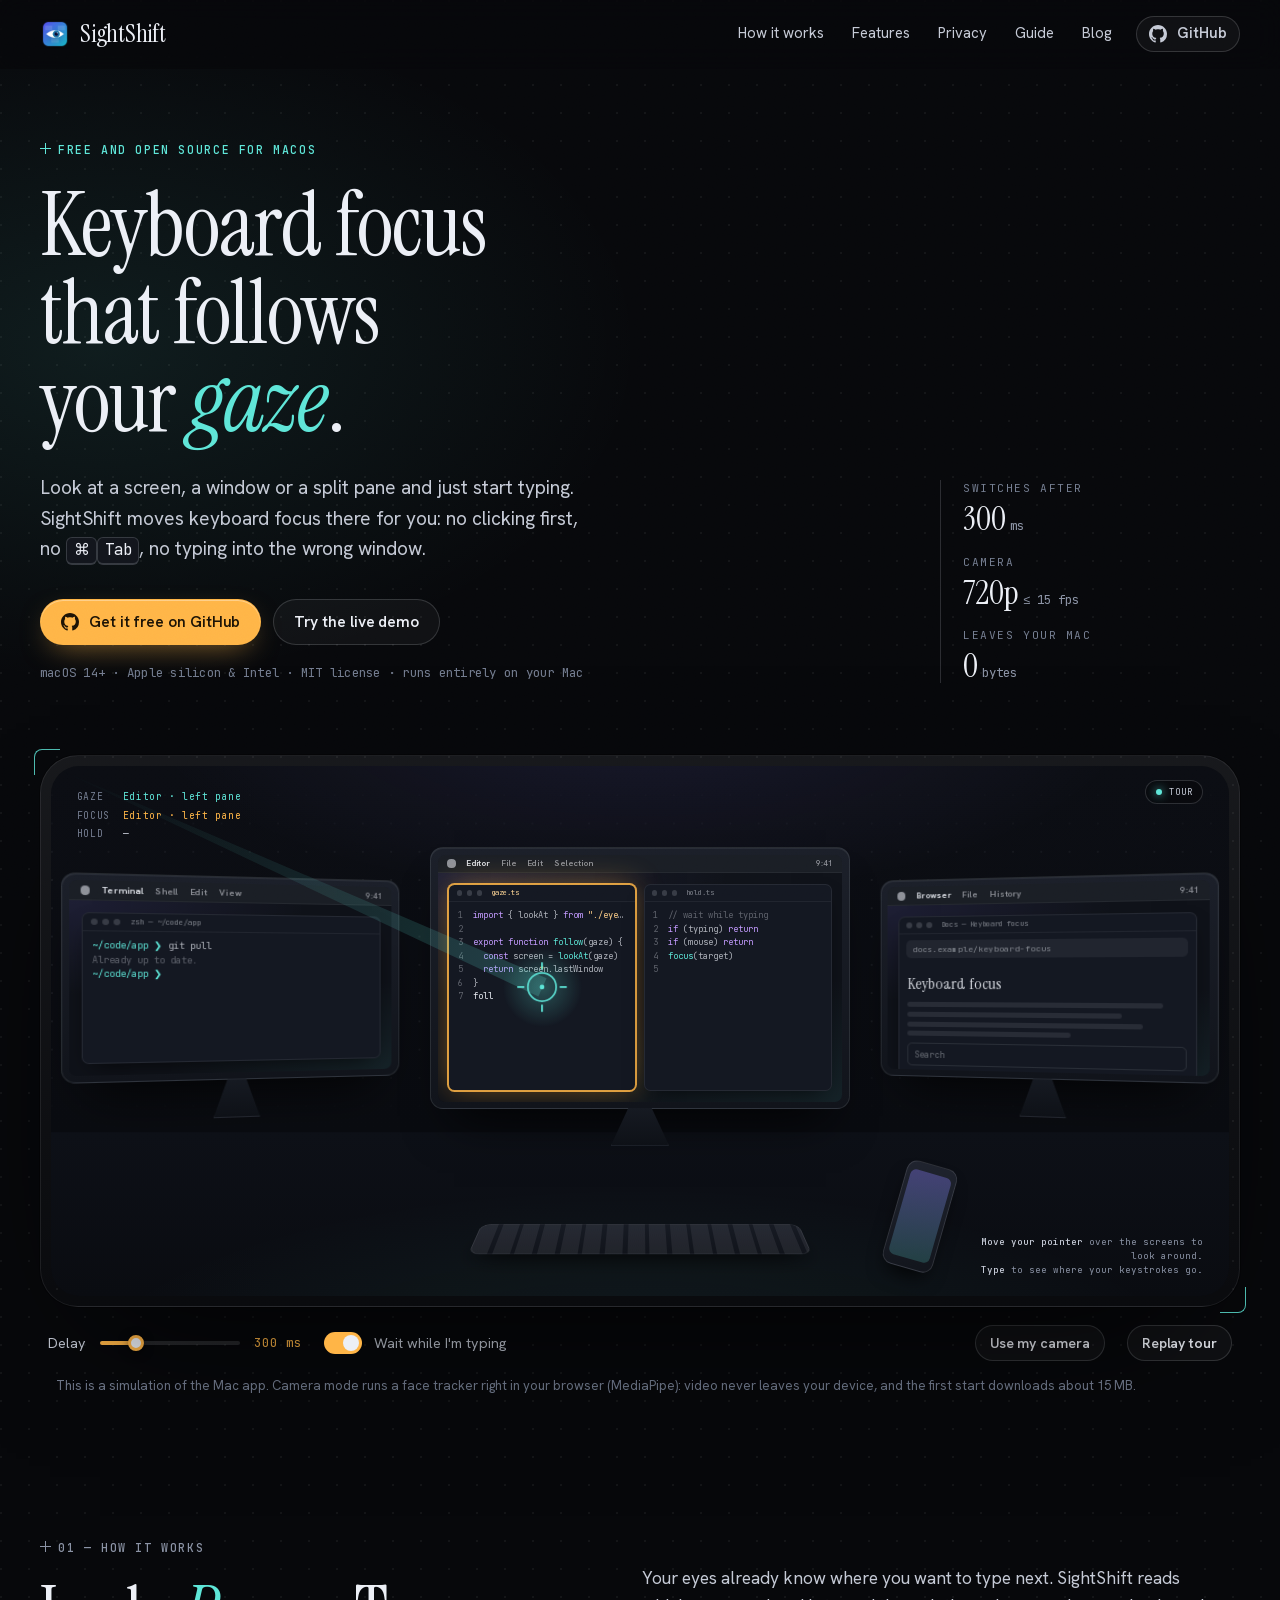
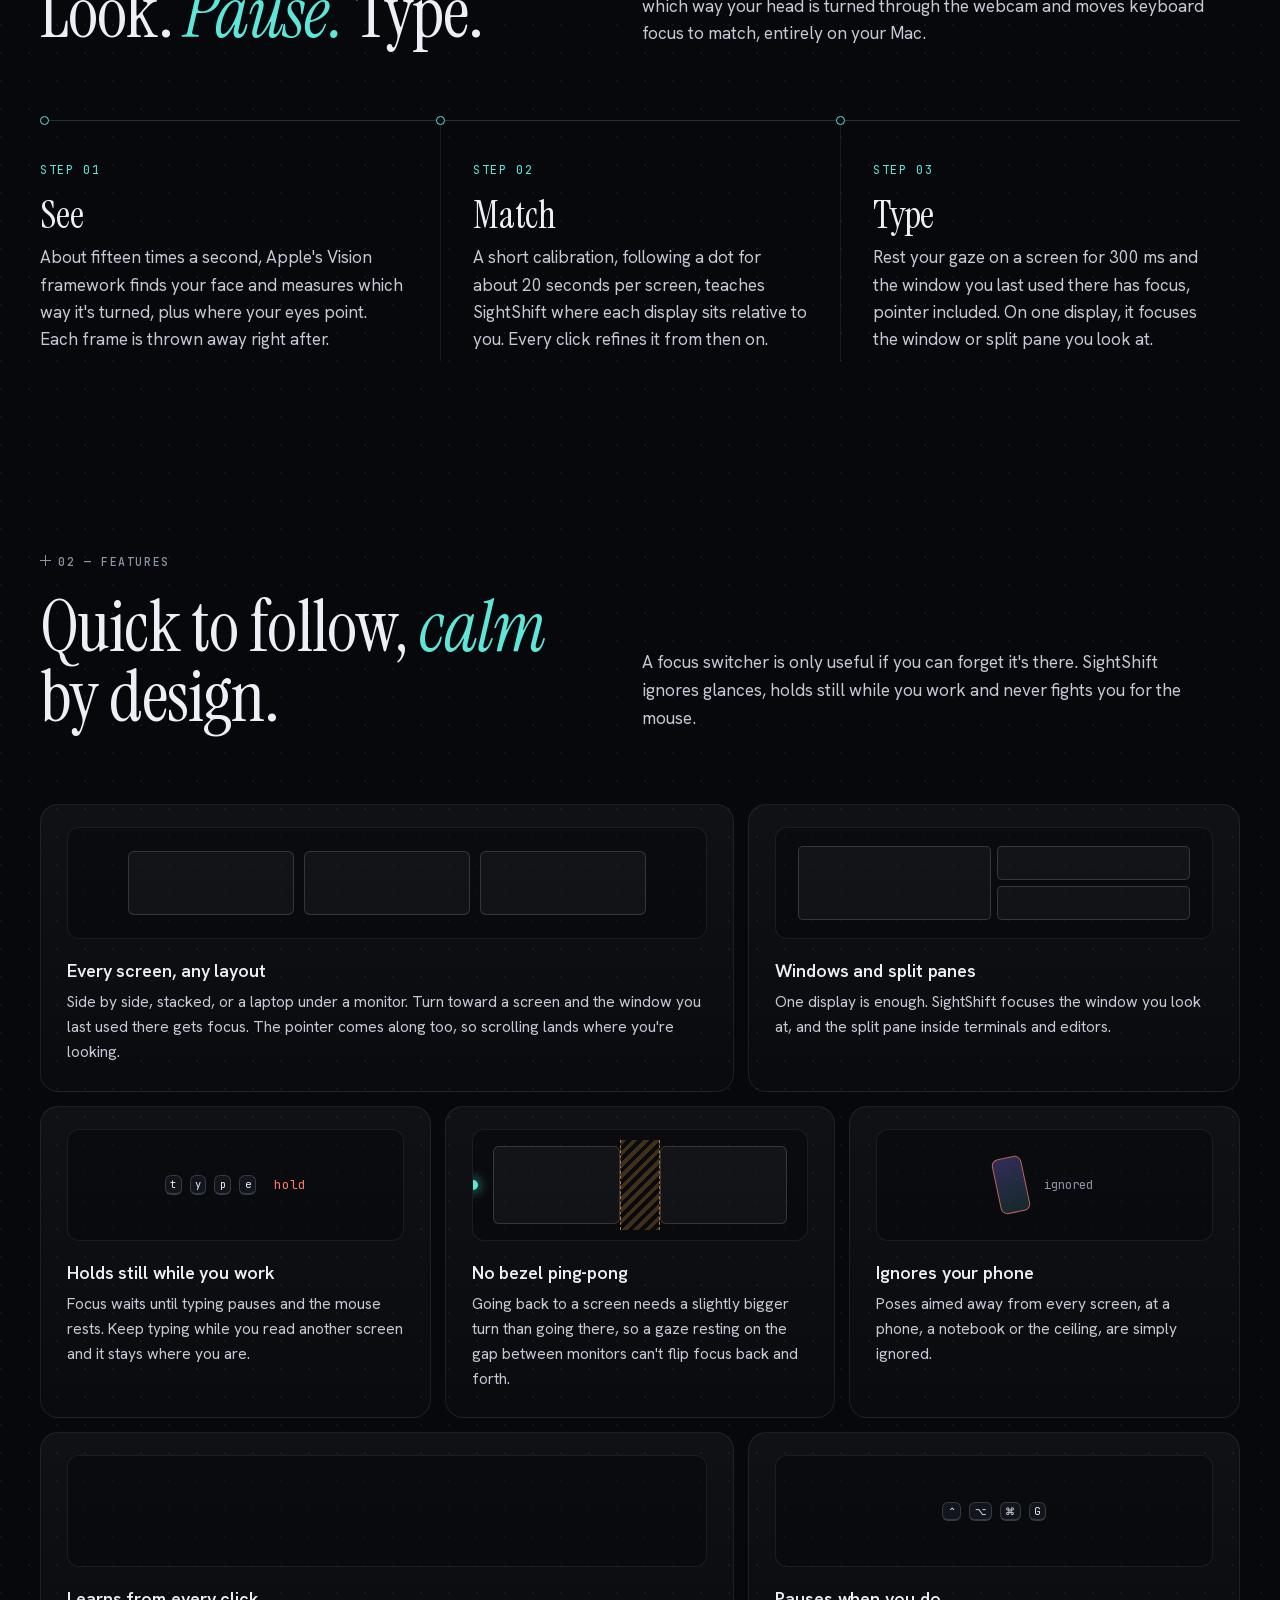
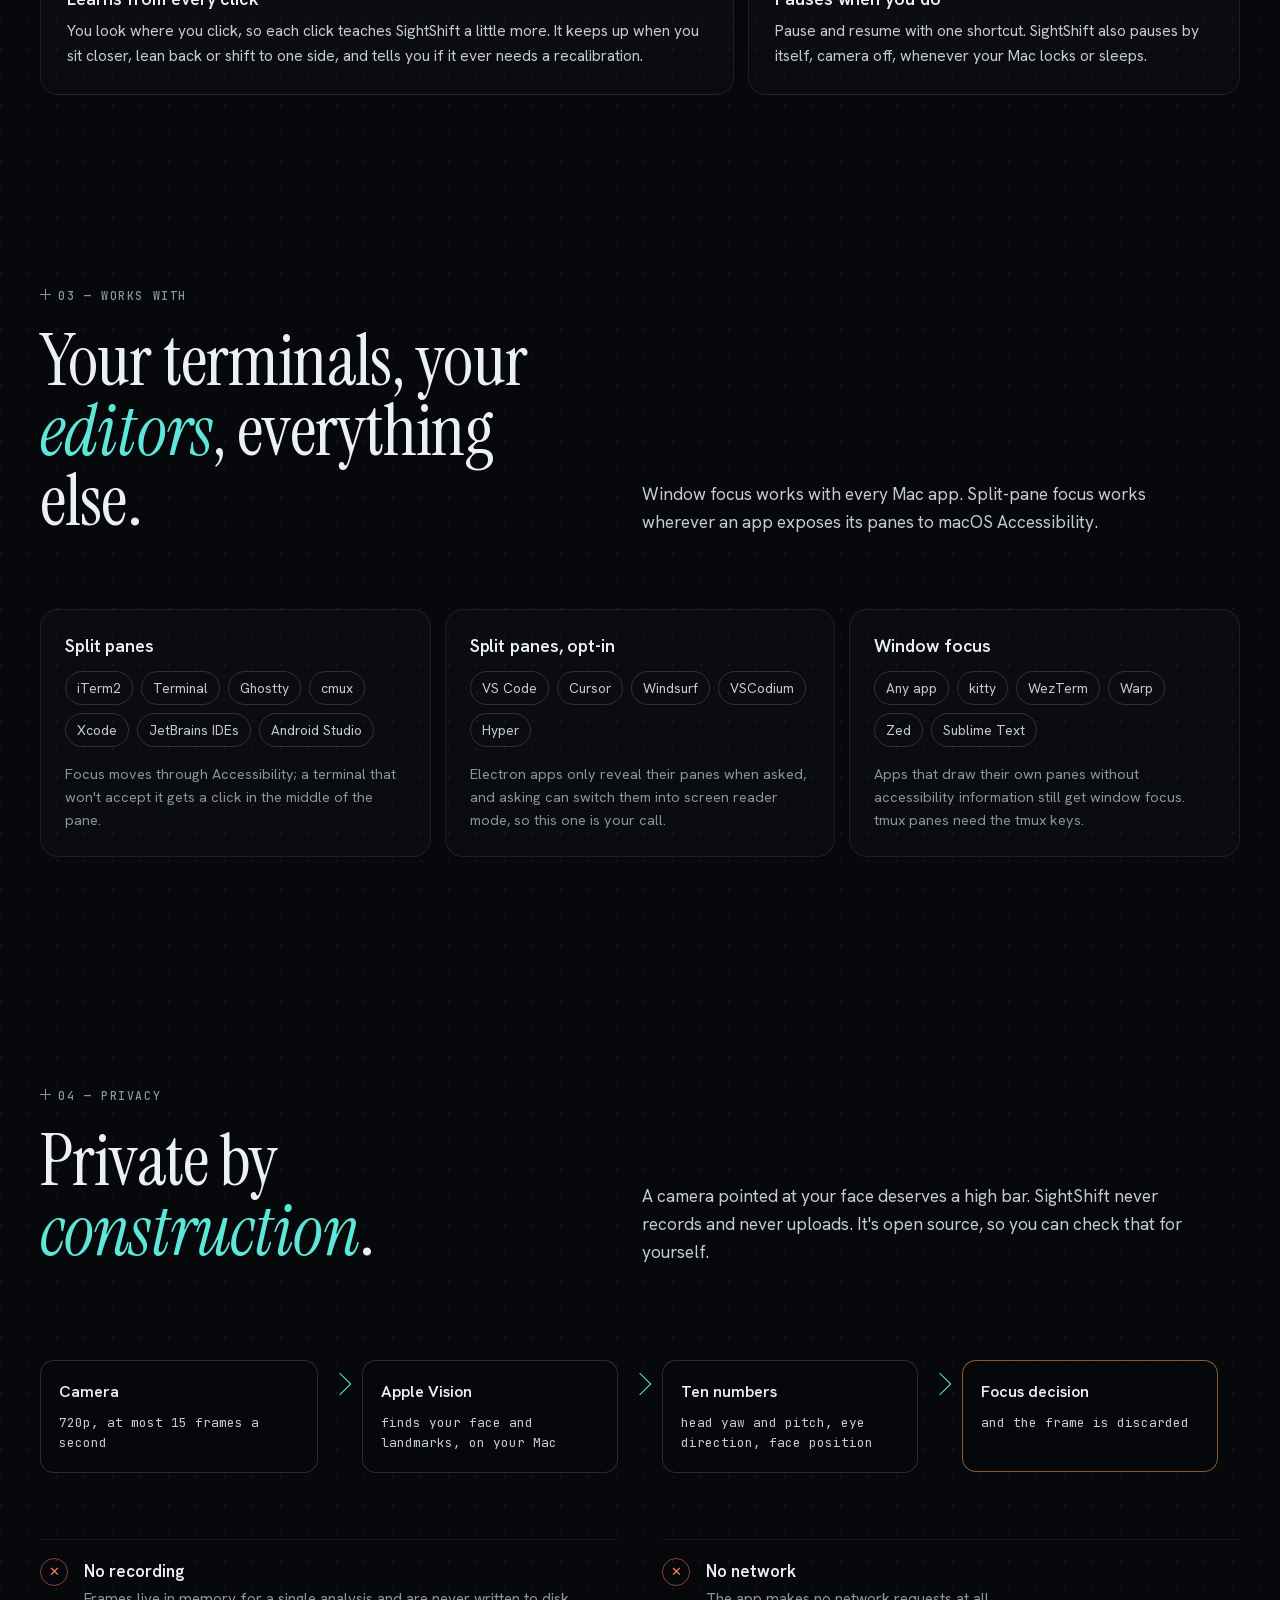
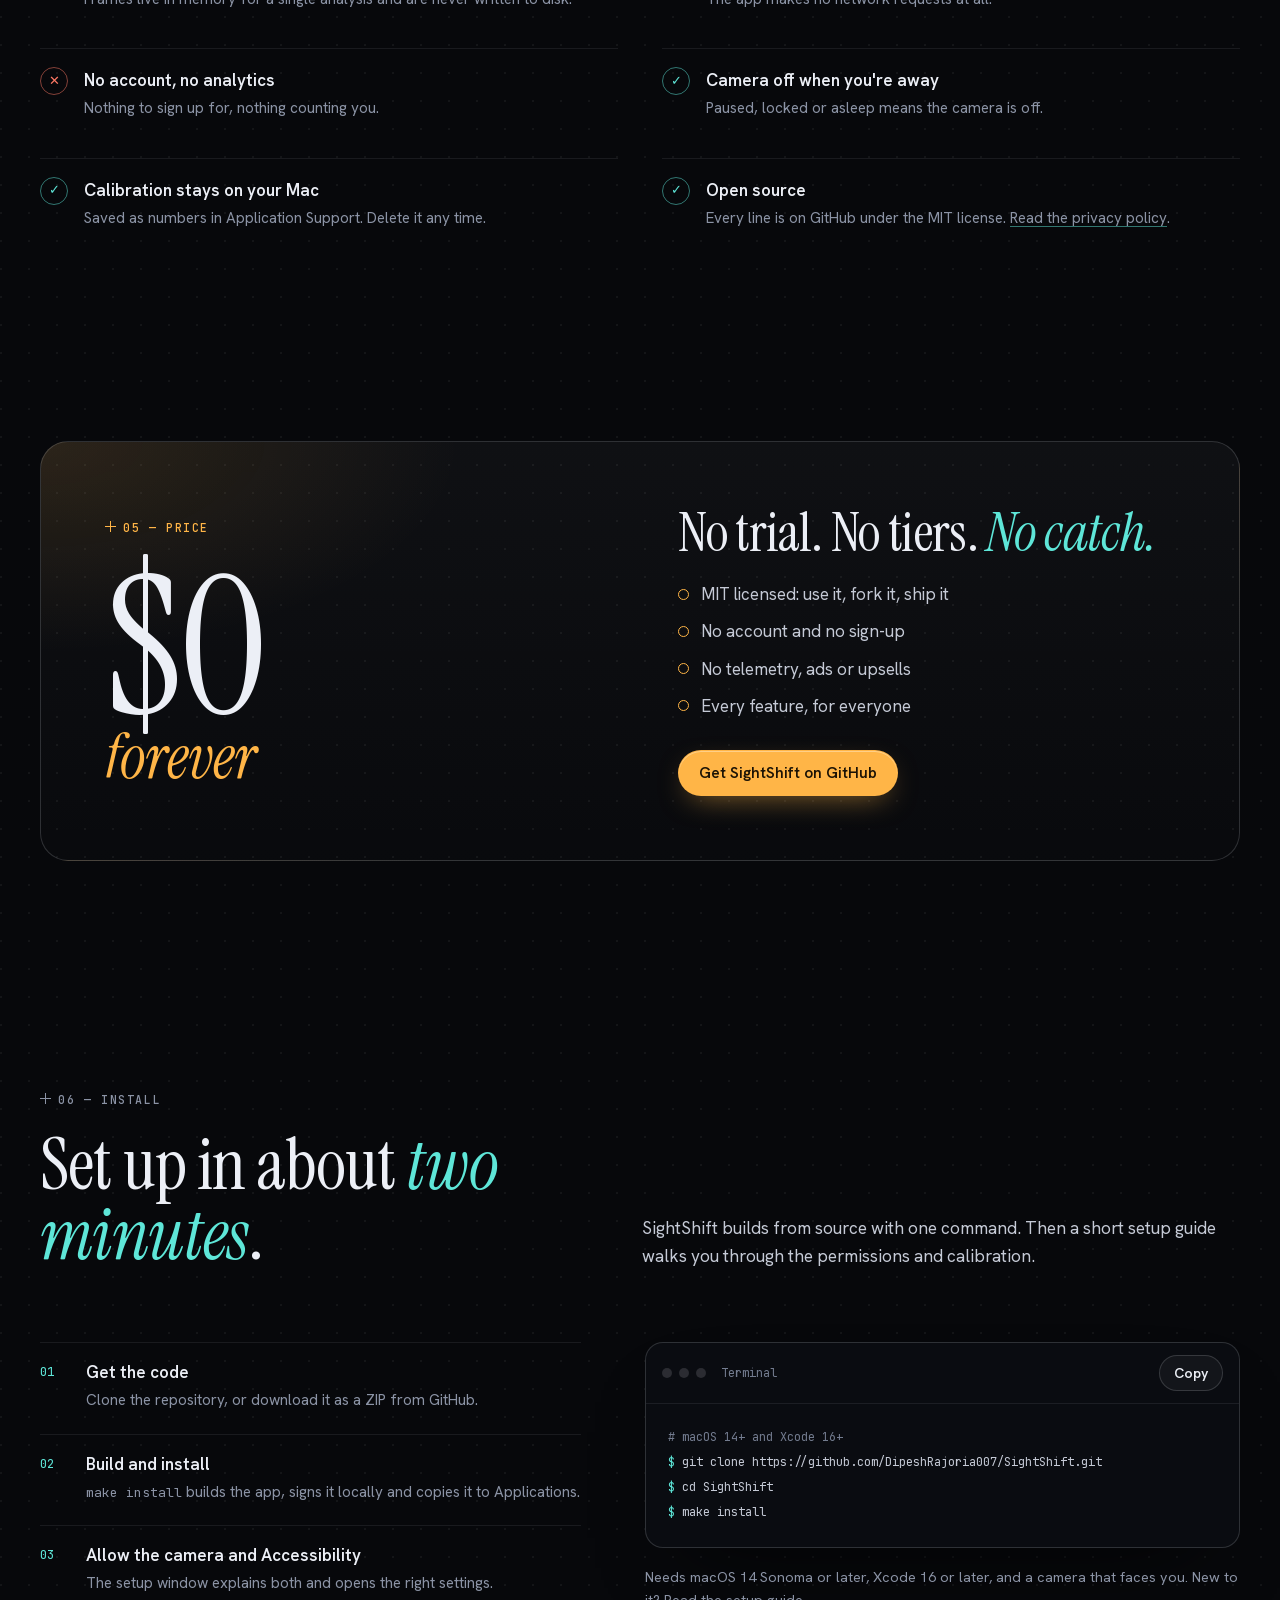
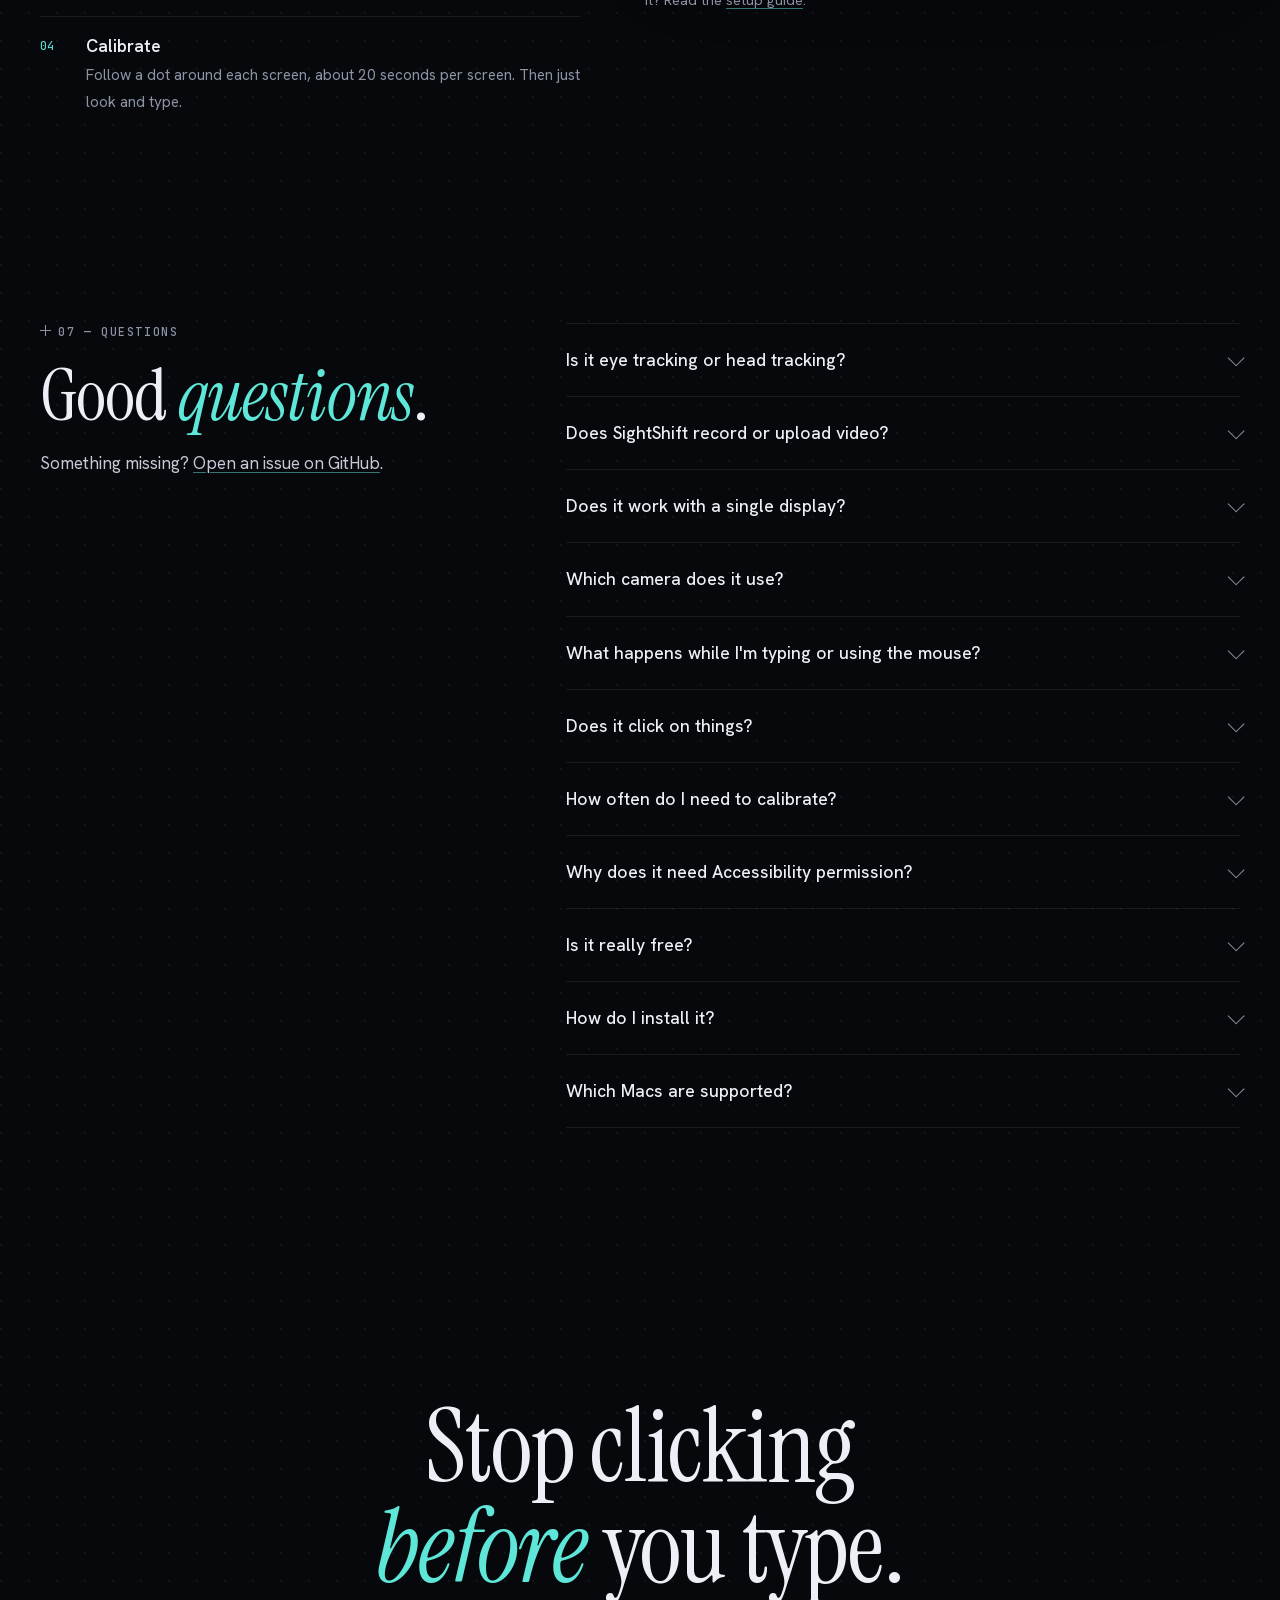
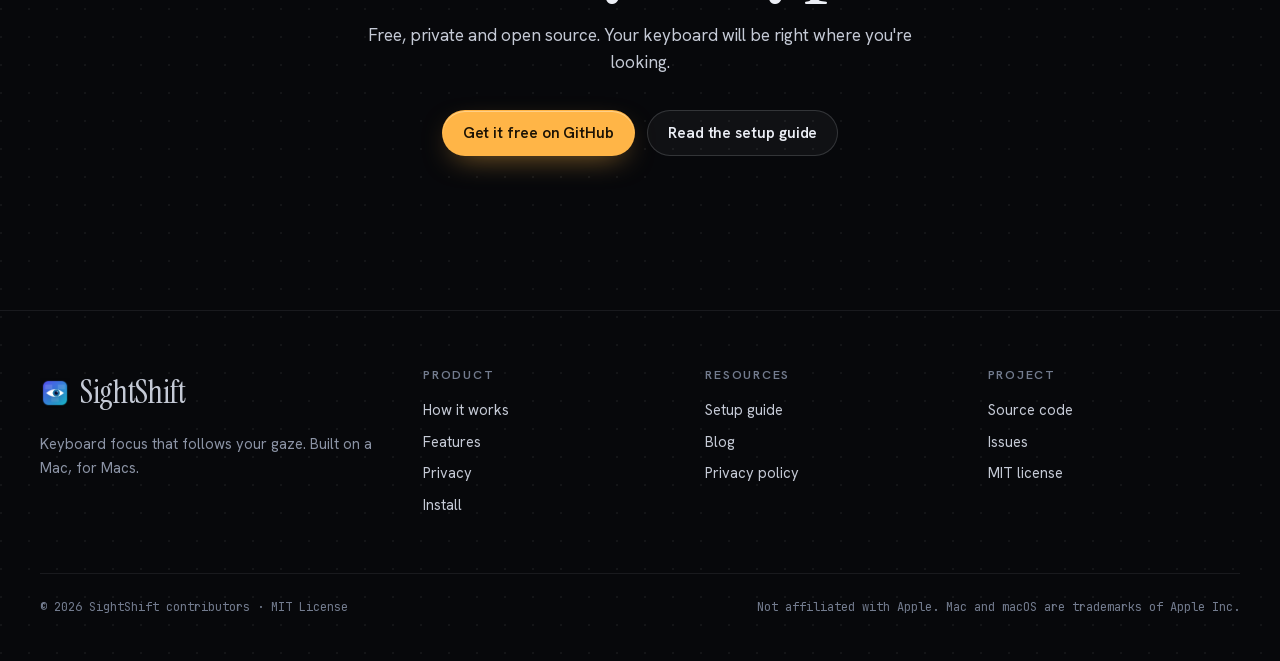
<file: website/index.html>
<!doctype html>
<html lang="en">
<head>
<meta charset="utf-8">
<meta name="viewport" content="width=device-width, initial-scale=1">
<title>SightShift: keyboard focus that follows your gaze on Mac</title>
<meta name="description" content="Free, open-source Mac app that moves keyboard focus to the screen, window or split pane you look at. On-device head tracking: no clicking, nothing uploaded.">
<link rel="canonical" href="https://dipeshrajoria007.github.io/SightShift/">
<meta name="theme-color" content="#07080b">
<meta name="color-scheme" content="dark">
<meta name="author" content="Dipesh Rajoria">
<meta property="og:type" content="website">
<meta property="og:site_name" content="SightShift">
<meta property="og:title" content="SightShift: keyboard focus that follows your gaze">
<meta property="og:description" content="Look at a screen, window or split pane and start typing. Free, open-source head tracking for multi-monitor Macs, entirely on-device.">
<meta property="og:url" content="https://dipeshrajoria007.github.io/SightShift/">
<meta property="og:image" content="https://dipeshrajoria007.github.io/SightShift/assets/img/og-image.png">
<meta property="og:image:width" content="1200">
<meta property="og:image:height" content="630">
<meta property="og:image:alt" content="SightShift: keyboard focus that follows your gaze. Three screens, with focus on the one being looked at.">
<meta name="twitter:card" content="summary_large_image">
<meta name="twitter:title" content="SightShift: keyboard focus that follows your gaze">
<meta name="twitter:description" content="Free, open-source Mac app: look at a screen, window or split pane and start typing.">
<meta name="twitter:image" content="https://dipeshrajoria007.github.io/SightShift/assets/img/og-image.png">
<link rel="icon" type="image/png" sizes="32x32" href="assets/img/favicon-32.png">
<link rel="icon" type="image/png" sizes="64x64" href="assets/img/favicon-64.png">
<link rel="apple-touch-icon" href="assets/img/apple-touch-icon.png">
<link rel="manifest" href="site.webmanifest">
<link rel="preload" href="assets/fonts/instrument-serif.woff2" as="font" type="font/woff2" crossorigin>
<link rel="preload" href="assets/fonts/hanken-grotesk.woff2" as="font" type="font/woff2" crossorigin>
<link rel="stylesheet" href="assets/css/site.css">
<script>document.documentElement.classList.add("js")</script>
<script type="application/ld+json">
{
  "@context": "https://schema.org",
  "@graph": [
    {
      "@type": "SoftwareApplication",
      "@id": "https://dipeshrajoria007.github.io/SightShift/#app",
      "name": "SightShift",
      "description": "A free, open-source macOS menu bar app that moves keyboard focus to the screen, window or split pane you're looking at, using on-device head tracking.",
      "applicationCategory": "UtilitiesApplication",
      "operatingSystem": "macOS 14 or later",
      "softwareVersion": "0.1.0",
      "url": "https://dipeshrajoria007.github.io/SightShift/",
      "image": "https://dipeshrajoria007.github.io/SightShift/assets/img/icon-512.png",
      "screenshot": "https://dipeshrajoria007.github.io/SightShift/assets/img/og-image.png",
      "license": "https://opensource.org/licenses/MIT",
      "isAccessibleForFree": true,
      "offers": { "@type": "Offer", "price": "0", "priceCurrency": "USD" },
      "featureList": [
        "Moves keyboard focus to the screen you face",
        "Focuses the window or split pane you look at",
        "Holds focus while you type or use the mouse",
        "Hysteresis so looking at a bezel doesn't flip focus",
        "Ignores poses aimed away from every screen",
        "Learns from your clicks",
        "Runs entirely on-device with Apple's Vision framework"
      ],
      "author": { "@type": "Person", "name": "Dipesh Rajoria", "url": "https://github.com/DipeshRajoria007" },
      "sameAs": ["https://github.com/DipeshRajoria007/SightShift"]
    },
    {
      "@type": "WebSite",
      "@id": "https://dipeshrajoria007.github.io/SightShift/#website",
      "url": "https://dipeshrajoria007.github.io/SightShift/",
      "name": "SightShift",
      "inLanguage": "en"
    },
    {
      "@type": "FAQPage",
      "mainEntity": [
        { "@type": "Question", "name": "Is SightShift eye tracking or head tracking?", "acceptedAnswer": { "@type": "Answer", "text": "Mostly head tracking. Switching screens relies on which way your head is turned, which an ordinary webcam measures reliably. Eye direction adds finer detail for picking a window or split pane on the same screen." } },
        { "@type": "Question", "name": "Does SightShift record or upload video?", "acceptedAnswer": { "@type": "Answer", "text": "No. Frames are analysed in memory by Apple's Vision framework and discarded. The app makes no network requests, has no account and collects no analytics." } },
        { "@type": "Question", "name": "Does it work with a single display?", "acceptedAnswer": { "@type": "Answer", "text": "Yes. Switching screens needs two or more displays, but with one display SightShift focuses the window or split pane you look at." } },
        { "@type": "Question", "name": "Which camera does SightShift use?", "acceptedAnswer": { "@type": "Answer", "text": "The built-in camera by default. You can pick any other camera in Settings; use one that faces you directly." } },
        { "@type": "Question", "name": "What happens while I'm typing or using the mouse?", "acceptedAnswer": { "@type": "Answer", "text": "Focus holds still. It moves only once typing has paused (2 seconds by default) and the pointer has rested for 1.5 seconds. If you keep typing straight through a turn, SightShift assumes you're reading the other screen and stays put." } },
        { "@type": "Question", "name": "Does SightShift click on things?", "acceptedAnswer": { "@type": "Answer", "text": "Focus changes go through macOS Accessibility, so normally nothing is clicked. A few terminals don't let other apps focus a split pane; for those, SightShift clicks the middle of the pane after checking that nothing covers it. You can turn that off, and editors are never clicked." } },
        { "@type": "Question", "name": "How often do I need to calibrate?", "acceptedAnswer": { "@type": "Answer", "text": "Once per screen, about 20 seconds each, and again only after moving a monitor, the camera or your chair a lot. Your clicks keep refining the model in between." } },
        { "@type": "Question", "name": "Why does SightShift need Accessibility permission?", "acceptedAnswer": { "@type": "Answer", "text": "To move keyboard focus between windows and panes, and to notice when you're typing or using the mouse so it can hold still." } },
        { "@type": "Question", "name": "Is SightShift really free?", "acceptedAnswer": { "@type": "Answer", "text": "Yes. SightShift is open source under the MIT license, with no paid tier, trial or account." } },
        { "@type": "Question", "name": "How do I install SightShift?", "acceptedAnswer": { "@type": "Answer", "text": "Build it from source with one command: clone the repository from GitHub and run make install. You need macOS 14 or later and Xcode 16 or later." } },
        { "@type": "Question", "name": "Which Macs are supported?", "acceptedAnswer": { "@type": "Answer", "text": "macOS 14 Sonoma or later, on Apple silicon and Intel Macs." } }
      ]
    }
  ]
}
</script>
</head>
<body>
<a class="skip-link" href="#main">Skip to content</a>

<header class="site-header" data-header>
  <div class="container">
    <a class="brand" href="./" aria-label="SightShift home"><img src="assets/img/icon-64.png" alt="" width="30" height="30">SightShift</a>
    <button class="nav-toggle" type="button" aria-expanded="false" aria-controls="site-nav" data-nav-toggle><span></span><span class="visually-hidden">Menu</span></button>
    <nav class="nav" id="site-nav" aria-label="Main">
      <a href="#how">How it works</a>
      <a href="#features">Features</a>
      <a href="#privacy">Privacy</a>
      <a href="guide/">Guide</a>
      <a href="blog/">Blog</a>
      <a class="btn btn--ghost btn--small" href="https://github.com/DipeshRajoria007/SightShift">
        <svg viewBox="0 0 16 16" aria-hidden="true"><path fill="currentColor" d="M8 0C3.58 0 0 3.58 0 8c0 3.54 2.29 6.53 5.47 7.59.4.07.55-.17.55-.38 0-.19-.01-.82-.01-1.49-2.01.37-2.53-.49-2.69-.94-.09-.23-.48-.94-.82-1.13-.28-.15-.68-.52-.01-.53.63-.01 1.08.58 1.23.82.72 1.21 1.87.87 2.33.66.07-.52.28-.87.51-1.07-1.78-.2-3.64-.89-3.64-3.95 0-.87.31-1.59.82-2.15-.08-.2-.36-1.02.08-2.12 0 0 .67-.21 2.2.82.64-.18 1.32-.27 2-.27.68 0 1.36.09 2 .27 1.53-1.04 2.2-.82 2.2-.82.44 1.1.16 1.92.08 2.12.51.56.82 1.27.82 2.15 0 3.07-1.87 3.75-3.65 3.95.29.25.54.73.54 1.48 0 1.07-.01 1.93-.01 2.2 0 .21.15.46.55.38A8.013 8.013 0 0016 8c0-4.42-3.58-8-8-8z"/></svg>
        GitHub
      </a>
    </nav>
  </div>
</header>

<main id="main">
  <section class="hero">
    <div class="container">
      <div class="hero__top">
        <div>
          <p class="label label--gaze"><span class="mark" aria-hidden="true"></span>Free and open source for macOS</p>
          <h1 style="margin-top:22px"><span class="hero__title-line">Keyboard focus</span> <span class="hero__title-line">that follows</span> <span class="hero__title-line">your <em>gaze</em>.</span></h1>
          <p class="hero__lede">Look at a screen, a window or a split pane and just start typing. SightShift moves keyboard focus there for you: no clicking first, no <span class="nowrap"><kbd>⌘</kbd><kbd>Tab</kbd></span>, no typing into the wrong window.</p>
          <div class="hero__actions">
            <a class="btn btn--primary" href="https://github.com/DipeshRajoria007/SightShift">
              <svg viewBox="0 0 16 16" aria-hidden="true"><path fill="currentColor" d="M8 0C3.58 0 0 3.58 0 8c0 3.54 2.29 6.53 5.47 7.59.4.07.55-.17.55-.38 0-.19-.01-.82-.01-1.49-2.01.37-2.53-.49-2.69-.94-.09-.23-.48-.94-.82-1.13-.28-.15-.68-.52-.01-.53.63-.01 1.08.58 1.23.82.72 1.21 1.87.87 2.33.66.07-.52.28-.87.51-1.07-1.78-.2-3.64-.89-3.64-3.95 0-.87.31-1.59.82-2.15-.08-.2-.36-1.02.08-2.12 0 0 .67-.21 2.2.82.64-.18 1.32-.27 2-.27.68 0 1.36.09 2 .27 1.53-1.04 2.2-.82 2.2-.82.44 1.1.16 1.92.08 2.12.51.56.82 1.27.82 2.15 0 3.07-1.87 3.75-3.65 3.95.29.25.54.73.54 1.48 0 1.07-.01 1.93-.01 2.2 0 .21.15.46.55.38A8.013 8.013 0 0016 8c0-4.42-3.58-8-8-8z"/></svg>
              Get it free on GitHub
            </a>
            <a class="btn btn--ghost" href="#demo">Try the live demo</a>
          </div>
          <p class="hero__meta">macOS 14+ · Apple silicon &amp; Intel · MIT license · runs entirely on your Mac</p>
        </div>
        <dl class="specs" aria-label="At a glance">
          <div class="spec"><dt>Switches after</dt><dd>300<small>ms</small></dd></div>
          <div class="spec"><dt>Camera</dt><dd>720p<small>≤ 15 fps</small></dd></div>
          <div class="spec"><dt>Leaves your Mac</dt><dd>0<small>bytes</small></dd></div>
        </dl>
      </div>

      <section class="demo" id="demo" aria-labelledby="demo-title">
        <h2 id="demo-title" class="visually-hidden">Interactive demo</h2>
        <div class="stage-frame">
          <div class="stage" data-demo tabindex="0" role="application" aria-roledescription="interactive demo" aria-label="SightShift demo: three screens on a desk. Move the pointer over a screen, or press the left and right arrow keys, to look at it. Type to send keystrokes to the focused window." aria-describedby="demo-help">
            <div class="stage__wall"></div>
            <div class="rig" aria-hidden="true">
              <div class="monitor monitor--left">
                <div class="screen">
                  <div class="menubar"><i class="apple"></i><b>Terminal</b><span>Shell</span><span>Edit</span><span>View</span><span class="clock">9:41</span></div>
                  <div class="desktop">
                    <div class="target" data-target="terminal" data-name="Terminal">
                      <div class="target__bar"><i></i><i></i><i></i><span>zsh — ~/code/app</span></div>
                      <div class="target__body" data-body>
                        <div class="ln"><span class="prompt">~/code/app ❯</span> git pull</div>
                        <div class="ln dim">Already up to date.</div>
                        <div class="ln"><span class="prompt">~/code/app ❯</span> <span class="typed" data-typed></span><span class="caret"></span></div>
                      </div>
                    </div>
                  </div>
                </div>
              </div>
              <div class="monitor monitor--center">
                <div class="screen">
                  <div class="menubar"><i class="apple"></i><b>Editor</b><span>File</span><span>Edit</span><span>Selection</span><span class="clock">9:41</span></div>
                  <div class="desktop">
                    <div class="target" data-target="editor-left" data-name="Editor · left pane">
                      <div class="target__bar"><i></i><i></i><i></i><span>gaze.ts</span></div>
                      <div class="target__body" data-body>
                        <div class="ln"><span class="dim">1 </span> <span class="kw">import</span> { lookAt } <span class="kw">from</span> <span class="str">"./eyes"</span></div>
                        <div class="ln"><span class="dim">2 </span></div>
                        <div class="ln"><span class="dim">3 </span> <span class="kw">export function</span> <span class="fn">follow</span>(gaze) {</div>
                        <div class="ln"><span class="dim">4 </span>   <span class="kw">const</span> screen = <span class="fn">lookAt</span>(gaze)</div>
                        <div class="ln"><span class="dim">5 </span>   <span class="kw">return</span> screen.lastWindow</div>
                        <div class="ln"><span class="dim">6 </span> }</div>
                        <div class="ln"><span class="dim">7 </span> <span class="typed" data-typed></span><span class="caret"></span></div>
                      </div>
                    </div>
                    <div class="target" data-target="editor-right" data-name="Editor · right pane">
                      <div class="target__bar"><i></i><i></i><i></i><span>hold.ts</span></div>
                      <div class="target__body" data-body>
                        <div class="ln"><span class="dim">1 </span> <span class="dim">// wait while typing</span></div>
                        <div class="ln"><span class="dim">2 </span> <span class="kw">if</span> (typing) <span class="kw">return</span></div>
                        <div class="ln"><span class="dim">3 </span> <span class="kw">if</span> (mouse) <span class="kw">return</span></div>
                        <div class="ln"><span class="dim">4 </span> <span class="fn">focus</span>(target)</div>
                        <div class="ln"><span class="dim">5 </span> <span class="typed" data-typed></span><span class="caret"></span></div>
                      </div>
                    </div>
                  </div>
                </div>
              </div>
              <div class="monitor monitor--right">
                <div class="screen">
                  <div class="menubar"><i class="apple"></i><b>Browser</b><span>File</span><span>History</span><span class="clock">9:41</span></div>
                  <div class="desktop">
                    <div class="target" data-target="docs" data-name="Docs">
                      <div class="target__bar"><i></i><i></i><i></i><span>Docs — Keyboard focus</span></div>
                      <div class="urlbar">docs.example/keyboard-focus</div>
                      <div class="target__body" data-body>
                        <div class="doc-title">Keyboard focus</div>
                        <span class="skeleton" style="width:92%"></span>
                        <span class="skeleton" style="width:78%"></span>
                        <span class="skeleton" style="width:85%"></span>
                        <span class="skeleton" style="width:60%"></span>
                        <div class="searchbox">Search <span class="typed" data-typed></span><span class="caret"></span></div>
                      </div>
                    </div>
                  </div>
                </div>
              </div>
            </div>
            <div class="desk" aria-hidden="true"><div class="keyboard" data-keyboard></div><div class="phone" data-away></div></div>
            <svg class="beam" data-beam aria-hidden="true">
              <defs>
                <linearGradient id="beam-gradient" gradientUnits="userSpaceOnUse" data-beam-gradient>
                  <stop offset="0" stop-color="#5ee6d8" stop-opacity="0"/>
                  <stop offset="1" stop-color="#5ee6d8" stop-opacity="0.2"/>
                </linearGradient>
                <radialGradient id="beam-glow">
                  <stop offset="0" stop-color="#5ee6d8" stop-opacity="0.28"/>
                  <stop offset="1" stop-color="#5ee6d8" stop-opacity="0"/>
                </radialGradient>
              </defs>
              <path data-beam-path fill="url(#beam-gradient)"/>
              <circle data-beam-glow r="60" fill="url(#beam-glow)"/>
            </svg>
            <div class="reticle" data-reticle aria-hidden="true">
              <svg viewBox="0 0 44 44">
                <circle class="ring" cx="22" cy="22" r="12"/>
                <circle class="dwell" cx="22" cy="22" r="16.5" pathLength="100" stroke-dasharray="0 100" data-dwell/>
                <line class="tick" x1="22" y1="1" x2="22" y2="7"/>
                <line class="tick" x1="22" y1="37" x2="22" y2="43"/>
                <line class="tick" x1="1" y1="22" x2="7" y2="22"/>
                <line class="tick" x1="37" y1="22" x2="43" y2="22"/>
                <circle class="dot" cx="22" cy="22" r="2"/>
              </svg>
            </div>
            <dl class="hud" aria-hidden="true">
              <dt>GAZE</dt><dd class="gaze" data-hud-gaze>—</dd>
              <dt>FOCUS</dt><dd class="focus" data-hud-focus>—</dd>
              <dt>HOLD</dt><dd data-hud-hold>—</dd>
            </dl>
            <div class="mode" data-mode aria-hidden="true">Tour</div>
            <ol class="log" data-log aria-live="off"></ol>
            <p class="hint" data-hint aria-hidden="true"><b>Move your pointer</b> over the screens to look around.<br><b>Type</b> to see where your keystrokes go.</p>
            <div class="cam" data-cam aria-hidden="true"><video data-video playsinline muted></video><span>On-device · not recorded</span></div>
            <div class="calib-dot" data-calib-dot aria-hidden="true"></div>
            <div class="prompt-card" data-prompt role="status"></div>
          </div>
        </div>
        <div class="controls">
          <label class="control">Delay
            <input type="range" min="100" max="1000" step="50" value="300" data-delay aria-label="Delay before focus moves, in milliseconds">
            <output data-delay-out>300 ms</output>
          </label>
          <label class="control"><span class="switch"><input type="checkbox" checked data-typing-guard><span></span></span>Wait while I'm typing</label>
          <span class="spacer"></span>
          <button class="btn btn--ghost btn--small" type="button" data-camera>Use my camera</button>
          <button class="btn btn--ghost btn--small" type="button" data-replay>Replay tour</button>
          <p class="camera-note" id="demo-help" data-camera-note>This is a simulation of the Mac app. Camera mode runs a face tracker right in your browser (MediaPipe): video never leaves your device, and the first start downloads about 15 MB.</p>
        </div>
      </section>
    </div>
  </section>

  <section class="section" id="how">
    <div class="container">
      <div class="section__head reveal">
        <div>
          <span class="label section__index"><span class="mark" aria-hidden="true"></span>01 — How it works</span>
          <h2>Look. <em>Pause.</em> Type.</h2>
        </div>
        <p>Your eyes already know where you want to type next. SightShift reads which way your head is turned through the webcam and moves keyboard focus to match, entirely on your Mac.</p>
      </div>
      <div class="steps reveal-stagger">
        <div class="step">
          <span class="step__num">STEP 01</span>
          <h3>See</h3>
          <p>About fifteen times a second, Apple's Vision framework finds your face and measures which way it's turned, plus where your eyes point. Each frame is thrown away right after.</p>
        </div>
        <div class="step">
          <span class="step__num">STEP 02</span>
          <h3>Match</h3>
          <p>A short calibration, following a dot for about 20 seconds per screen, teaches SightShift where each display sits relative to you. Every click refines it from then on.</p>
        </div>
        <div class="step">
          <span class="step__num">STEP 03</span>
          <h3>Type</h3>
          <p>Rest your gaze on a screen for 300 ms and the window you last used there has focus, pointer included. On one display, it focuses the window or split pane you look at.</p>
        </div>
      </div>
    </div>
  </section>

  <section class="section section--tight" id="features">
    <div class="container">
      <div class="section__head reveal">
        <div>
          <span class="label section__index"><span class="mark" aria-hidden="true"></span>02 — Features</span>
          <h2>Quick to follow, <em>calm</em> by design.</h2>
        </div>
        <p>A focus switcher is only useful if you can forget it's there. SightShift ignores glances, holds still while you work and never fights you for the mouse.</p>
      </div>
      <div class="bento reveal-stagger">
        <article class="card card--wide">
          <div class="viz" aria-hidden="true"><div class="viz-screens"><i></i><i></i><i></i></div></div>
          <h3>Every screen, any layout</h3>
          <p>Side by side, stacked, or a laptop under a monitor. Turn toward a screen and the window you last used there gets focus. The pointer comes along too, so scrolling lands where you're looking.</p>
        </article>
        <article class="card card--mid">
          <div class="viz" aria-hidden="true"><div class="viz-panes"><i></i><i></i><i></i></div></div>
          <h3>Windows and split panes</h3>
          <p>One display is enough. SightShift focuses the window you look at, and the split pane inside terminals and editors.</p>
        </article>
        <article class="card">
          <div class="viz" aria-hidden="true"><div class="viz-typing"><kbd>t</kbd><kbd>y</kbd><kbd>p</kbd><kbd>e</kbd><em>hold</em></div></div>
          <h3>Holds still while you work</h3>
          <p>Focus waits until typing pauses and the mouse rests. Keep typing while you read another screen and it stays where you are.</p>
        </article>
        <article class="card">
          <div class="viz" aria-hidden="true"><div class="viz-band"><b></b><s></s></div></div>
          <h3>No bezel ping-pong</h3>
          <p>Going back to a screen needs a slightly bigger turn than going there, so a gaze resting on the gap between monitors can't flip focus back and forth.</p>
        </article>
        <article class="card">
          <div class="viz" aria-hidden="true"><div class="viz-phone"><i></i>ignored</div></div>
          <h3>Ignores your phone</h3>
          <p>Poses aimed away from every screen, at a phone, a notebook or the ceiling, are simply ignored.</p>
        </article>
        <article class="card card--wide">
          <div class="viz" aria-hidden="true"><div class="viz-clicks"><i></i><i></i><i></i><i></i><i></i></div></div>
          <h3>Learns from every click</h3>
          <p>You look where you click, so each click teaches SightShift a little more. It keeps up when you sit closer, lean back or shift to one side, and tells you if it ever needs a recalibration.</p>
        </article>
        <article class="card card--mid">
          <div class="viz" aria-hidden="true"><div class="viz-typing"><kbd>⌃</kbd><kbd>⌥</kbd><kbd>⌘</kbd><kbd>G</kbd></div></div>
          <h3>Pauses when you do</h3>
          <p>Pause and resume with one shortcut. SightShift also pauses by itself, camera off, whenever your Mac locks or sleeps.</p>
        </article>
      </div>
    </div>
  </section>

  <section class="section section--tight" id="apps">
    <div class="container">
      <div class="section__head reveal">
        <div>
          <span class="label section__index"><span class="mark" aria-hidden="true"></span>03 — Works with</span>
          <h2>Your terminals, your <em>editors</em>, everything else.</h2>
        </div>
        <p>Window focus works with every Mac app. Split-pane focus works wherever an app exposes its panes to macOS Accessibility.</p>
      </div>
      <div class="apps reveal-stagger">
        <div class="apps__group">
          <h3>Split panes</h3>
          <ul class="chips"><li>iTerm2</li><li>Terminal</li><li>Ghostty</li><li>cmux</li><li>Xcode</li><li>JetBrains IDEs</li><li>Android Studio</li></ul>
          <p>Focus moves through Accessibility; a terminal that won't accept it gets a click in the middle of the pane.</p>
        </div>
        <div class="apps__group">
          <h3>Split panes, opt-in</h3>
          <ul class="chips"><li>VS Code</li><li>Cursor</li><li>Windsurf</li><li>VSCodium</li><li>Hyper</li></ul>
          <p>Electron apps only reveal their panes when asked, and asking can switch them into screen reader mode, so this one is your call.</p>
        </div>
        <div class="apps__group">
          <h3>Window focus</h3>
          <ul class="chips"><li>Any app</li><li>kitty</li><li>WezTerm</li><li>Warp</li><li>Zed</li><li>Sublime Text</li></ul>
          <p>Apps that draw their own panes without accessibility information still get window focus. tmux panes need the tmux keys.</p>
        </div>
      </div>
    </div>
  </section>

  <section class="section" id="privacy">
    <div class="container">
      <div class="section__head reveal">
        <div>
          <span class="label section__index"><span class="mark" aria-hidden="true"></span>04 — Privacy</span>
          <h2>Private by <em>construction</em>.</h2>
        </div>
        <p>A camera pointed at your face deserves a high bar. SightShift never records and never uploads. It's open source, so you can check that for yourself.</p>
      </div>
      <div class="pipeline reveal-stagger" aria-label="What happens to each camera frame">
        <div class="node"><div class="node__box"><b>Camera</b>720p, at most 15 frames a second</div></div>
        <div class="node"><div class="node__box"><b>Apple Vision</b>finds your face and landmarks, on your Mac</div></div>
        <div class="node"><div class="node__box"><b>Ten numbers</b>head yaw and pitch, eye direction, face position</div></div>
        <div class="node node--end"><div class="node__box"><b>Focus decision</b>and the frame is discarded</div></div>
      </div>
      <ul class="promises reveal-stagger">
        <li><div><strong>No recording</strong><span>Frames live in memory for a single analysis and are never written to disk.</span></div></li>
        <li><div><strong>No network</strong><span>The app makes no network requests at all.</span></div></li>
        <li><div><strong>No account, no analytics</strong><span>Nothing to sign up for, nothing counting you.</span></div></li>
        <li class="yes"><div><strong>Camera off when you're away</strong><span>Paused, locked or asleep means the camera is off.</span></div></li>
        <li class="yes"><div><strong>Calibration stays on your Mac</strong><span>Saved as numbers in Application Support. Delete it any time.</span></div></li>
        <li class="yes"><div><strong>Open source</strong><span>Every line is on GitHub under the MIT license. <a href="privacy/">Read the privacy policy</a>.</span></div></li>
      </ul>
    </div>
  </section>

  <section class="section section--tight" id="free">
    <div class="container">
      <div class="price reveal">
        <div>
          <span class="label label--focus"><span class="mark" aria-hidden="true"></span>05 — Price</span>
          <p class="price__amount">$0<em>forever</em></p>
        </div>
        <div>
          <h2 style="font-size:clamp(2.2rem,4.4vw,3.4rem)">No trial. No tiers. <em>No catch.</em></h2>
          <ul>
            <li>MIT licensed: use it, fork it, ship it</li>
            <li>No account and no sign-up</li>
            <li>No telemetry, ads or upsells</li>
            <li>Every feature, for everyone</li>
          </ul>
          <a class="btn btn--primary" href="https://github.com/DipeshRajoria007/SightShift">Get SightShift on GitHub</a>
        </div>
      </div>
    </div>
  </section>

  <section class="section" id="install">
    <div class="container">
      <div class="section__head reveal">
        <div>
          <span class="label section__index"><span class="mark" aria-hidden="true"></span>06 — Install</span>
          <h2>Set up in about <em>two minutes</em>.</h2>
        </div>
        <p>SightShift builds from source with one command. Then a short setup guide walks you through the permissions and calibration.</p>
      </div>
      <div class="install">
        <ol class="reveal-stagger">
          <li><div><strong>Get the code</strong><span>Clone the repository, or download it as a ZIP from GitHub.</span></div></li>
          <li><div><strong>Build and install</strong><span><code>make install</code> builds the app, signs it locally and copies it to Applications.</span></div></li>
          <li><div><strong>Allow the camera and Accessibility</strong><span>The setup window explains both and opens the right settings.</span></div></li>
          <li><div><strong>Calibrate</strong><span>Follow a dot around each screen, about 20 seconds per screen. Then just look and type.</span></div></li>
        </ol>
        <div class="reveal">
          <div class="terminal">
            <div class="terminal__bar"><i></i><i></i><i></i><span>Terminal</span><button class="btn btn--ghost btn--small" type="button" data-copy="git clone https://github.com/DipeshRajoria007/SightShift.git&#10;cd SightShift&#10;make install">Copy</button></div>
<pre><code><span class="comment"># macOS 14+ and Xcode 16+</span>
<span class="prompt">$ </span>git clone https://github.com/DipeshRajoria007/SightShift.git
<span class="prompt">$ </span>cd SightShift
<span class="prompt">$ </span>make install</code></pre>
          </div>
          <p class="requirements">Needs macOS 14 Sonoma or later, Xcode 16 or later, and a camera that faces you. New to it? Read the <a href="guide/">setup guide</a>.</p>
        </div>
      </div>
    </div>
  </section>

  <section class="section section--tight" id="faq">
    <div class="container faq">
      <div class="faq__head reveal">
        <span class="label section__index"><span class="mark" aria-hidden="true"></span>07 — Questions</span>
        <h2>Good <em>questions</em>.</h2>
        <p>Something missing? <a href="https://github.com/DipeshRajoria007/SightShift/issues">Open an issue on GitHub</a>.</p>
      </div>
      <div class="reveal">
        <details>
          <summary>Is it eye tracking or head tracking?</summary>
          <div class="answer"><p>Mostly head tracking. Switching screens relies on which way your head is turned, which an ordinary webcam measures reliably. Eye direction adds finer detail for picking a window or split pane on the same screen.</p></div>
        </details>
        <details>
          <summary>Does SightShift record or upload video?</summary>
          <div class="answer"><p>No. Frames are analysed in memory by Apple's Vision framework and discarded. The app makes no network requests, has no account and collects no analytics.</p></div>
        </details>
        <details>
          <summary>Does it work with a single display?</summary>
          <div class="answer"><p>Yes. Switching screens needs two or more displays, but with one display SightShift focuses the window or split pane you look at.</p></div>
        </details>
        <details>
          <summary>Which camera does it use?</summary>
          <div class="answer"><p>The built-in camera by default. You can pick any other camera in Settings; use one that faces you directly.</p></div>
        </details>
        <details>
          <summary>What happens while I'm typing or using the mouse?</summary>
          <div class="answer"><p>Focus holds still. It moves only once typing has paused (2 seconds by default) and the pointer has rested for 1.5 seconds. If you keep typing straight through a turn, SightShift assumes you're reading the other screen and stays put.</p></div>
        </details>
        <details>
          <summary>Does it click on things?</summary>
          <div class="answer"><p>Focus changes go through macOS Accessibility, so normally nothing is clicked. A few terminals don't let other apps focus a split pane; for those, SightShift clicks the middle of the pane after checking that nothing covers it. You can turn that off, and editors are never clicked.</p></div>
        </details>
        <details>
          <summary>How often do I need to calibrate?</summary>
          <div class="answer"><p>Once per screen, about 20 seconds each, and again only after moving a monitor, the camera or your chair a lot. Your clicks keep refining the model in between.</p></div>
        </details>
        <details>
          <summary>Why does it need Accessibility permission?</summary>
          <div class="answer"><p>To move keyboard focus between windows and panes, and to notice when you're typing or using the mouse so it can hold still.</p></div>
        </details>
        <details>
          <summary>Is it really free?</summary>
          <div class="answer"><p>Yes. SightShift is open source under the MIT license, with no paid tier, trial or account.</p></div>
        </details>
        <details>
          <summary>How do I install it?</summary>
          <div class="answer"><p>Build it from source with one command: clone the repository from GitHub and run <code>make install</code>. You need macOS 14 or later and Xcode 16 or later. The <a href="guide/">setup guide</a> covers the rest.</p></div>
        </details>
        <details>
          <summary>Which Macs are supported?</summary>
          <div class="answer"><p>macOS 14 Sonoma or later, on Apple silicon and Intel Macs.</p></div>
        </details>
      </div>
    </div>
  </section>

  <section class="cta">
    <div class="container reveal">
      <h2>Stop clicking <em>before</em> you type.</h2>
      <p>Free, private and open source. Your keyboard will be right where you're looking.</p>
      <div class="hero__actions">
        <a class="btn btn--primary" href="https://github.com/DipeshRajoria007/SightShift">Get it free on GitHub</a>
        <a class="btn btn--ghost" href="guide/">Read the setup guide</a>
      </div>
    </div>
  </section>
</main>

<footer class="site-footer">
  <div class="container">
    <div class="footer-brand">
      <a class="brand" href="./"><img src="assets/img/icon-64.png" alt="" width="30" height="30">SightShift</a>
      <p>Keyboard focus that follows your gaze. Built on a Mac, for Macs.</p>
    </div>
    <div>
      <h2>Product</h2>
      <ul>
        <li><a href="#how">How it works</a></li>
        <li><a href="#features">Features</a></li>
        <li><a href="#privacy">Privacy</a></li>
        <li><a href="#install">Install</a></li>
      </ul>
    </div>
    <div>
      <h2>Resources</h2>
      <ul>
        <li><a href="guide/">Setup guide</a></li>
        <li><a href="blog/">Blog</a></li>
        <li><a href="privacy/">Privacy policy</a></li>
      </ul>
    </div>
    <div>
      <h2>Project</h2>
      <ul>
        <li><a href="https://github.com/DipeshRajoria007/SightShift">Source code</a></li>
        <li><a href="https://github.com/DipeshRajoria007/SightShift/issues">Issues</a></li>
        <li><a href="https://github.com/DipeshRajoria007/SightShift/blob/main/LICENSE">MIT license</a></li>
      </ul>
    </div>
    <div class="footer-legal">
      <span>© 2026 SightShift contributors · MIT License</span>
      <span>Not affiliated with Apple. Mac and macOS are trademarks of Apple Inc.</span>
    </div>
  </div>
</footer>

<script src="assets/js/site.js" defer></script>
<script type="module" src="assets/js/demo.js"></script>
</body>
</html>
</file>
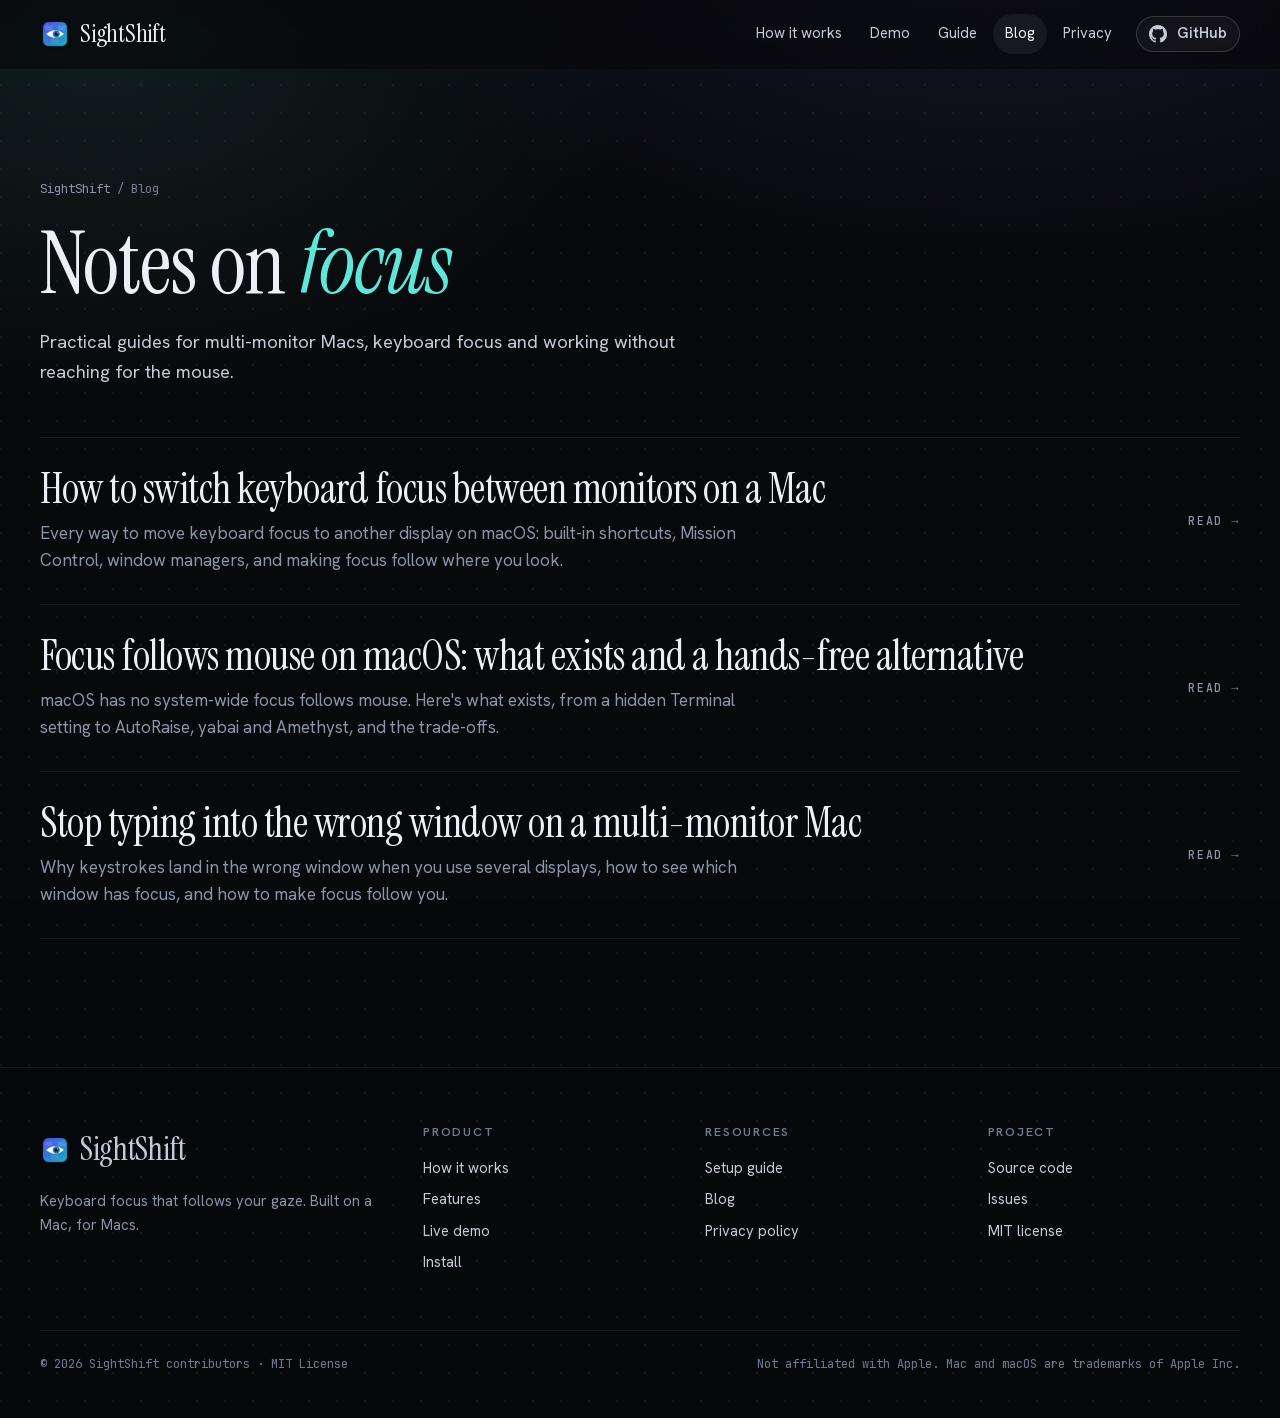
<file: website/blog/index.html>
<!doctype html>
<html lang="en">
<head>
<meta charset="utf-8">
<meta name="viewport" content="width=device-width, initial-scale=1">
<title>Blog: guides for focused multi-monitor work on Mac | SightShift</title>
<meta name="description" content="Practical guides for multi-monitor Mac setups: switching focus between displays, focus follows mouse options, and avoiding typing into the wrong window.">
<link rel="canonical" href="https://dipeshrajoria007.github.io/SightShift/blog/">
<meta name="theme-color" content="#07080b">
<meta name="color-scheme" content="dark">
<meta property="og:type" content="website">
<meta property="og:site_name" content="SightShift">
<meta property="og:title" content="Blog: guides for focused multi-monitor work on Mac | SightShift">
<meta property="og:description" content="Practical guides for multi-monitor Mac setups: switching focus between displays, focus follows mouse options, and avoiding typing into the wrong window.">
<meta property="og:url" content="https://dipeshrajoria007.github.io/SightShift/blog/">
<meta property="og:image" content="https://dipeshrajoria007.github.io/SightShift/assets/img/og-image.png">
<meta property="og:image:width" content="1200">
<meta property="og:image:height" content="630">
<meta name="twitter:card" content="summary_large_image">
<meta name="twitter:title" content="Blog: guides for focused multi-monitor work on Mac | SightShift">
<meta name="twitter:description" content="Practical guides for multi-monitor Mac setups: switching focus between displays, focus follows mouse options, and avoiding typing into the wrong window.">
<meta name="twitter:image" content="https://dipeshrajoria007.github.io/SightShift/assets/img/og-image.png">
<link rel="icon" type="image/png" sizes="32x32" href="../assets/img/favicon-32.png">
<link rel="icon" type="image/png" sizes="64x64" href="../assets/img/favicon-64.png">
<link rel="apple-touch-icon" href="../assets/img/apple-touch-icon.png">
<link rel="manifest" href="../site.webmanifest">
<link rel="preload" href="../assets/fonts/instrument-serif.woff2" as="font" type="font/woff2" crossorigin>
<link rel="preload" href="../assets/fonts/hanken-grotesk.woff2" as="font" type="font/woff2" crossorigin>
<link rel="stylesheet" href="../assets/css/site.css">
<script>document.documentElement.classList.add("js")</script>
<script type="application/ld+json">
{
  "@context": "https://schema.org",
  "@graph": [
    {
      "@type": "Blog",
      "name": "SightShift blog",
      "url": "https://dipeshrajoria007.github.io/SightShift/blog/",
      "blogPost": [
        {
          "@type": "BlogPosting",
          "headline": "How to switch keyboard focus between monitors on a Mac",
          "url": "https://dipeshrajoria007.github.io/SightShift/blog/switch-focus-between-monitors-mac/"
        },
        {
          "@type": "BlogPosting",
          "headline": "Focus follows mouse on macOS: what exists and a hands-free alternative",
          "url": "https://dipeshrajoria007.github.io/SightShift/blog/focus-follows-mouse-mac/"
        },
        {
          "@type": "BlogPosting",
          "headline": "Stop typing into the wrong window on a multi-monitor Mac",
          "url": "https://dipeshrajoria007.github.io/SightShift/blog/stop-typing-into-the-wrong-window/"
        }
      ]
    },
    {
      "@type": "BreadcrumbList",
      "itemListElement": [
        {
          "@type": "ListItem",
          "position": 1,
          "name": "SightShift",
          "item": "https://dipeshrajoria007.github.io/SightShift/"
        },
        {
          "@type": "ListItem",
          "position": 2,
          "name": "Blog",
          "item": "https://dipeshrajoria007.github.io/SightShift/blog/"
        }
      ]
    }
  ]
}
</script>
</head>
<body>
<a class="skip-link" href="#main">Skip to content</a>

<header class="site-header" data-header>
  <div class="container">
    <a class="brand" href="../" aria-label="SightShift home"><img src="../assets/img/icon-64.png" alt="" width="30" height="30">SightShift</a>
    <button class="nav-toggle" type="button" aria-expanded="false" aria-controls="site-nav" data-nav-toggle><span></span><span class="visually-hidden">Menu</span></button>
    <nav class="nav" id="site-nav" aria-label="Main">
      <a href="../#how">How it works</a>
      <a href="../#demo">Demo</a>
      <a href="../guide/">Guide</a>
      <a href="../blog/" aria-current="page">Blog</a>
      <a href="../privacy/">Privacy</a>
      <a class="btn btn--ghost btn--small" href="https://github.com/DipeshRajoria007/SightShift">
        <svg viewBox="0 0 16 16" aria-hidden="true"><path fill="currentColor" d="M8 0C3.58 0 0 3.58 0 8c0 3.54 2.29 6.53 5.47 7.59.4.07.55-.17.55-.38 0-.19-.01-.82-.01-1.49-2.01.37-2.53-.49-2.69-.94-.09-.23-.48-.94-.82-1.13-.28-.15-.68-.52-.01-.53.63-.01 1.08.58 1.23.82.72 1.21 1.87.87 2.33.66.07-.52.28-.87.51-1.07-1.78-.2-3.64-.89-3.64-3.95 0-.87.31-1.59.82-2.15-.08-.2-.36-1.02.08-2.12 0 0 .67-.21 2.2.82.64-.18 1.32-.27 2-.27.68 0 1.36.09 2 .27 1.53-1.04 2.2-.82 2.2-.82.44 1.1.16 1.92.08 2.12.51.56.82 1.27.82 2.15 0 3.07-1.87 3.75-3.65 3.95.29.25.54.73.54 1.48 0 1.07-.01 1.93-.01 2.2 0 .21.15.46.55.38A8.013 8.013 0 0016 8c0-4.42-3.58-8-8-8z"/></svg>
        GitHub
      </a>
    </nav>
  </div>
</header>

<main id="main">

<section>
  <div class="container page-hero">
    <nav class="breadcrumbs" aria-label="Breadcrumb"><a href="../">SightShift</a> / Blog</nav>
    <h1>Notes on <em>focus</em></h1>
    <p>Practical guides for multi-monitor Macs, keyboard focus and working without reaching for the mouse.</p>
  </div>
  <div class="container">
    <ul class="post-list">
      <li><a href="switch-focus-between-monitors-mac/"><h2>How to switch keyboard focus between monitors on a Mac</h2><p>Every way to move keyboard focus to another display on macOS: built-in shortcuts, Mission Control, window managers, and making focus follow where you look.</p><span class="label">Read →</span></a></li>
      <li><a href="focus-follows-mouse-mac/"><h2>Focus follows mouse on macOS: what exists and a hands-free alternative</h2><p>macOS has no system-wide focus follows mouse. Here&#x27;s what exists, from a hidden Terminal setting to AutoRaise, yabai and Amethyst, and the trade-offs.</p><span class="label">Read →</span></a></li>
      <li><a href="stop-typing-into-the-wrong-window/"><h2>Stop typing into the wrong window on a multi-monitor Mac</h2><p>Why keystrokes land in the wrong window when you use several displays, how to see which window has focus, and how to make focus follow you.</p><span class="label">Read →</span></a></li>
    </ul>
  </div>
</section>

</main>

<footer class="site-footer">
  <div class="container">
    <div class="footer-brand">
      <a class="brand" href="../"><img src="../assets/img/icon-64.png" alt="" width="30" height="30">SightShift</a>
      <p>Keyboard focus that follows your gaze. Built on a Mac, for Macs.</p>
    </div>
    <div>
      <h2>Product</h2>
      <ul>
        <li><a href="../#how">How it works</a></li>
        <li><a href="../#features">Features</a></li>
        <li><a href="../#demo">Live demo</a></li>
        <li><a href="../#install">Install</a></li>
      </ul>
    </div>
    <div>
      <h2>Resources</h2>
      <ul>
        <li><a href="../guide/">Setup guide</a></li>
        <li><a href="../blog/">Blog</a></li>
        <li><a href="../privacy/">Privacy policy</a></li>
      </ul>
    </div>
    <div>
      <h2>Project</h2>
      <ul>
        <li><a href="https://github.com/DipeshRajoria007/SightShift">Source code</a></li>
        <li><a href="https://github.com/DipeshRajoria007/SightShift/issues">Issues</a></li>
        <li><a href="https://github.com/DipeshRajoria007/SightShift/blob/main/LICENSE">MIT license</a></li>
      </ul>
    </div>
    <div class="footer-legal">
      <span>© 2026 SightShift contributors · MIT License</span>
      <span>Not affiliated with Apple. Mac and macOS are trademarks of Apple Inc.</span>
    </div>
  </div>
</footer>

<script src="../assets/js/site.js" defer></script>
</body>
</html>
</file>
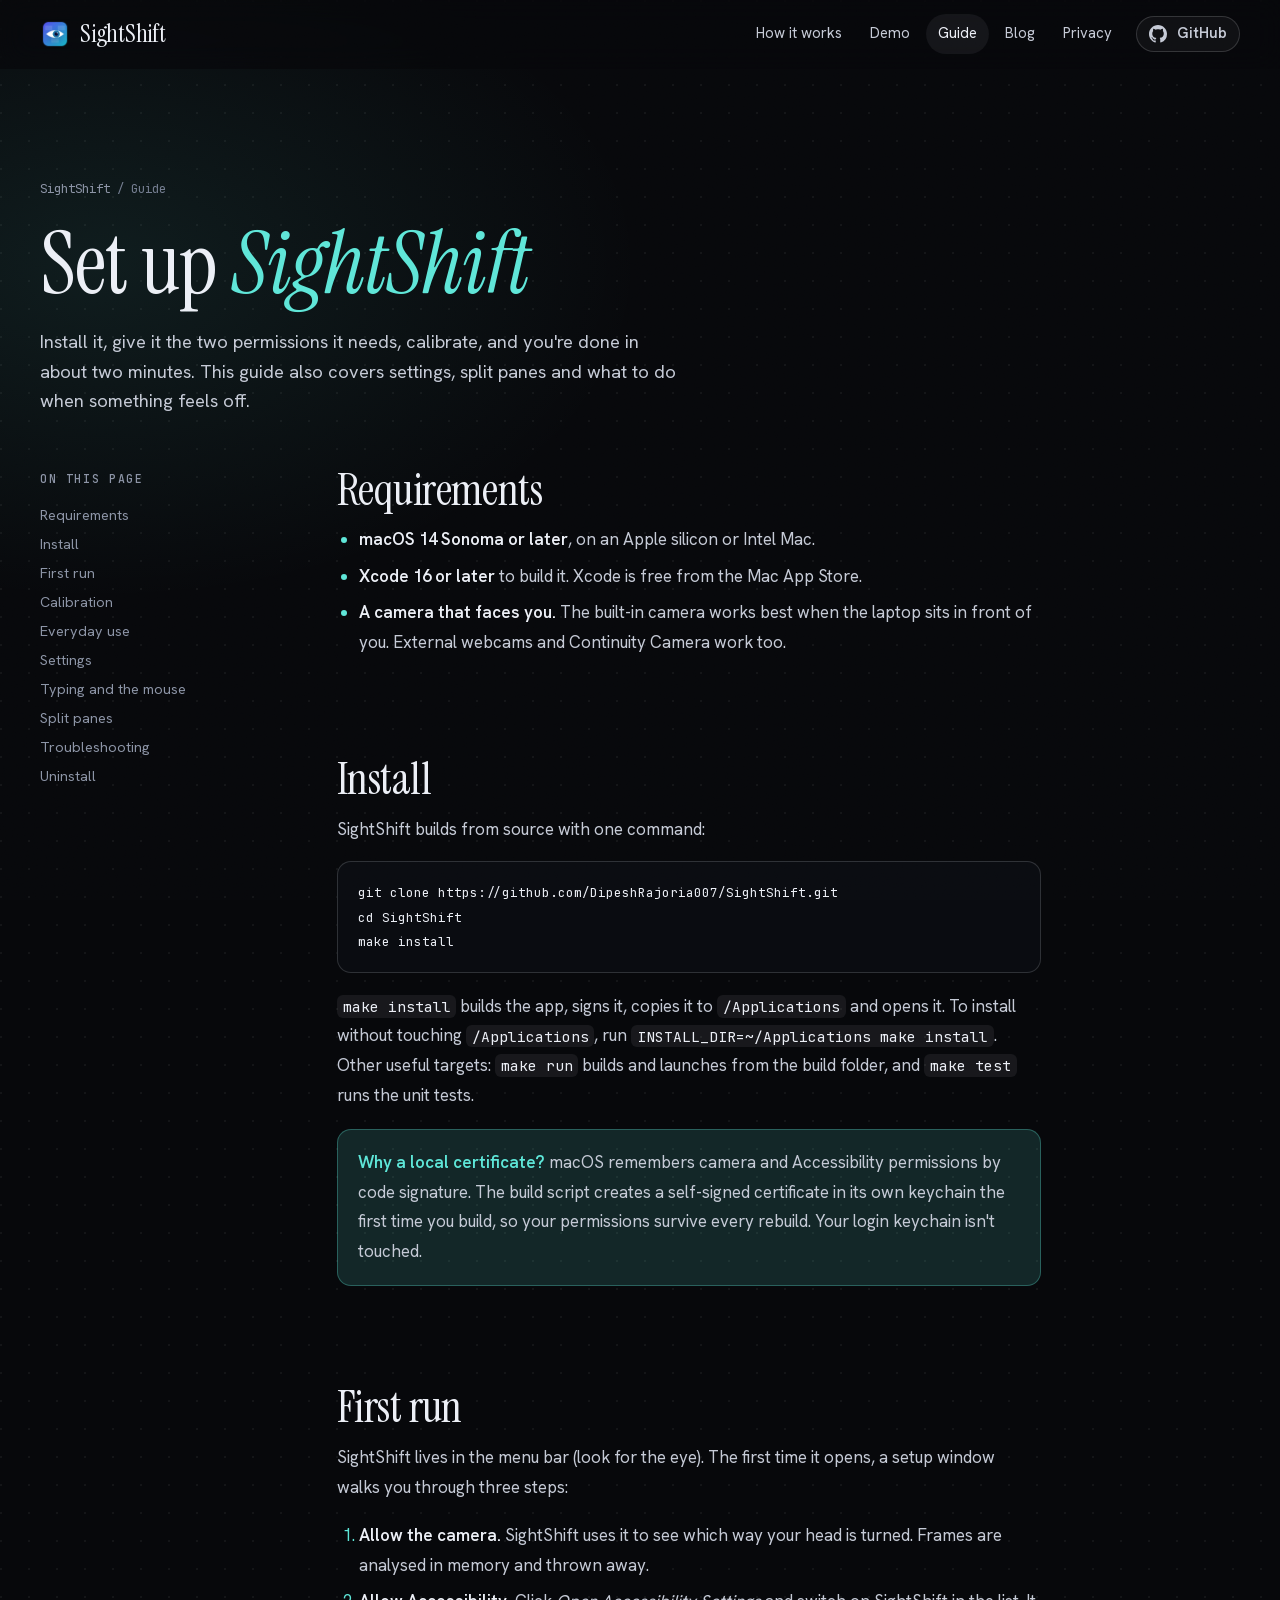
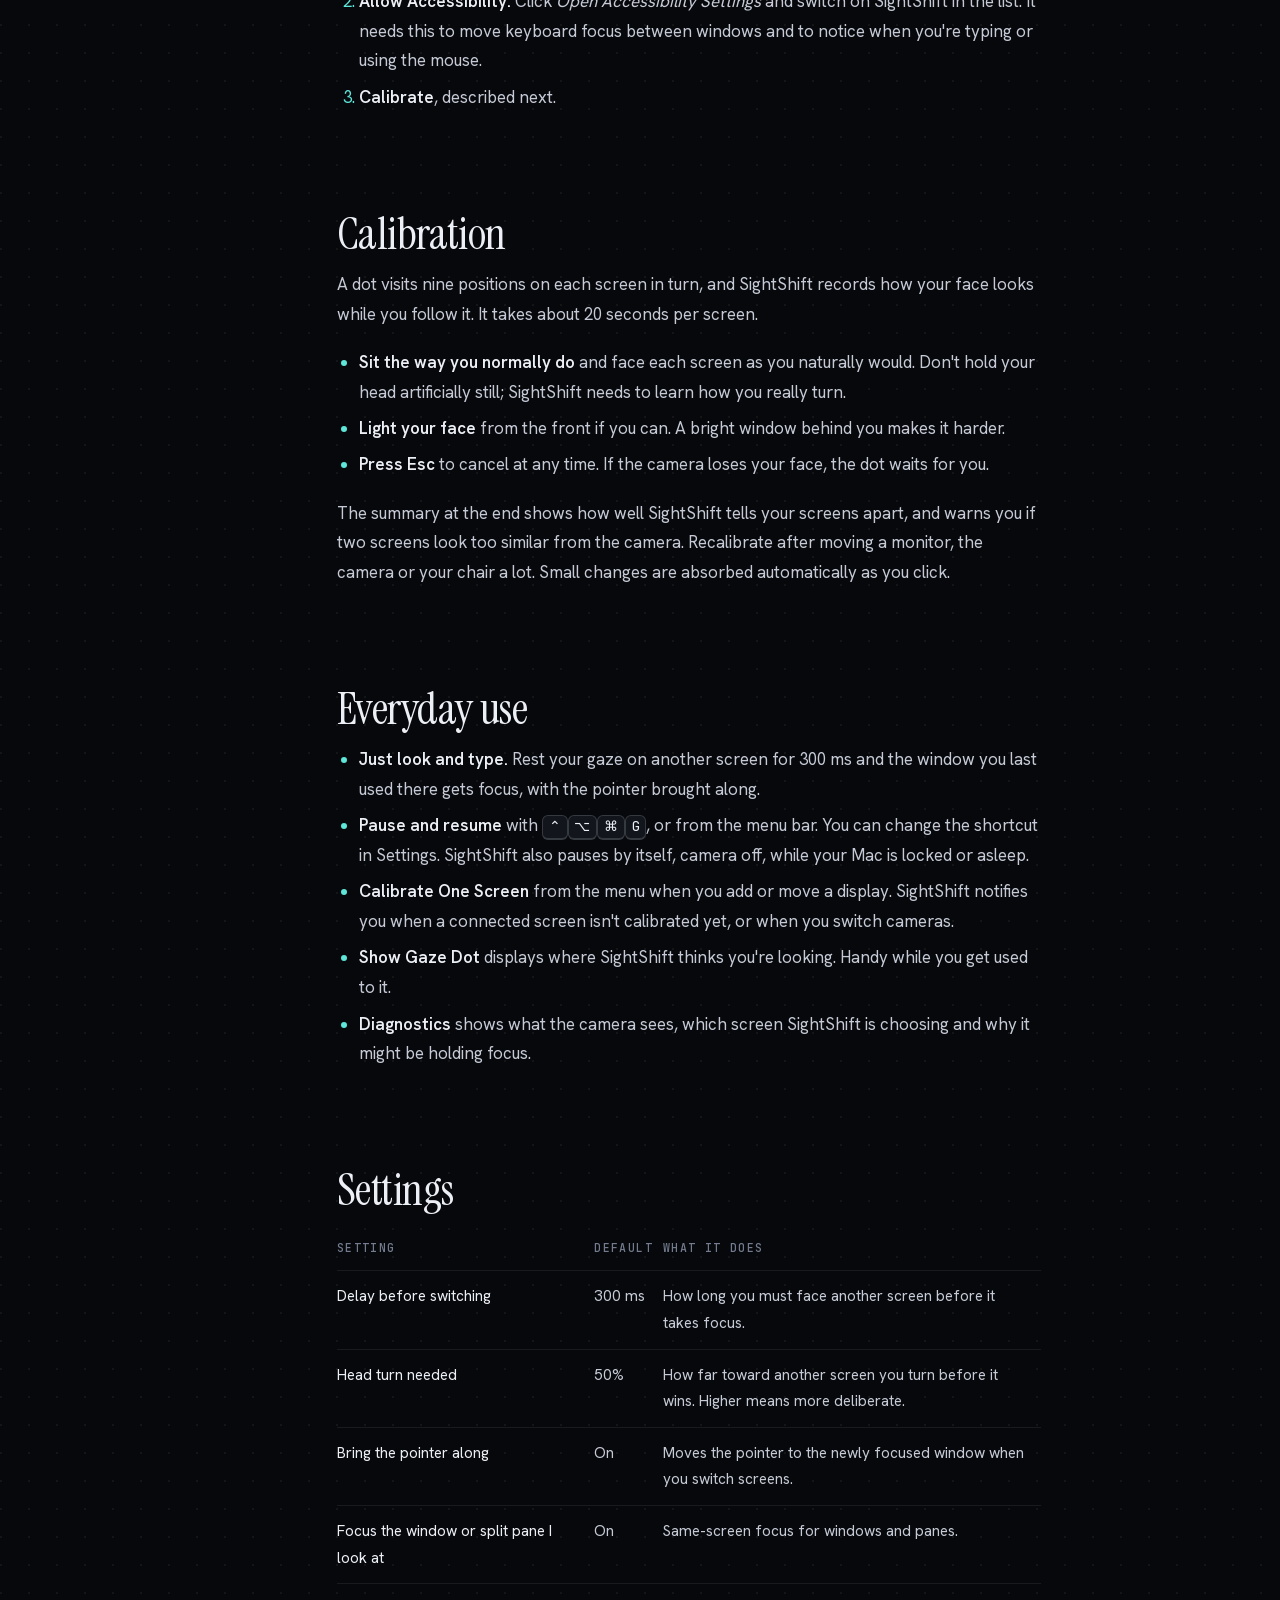
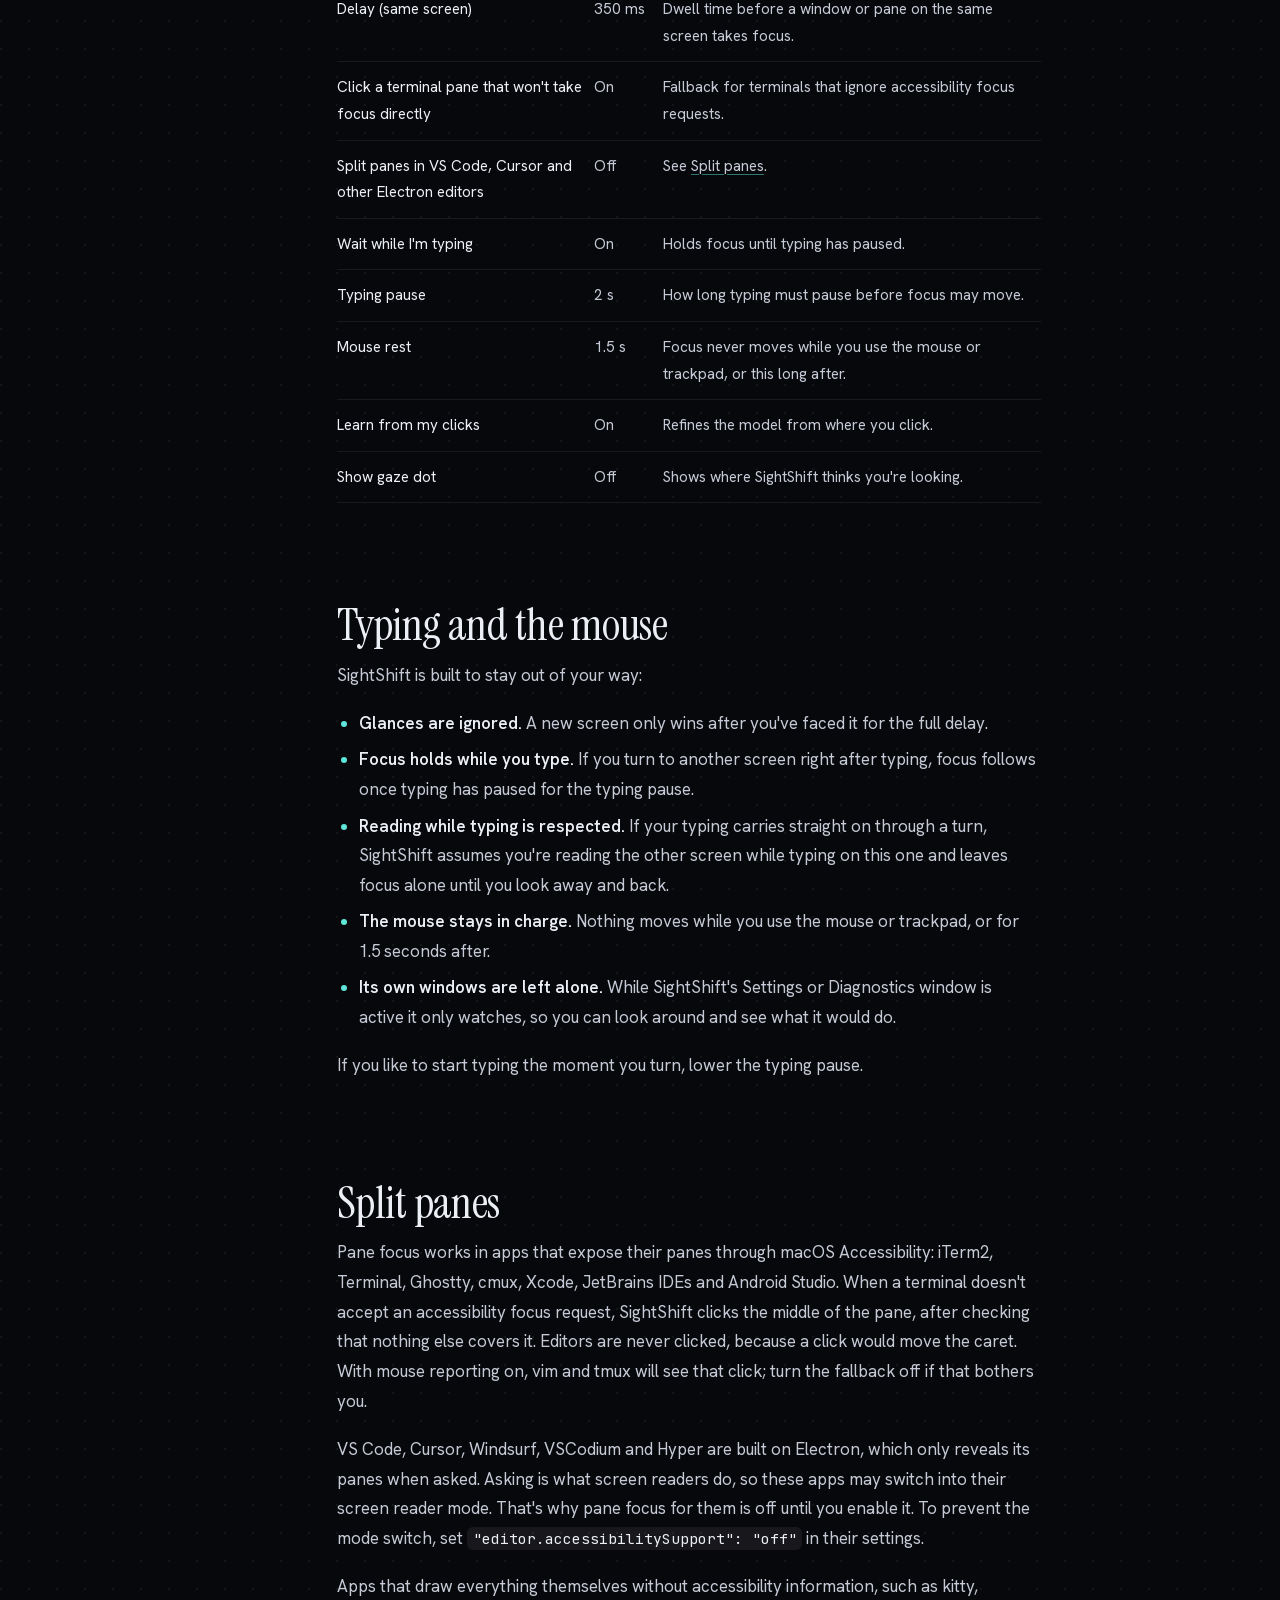
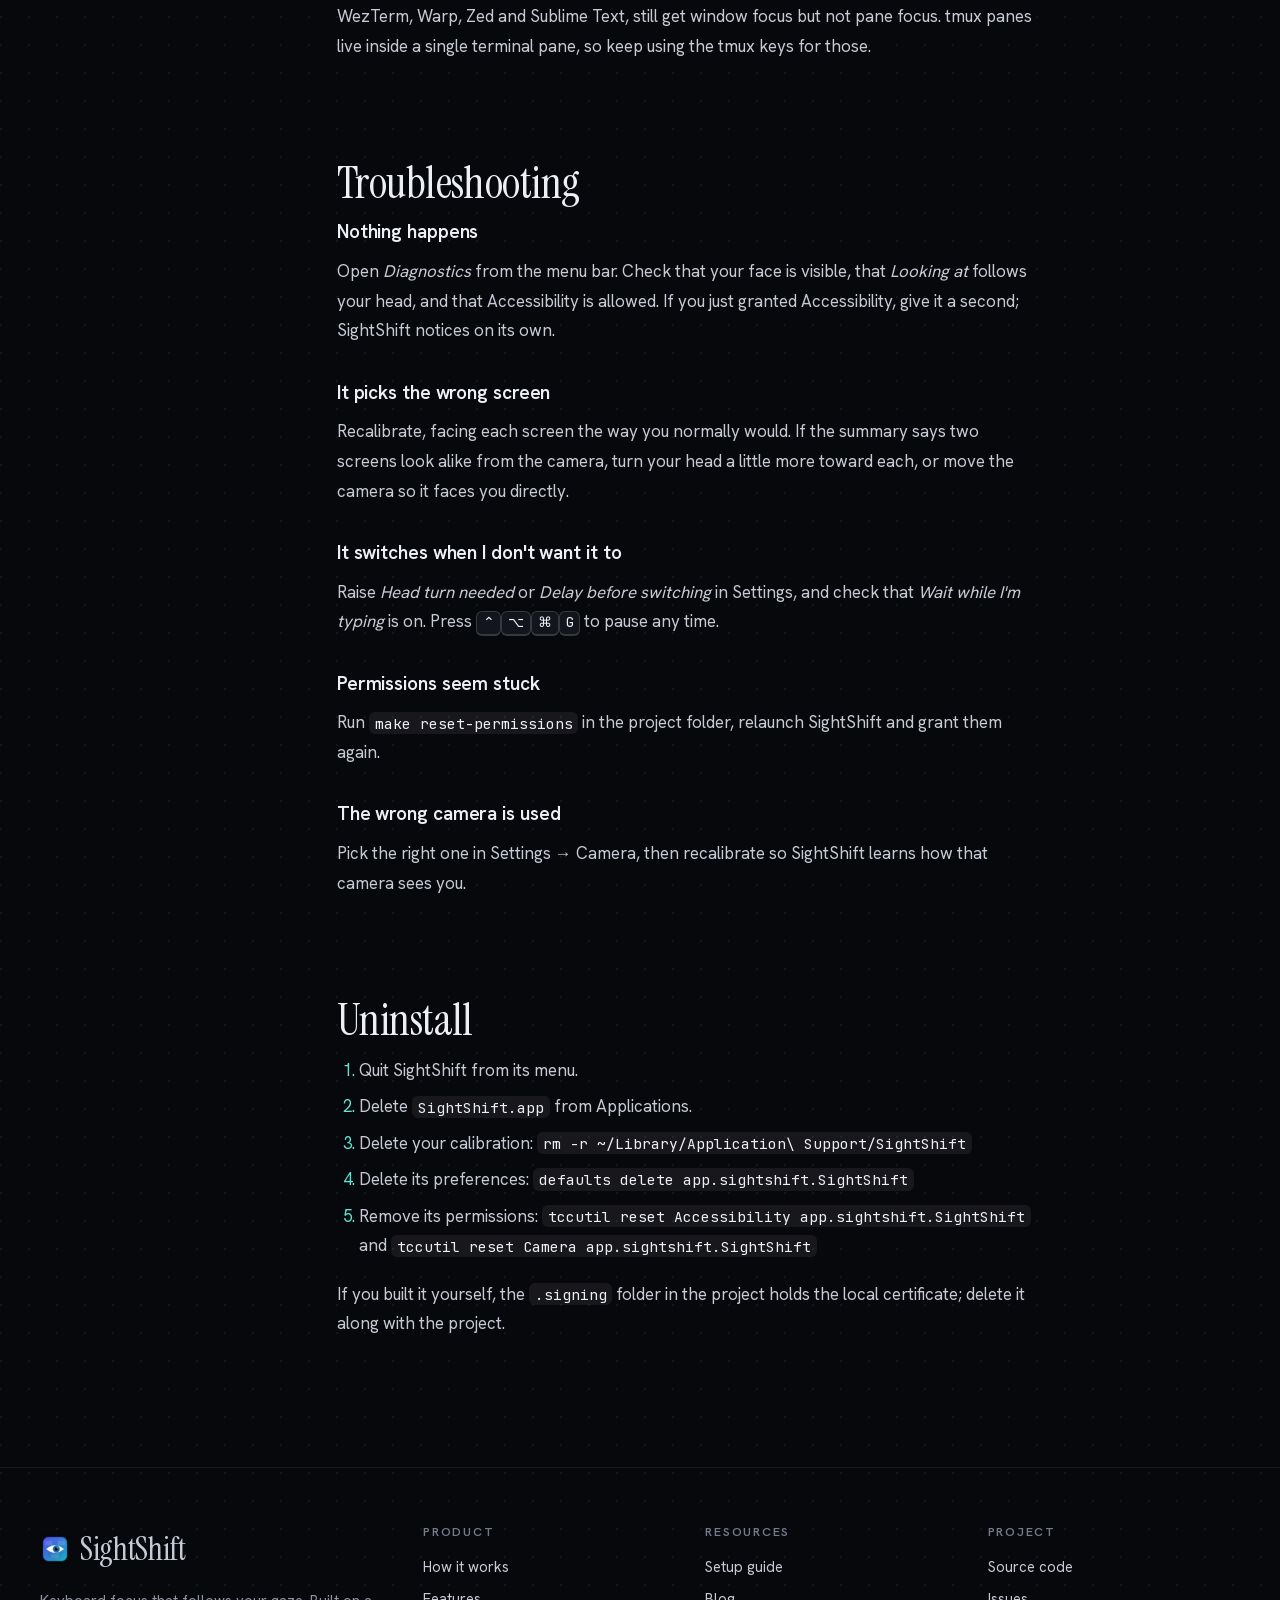
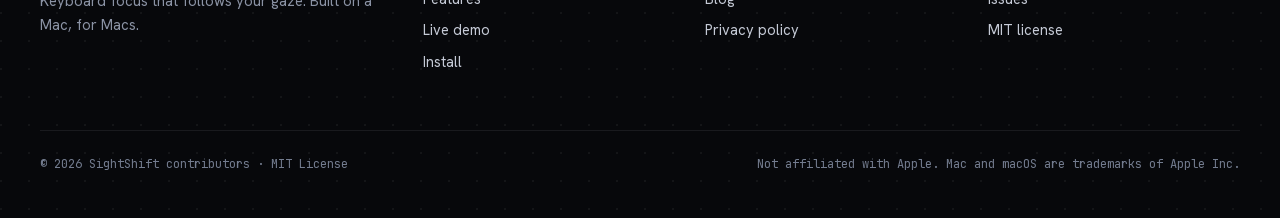
<file: website/guide/index.html>
<!doctype html>
<html lang="en">
<head>
<meta charset="utf-8">
<meta name="viewport" content="width=device-width, initial-scale=1">
<title>Set up SightShift: install, calibrate and use it on your Mac</title>
<meta name="description" content="How to install SightShift, grant camera and Accessibility access, calibrate your screens, tune the settings and fix common problems.">
<link rel="canonical" href="https://dipeshrajoria007.github.io/SightShift/guide/">
<meta name="theme-color" content="#07080b">
<meta name="color-scheme" content="dark">
<meta property="og:type" content="website">
<meta property="og:site_name" content="SightShift">
<meta property="og:title" content="Set up SightShift: install, calibrate and use it on your Mac">
<meta property="og:description" content="How to install SightShift, grant camera and Accessibility access, calibrate your screens, tune the settings and fix common problems.">
<meta property="og:url" content="https://dipeshrajoria007.github.io/SightShift/guide/">
<meta property="og:image" content="https://dipeshrajoria007.github.io/SightShift/assets/img/og-image.png">
<meta property="og:image:width" content="1200">
<meta property="og:image:height" content="630">
<meta name="twitter:card" content="summary_large_image">
<meta name="twitter:title" content="Set up SightShift: install, calibrate and use it on your Mac">
<meta name="twitter:description" content="How to install SightShift, grant camera and Accessibility access, calibrate your screens, tune the settings and fix common problems.">
<meta name="twitter:image" content="https://dipeshrajoria007.github.io/SightShift/assets/img/og-image.png">
<link rel="icon" type="image/png" sizes="32x32" href="../assets/img/favicon-32.png">
<link rel="icon" type="image/png" sizes="64x64" href="../assets/img/favicon-64.png">
<link rel="apple-touch-icon" href="../assets/img/apple-touch-icon.png">
<link rel="manifest" href="../site.webmanifest">
<link rel="preload" href="../assets/fonts/instrument-serif.woff2" as="font" type="font/woff2" crossorigin>
<link rel="preload" href="../assets/fonts/hanken-grotesk.woff2" as="font" type="font/woff2" crossorigin>
<link rel="stylesheet" href="../assets/css/site.css">
<script>document.documentElement.classList.add("js")</script>
<script type="application/ld+json">
{
  "@context": "https://schema.org",
  "@graph": [
    {
      "@type": "TechArticle",
      "headline": "Set up SightShift",
      "description": "Install SightShift, grant its permissions, calibrate and tune it.",
      "datePublished": "2026-09-30",
      "dateModified": "2026-09-30",
      "mainEntityOfPage": "https://dipeshrajoria007.github.io/SightShift/guide/",
      "author": {
        "@type": "Organization",
        "name": "SightShift",
        "url": "https://dipeshrajoria007.github.io/SightShift/"
      },
      "proficiencyLevel": "Beginner"
    },
    {
      "@type": "BreadcrumbList",
      "itemListElement": [
        {
          "@type": "ListItem",
          "position": 1,
          "name": "SightShift",
          "item": "https://dipeshrajoria007.github.io/SightShift/"
        },
        {
          "@type": "ListItem",
          "position": 2,
          "name": "Guide",
          "item": "https://dipeshrajoria007.github.io/SightShift/guide/"
        }
      ]
    }
  ]
}
</script>
</head>
<body>
<a class="skip-link" href="#main">Skip to content</a>

<header class="site-header" data-header>
  <div class="container">
    <a class="brand" href="../" aria-label="SightShift home"><img src="../assets/img/icon-64.png" alt="" width="30" height="30">SightShift</a>
    <button class="nav-toggle" type="button" aria-expanded="false" aria-controls="site-nav" data-nav-toggle><span></span><span class="visually-hidden">Menu</span></button>
    <nav class="nav" id="site-nav" aria-label="Main">
      <a href="../#how">How it works</a>
      <a href="../#demo">Demo</a>
      <a href="../guide/" aria-current="page">Guide</a>
      <a href="../blog/">Blog</a>
      <a href="../privacy/">Privacy</a>
      <a class="btn btn--ghost btn--small" href="https://github.com/DipeshRajoria007/SightShift">
        <svg viewBox="0 0 16 16" aria-hidden="true"><path fill="currentColor" d="M8 0C3.58 0 0 3.58 0 8c0 3.54 2.29 6.53 5.47 7.59.4.07.55-.17.55-.38 0-.19-.01-.82-.01-1.49-2.01.37-2.53-.49-2.69-.94-.09-.23-.48-.94-.82-1.13-.28-.15-.68-.52-.01-.53.63-.01 1.08.58 1.23.82.72 1.21 1.87.87 2.33.66.07-.52.28-.87.51-1.07-1.78-.2-3.64-.89-3.64-3.95 0-.87.31-1.59.82-2.15-.08-.2-.36-1.02.08-2.12 0 0 .67-.21 2.2.82.64-.18 1.32-.27 2-.27.68 0 1.36.09 2 .27 1.53-1.04 2.2-.82 2.2-.82.44 1.1.16 1.92.08 2.12.51.56.82 1.27.82 2.15 0 3.07-1.87 3.75-3.65 3.95.29.25.54.73.54 1.48 0 1.07-.01 1.93-.01 2.2 0 .21.15.46.55.38A8.013 8.013 0 0016 8c0-4.42-3.58-8-8-8z"/></svg>
        GitHub
      </a>
    </nav>
  </div>
</header>

<main id="main">

<section>
  <div class="container page-hero">
    <nav class="breadcrumbs" aria-label="Breadcrumb"><a href="../">SightShift</a> / Guide</nav>
    <h1>Set up <em>SightShift</em></h1>
    <p>Install it, give it the two permissions it needs, calibrate, and you're done in about two minutes. This guide also covers settings, split panes and what to do when something feels off.</p>
  </div>
  <div class="container doc">
    <aside class="toc" aria-label="On this page">
      <span class="label">On this page</span>
      <ol>
        <li><a href="#requirements">Requirements</a></li>
        <li><a href="#install">Install</a></li>
        <li><a href="#first-run">First run</a></li>
        <li><a href="#calibration">Calibration</a></li>
        <li><a href="#everyday">Everyday use</a></li>
        <li><a href="#settings">Settings</a></li>
        <li><a href="#typing">Typing and the mouse</a></li>
        <li><a href="#panes">Split panes</a></li>
        <li><a href="#troubleshooting">Troubleshooting</a></li>
        <li><a href="#uninstall">Uninstall</a></li>
      </ol>
    </aside>
    <div class="prose">
      <h2 id="requirements">Requirements</h2>
      <ul>
        <li><strong>macOS 14 Sonoma or later</strong>, on an Apple silicon or Intel Mac.</li>
        <li><strong>Xcode 16 or later</strong> to build it. Xcode is free from the Mac App Store.</li>
        <li><strong>A camera that faces you.</strong> The built-in camera works best when the laptop sits in front of you. External webcams and Continuity Camera work too.</li>
      </ul>

      <h2 id="install">Install</h2>
      <p>SightShift builds from source with one command:</p>
<pre><code>git clone https://github.com/DipeshRajoria007/SightShift.git
cd SightShift
make install</code></pre>
      <p><code>make install</code> builds the app, signs it, copies it to <code>/Applications</code> and opens it. To install without touching <code>/Applications</code>, run <code>INSTALL_DIR=~/Applications make install</code>. Other useful targets: <code>make run</code> builds and launches from the build folder, and <code>make test</code> runs the unit tests.</p>
      <p class="callout"><strong>Why a local certificate?</strong> macOS remembers camera and Accessibility permissions by code signature. The build script creates a self-signed certificate in its own keychain the first time you build, so your permissions survive every rebuild. Your login keychain isn't touched.</p>

      <h2 id="first-run">First run</h2>
      <p>SightShift lives in the menu bar (look for the eye). The first time it opens, a setup window walks you through three steps:</p>
      <ol>
        <li><strong>Allow the camera.</strong> SightShift uses it to see which way your head is turned. Frames are analysed in memory and thrown away.</li>
        <li><strong>Allow Accessibility.</strong> Click <em>Open Accessibility Settings</em> and switch on SightShift in the list. It needs this to move keyboard focus between windows and to notice when you're typing or using the mouse.</li>
        <li><strong>Calibrate</strong>, described next.</li>
      </ol>

      <h2 id="calibration">Calibration</h2>
      <p>A dot visits nine positions on each screen in turn, and SightShift records how your face looks while you follow it. It takes about 20 seconds per screen.</p>
      <ul>
        <li><strong>Sit the way you normally do</strong> and face each screen as you naturally would. Don't hold your head artificially still; SightShift needs to learn how you really turn.</li>
        <li><strong>Light your face</strong> from the front if you can. A bright window behind you makes it harder.</li>
        <li><strong>Press Esc</strong> to cancel at any time. If the camera loses your face, the dot waits for you.</li>
      </ul>
      <p>The summary at the end shows how well SightShift tells your screens apart, and warns you if two screens look too similar from the camera. Recalibrate after moving a monitor, the camera or your chair a lot. Small changes are absorbed automatically as you click.</p>

      <h2 id="everyday">Everyday use</h2>
      <ul>
        <li><strong>Just look and type.</strong> Rest your gaze on another screen for 300 ms and the window you last used there gets focus, with the pointer brought along.</li>
        <li><strong>Pause and resume</strong> with <kbd>⌃</kbd><kbd>⌥</kbd><kbd>⌘</kbd><kbd>G</kbd>, or from the menu bar. You can change the shortcut in Settings. SightShift also pauses by itself, camera off, while your Mac is locked or asleep.</li>
        <li><strong>Calibrate One Screen</strong> from the menu when you add or move a display. SightShift notifies you when a connected screen isn't calibrated yet, or when you switch cameras.</li>
        <li><strong>Show Gaze Dot</strong> displays where SightShift thinks you're looking. Handy while you get used to it.</li>
        <li><strong>Diagnostics</strong> shows what the camera sees, which screen SightShift is choosing and why it might be holding focus.</li>
      </ul>

      <h2 id="settings">Settings</h2>
      <div class="table-scroll">
      <table>
        <thead><tr><th>Setting</th><th>Default</th><th>What it does</th></tr></thead>
        <tbody>
          <tr><td>Delay before switching</td><td>300 ms</td><td>How long you must face another screen before it takes focus.</td></tr>
          <tr><td>Head turn needed</td><td>50%</td><td>How far toward another screen you turn before it wins. Higher means more deliberate.</td></tr>
          <tr><td>Bring the pointer along</td><td>On</td><td>Moves the pointer to the newly focused window when you switch screens.</td></tr>
          <tr><td>Focus the window or split pane I look at</td><td>On</td><td>Same-screen focus for windows and panes.</td></tr>
          <tr><td>Delay (same screen)</td><td>350 ms</td><td>Dwell time before a window or pane on the same screen takes focus.</td></tr>
          <tr><td>Click a terminal pane that won't take focus directly</td><td>On</td><td>Fallback for terminals that ignore accessibility focus requests.</td></tr>
          <tr><td>Split panes in VS Code, Cursor and other Electron editors</td><td>Off</td><td>See <a href="#panes">Split panes</a>.</td></tr>
          <tr><td>Wait while I'm typing</td><td>On</td><td>Holds focus until typing has paused.</td></tr>
          <tr><td>Typing pause</td><td>2 s</td><td>How long typing must pause before focus may move.</td></tr>
          <tr><td>Mouse rest</td><td>1.5 s</td><td>Focus never moves while you use the mouse or trackpad, or this long after.</td></tr>
          <tr><td>Learn from my clicks</td><td>On</td><td>Refines the model from where you click.</td></tr>
          <tr><td>Show gaze dot</td><td>Off</td><td>Shows where SightShift thinks you're looking.</td></tr>
        </tbody>
      </table>
      </div>

      <h2 id="typing">Typing and the mouse</h2>
      <p>SightShift is built to stay out of your way:</p>
      <ul>
        <li><strong>Glances are ignored.</strong> A new screen only wins after you've faced it for the full delay.</li>
        <li><strong>Focus holds while you type.</strong> If you turn to another screen right after typing, focus follows once typing has paused for the typing pause.</li>
        <li><strong>Reading while typing is respected.</strong> If your typing carries straight on through a turn, SightShift assumes you're reading the other screen while typing on this one and leaves focus alone until you look away and back.</li>
        <li><strong>The mouse stays in charge.</strong> Nothing moves while you use the mouse or trackpad, or for 1.5 seconds after.</li>
        <li><strong>Its own windows are left alone.</strong> While SightShift's Settings or Diagnostics window is active it only watches, so you can look around and see what it would do.</li>
      </ul>
      <p>If you like to start typing the moment you turn, lower the typing pause.</p>

      <h2 id="panes">Split panes</h2>
      <p>Pane focus works in apps that expose their panes through macOS Accessibility: iTerm2, Terminal, Ghostty, cmux, Xcode, JetBrains IDEs and Android Studio. When a terminal doesn't accept an accessibility focus request, SightShift clicks the middle of the pane, after checking that nothing else covers it. Editors are never clicked, because a click would move the caret. With mouse reporting on, vim and tmux will see that click; turn the fallback off if that bothers you.</p>
      <p>VS Code, Cursor, Windsurf, VSCodium and Hyper are built on Electron, which only reveals its panes when asked. Asking is what screen readers do, so these apps may switch into their screen reader mode. That's why pane focus for them is off until you enable it. To prevent the mode switch, set <code>"editor.accessibilitySupport": "off"</code> in their settings.</p>
      <p>Apps that draw everything themselves without accessibility information, such as kitty, WezTerm, Warp, Zed and Sublime Text, still get window focus but not pane focus. tmux panes live inside a single terminal pane, so keep using the tmux keys for those.</p>

      <h2 id="troubleshooting">Troubleshooting</h2>
      <h3>Nothing happens</h3>
      <p>Open <em>Diagnostics</em> from the menu bar. Check that your face is visible, that <em>Looking at</em> follows your head, and that Accessibility is allowed. If you just granted Accessibility, give it a second; SightShift notices on its own.</p>
      <h3>It picks the wrong screen</h3>
      <p>Recalibrate, facing each screen the way you normally would. If the summary says two screens look alike from the camera, turn your head a little more toward each, or move the camera so it faces you directly.</p>
      <h3>It switches when I don't want it to</h3>
      <p>Raise <em>Head turn needed</em> or <em>Delay before switching</em> in Settings, and check that <em>Wait while I'm typing</em> is on. Press <kbd>⌃</kbd><kbd>⌥</kbd><kbd>⌘</kbd><kbd>G</kbd> to pause any time.</p>
      <h3>Permissions seem stuck</h3>
      <p>Run <code>make reset-permissions</code> in the project folder, relaunch SightShift and grant them again.</p>
      <h3>The wrong camera is used</h3>
      <p>Pick the right one in Settings → Camera, then recalibrate so SightShift learns how that camera sees you.</p>

      <h2 id="uninstall">Uninstall</h2>
      <ol>
        <li>Quit SightShift from its menu.</li>
        <li>Delete <code>SightShift.app</code> from Applications.</li>
        <li>Delete your calibration: <code>rm -r ~/Library/Application\ Support/SightShift</code></li>
        <li>Delete its preferences: <code>defaults delete app.sightshift.SightShift</code></li>
        <li>Remove its permissions: <code>tccutil reset Accessibility app.sightshift.SightShift</code> and <code>tccutil reset Camera app.sightshift.SightShift</code></li>
      </ol>
      <p>If you built it yourself, the <code>.signing</code> folder in the project holds the local certificate; delete it along with the project.</p>
    </div>
  </div>
</section>

</main>

<footer class="site-footer">
  <div class="container">
    <div class="footer-brand">
      <a class="brand" href="../"><img src="../assets/img/icon-64.png" alt="" width="30" height="30">SightShift</a>
      <p>Keyboard focus that follows your gaze. Built on a Mac, for Macs.</p>
    </div>
    <div>
      <h2>Product</h2>
      <ul>
        <li><a href="../#how">How it works</a></li>
        <li><a href="../#features">Features</a></li>
        <li><a href="../#demo">Live demo</a></li>
        <li><a href="../#install">Install</a></li>
      </ul>
    </div>
    <div>
      <h2>Resources</h2>
      <ul>
        <li><a href="../guide/">Setup guide</a></li>
        <li><a href="../blog/">Blog</a></li>
        <li><a href="../privacy/">Privacy policy</a></li>
      </ul>
    </div>
    <div>
      <h2>Project</h2>
      <ul>
        <li><a href="https://github.com/DipeshRajoria007/SightShift">Source code</a></li>
        <li><a href="https://github.com/DipeshRajoria007/SightShift/issues">Issues</a></li>
        <li><a href="https://github.com/DipeshRajoria007/SightShift/blob/main/LICENSE">MIT license</a></li>
      </ul>
    </div>
    <div class="footer-legal">
      <span>© 2026 SightShift contributors · MIT License</span>
      <span>Not affiliated with Apple. Mac and macOS are trademarks of Apple Inc.</span>
    </div>
  </div>
</footer>

<script src="../assets/js/site.js" defer></script>
</body>
</html>
</file>
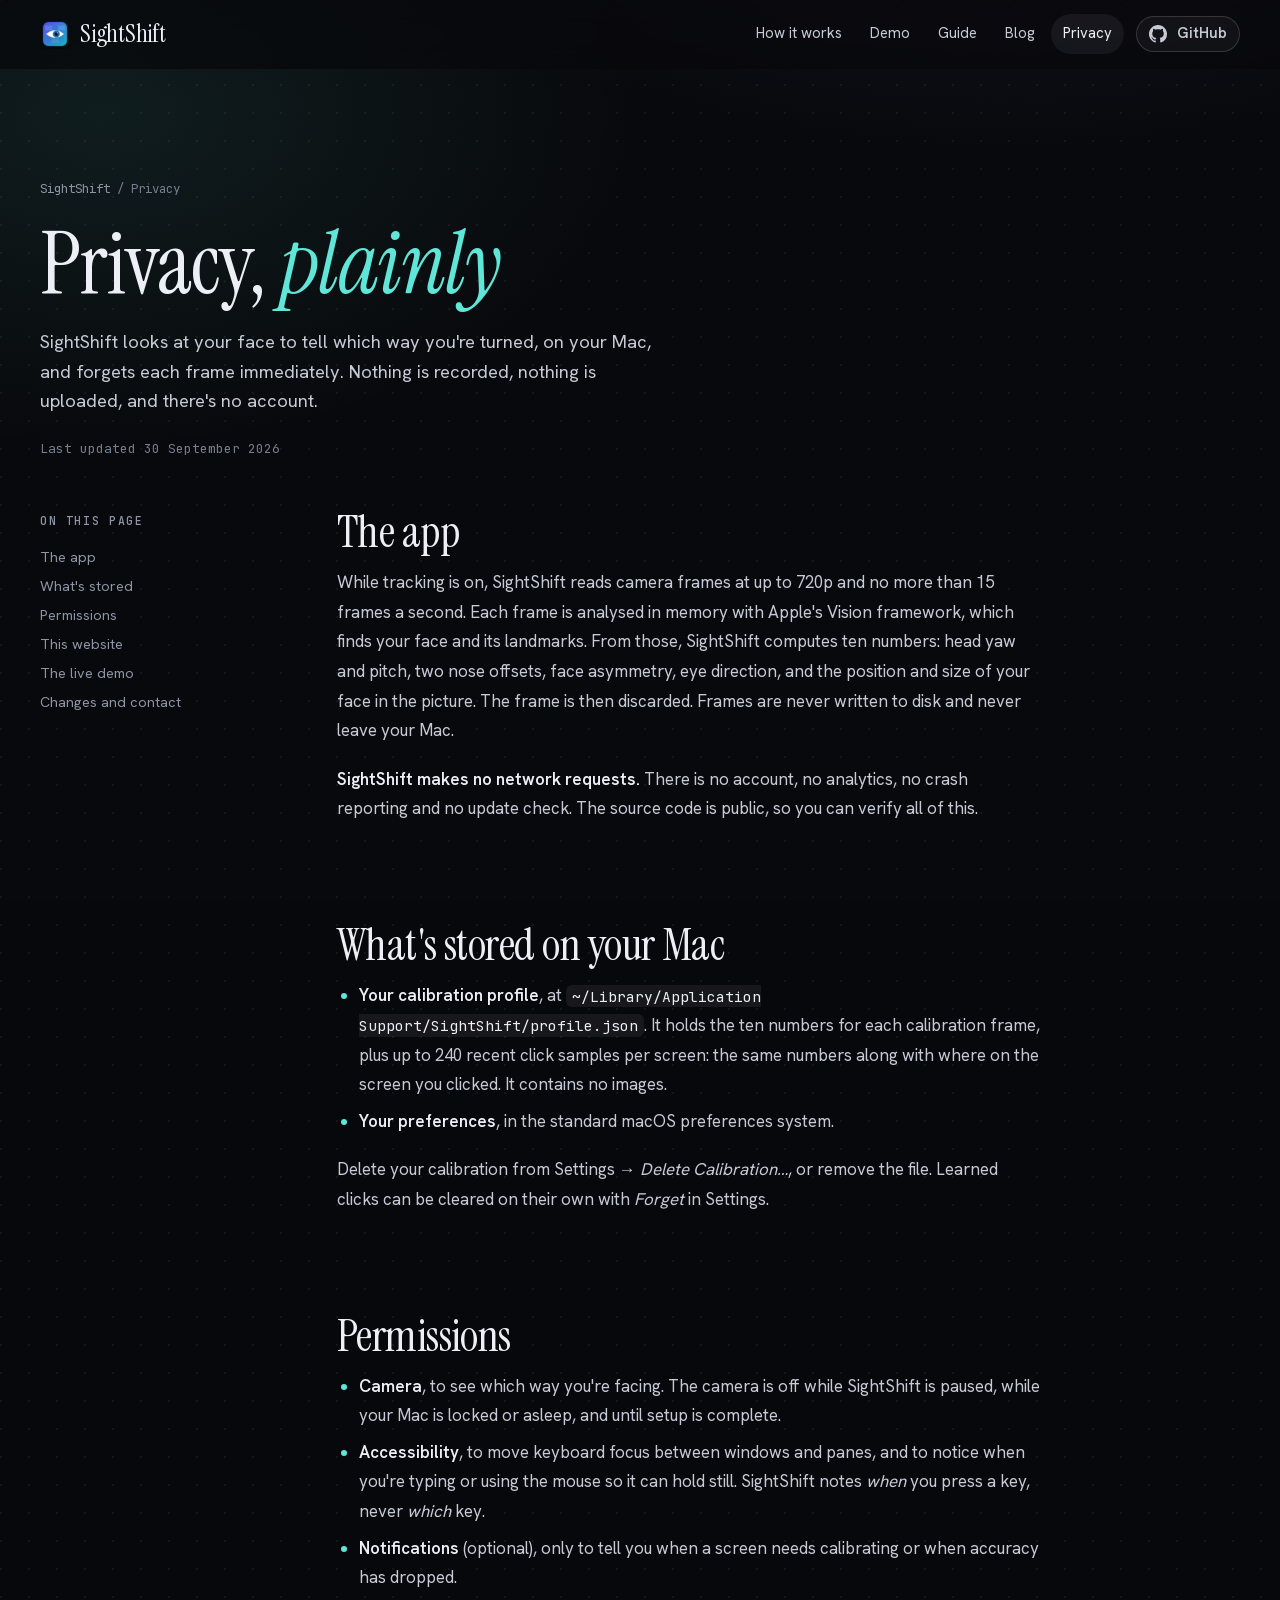
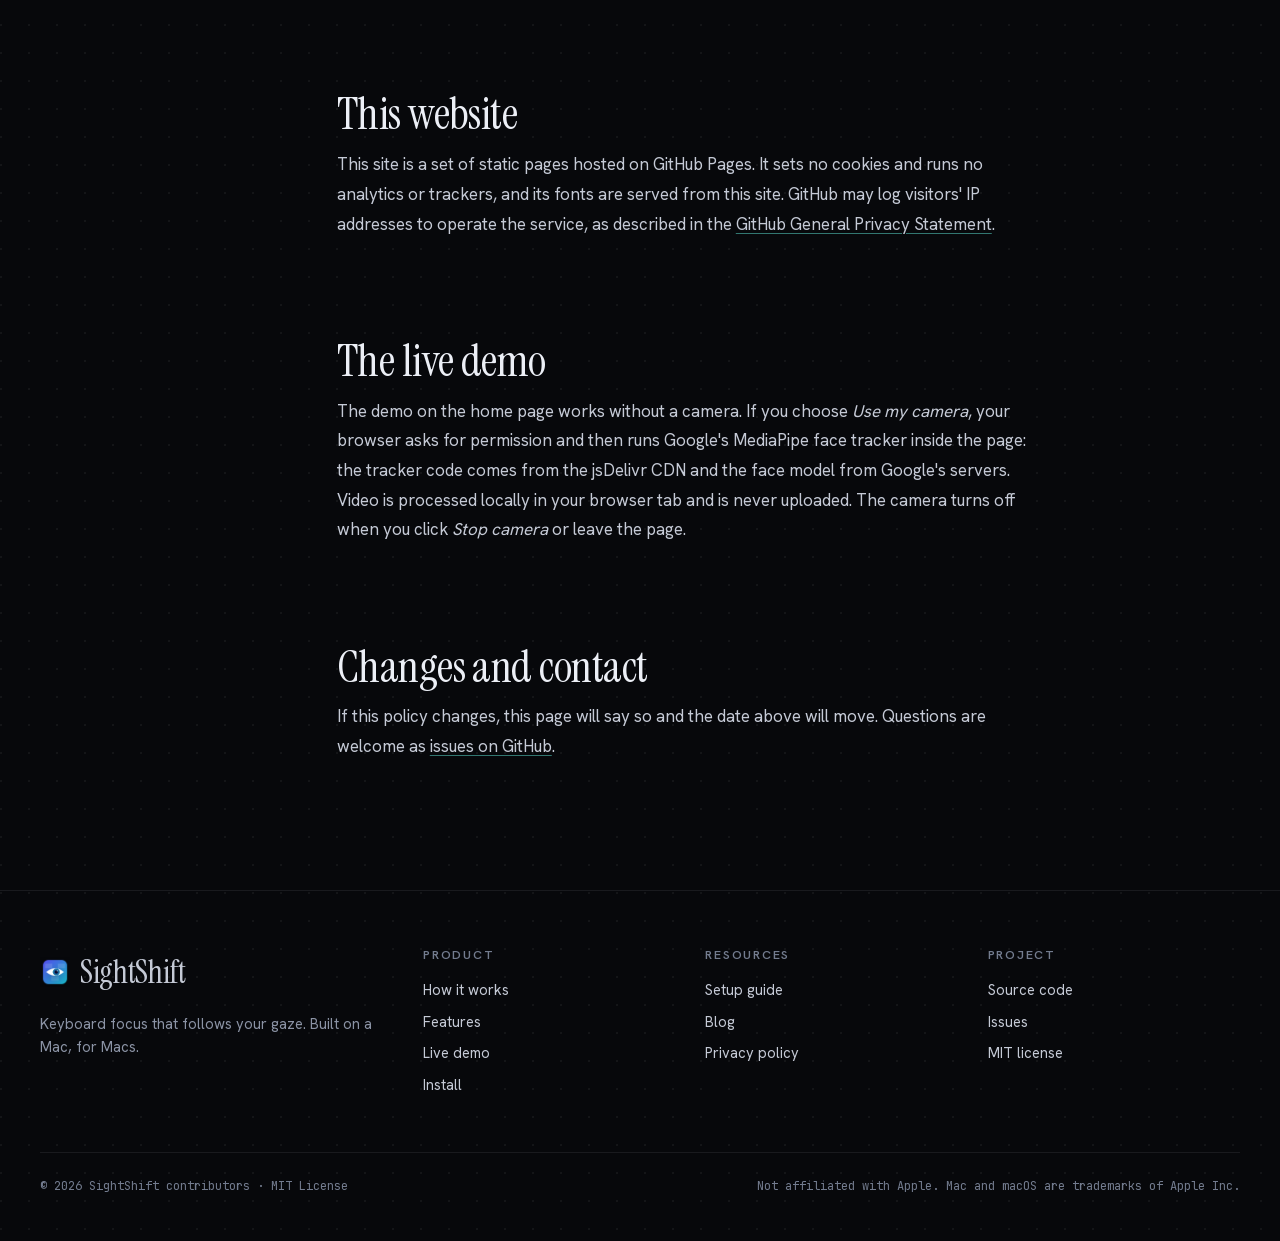
<file: website/privacy/index.html>
<!doctype html>
<html lang="en">
<head>
<meta charset="utf-8">
<meta name="viewport" content="width=device-width, initial-scale=1">
<title>Privacy: SightShift never records or uploads anything</title>
<meta name="description" content="SightShift analyses camera frames on your Mac and discards them immediately. No recording, no network requests, no account, no analytics.">
<link rel="canonical" href="https://dipeshrajoria007.github.io/SightShift/privacy/">
<meta name="theme-color" content="#07080b">
<meta name="color-scheme" content="dark">
<meta property="og:type" content="website">
<meta property="og:site_name" content="SightShift">
<meta property="og:title" content="Privacy: SightShift never records or uploads anything">
<meta property="og:description" content="SightShift analyses camera frames on your Mac and discards them immediately. No recording, no network requests, no account, no analytics.">
<meta property="og:url" content="https://dipeshrajoria007.github.io/SightShift/privacy/">
<meta property="og:image" content="https://dipeshrajoria007.github.io/SightShift/assets/img/og-image.png">
<meta property="og:image:width" content="1200">
<meta property="og:image:height" content="630">
<meta name="twitter:card" content="summary_large_image">
<meta name="twitter:title" content="Privacy: SightShift never records or uploads anything">
<meta name="twitter:description" content="SightShift analyses camera frames on your Mac and discards them immediately. No recording, no network requests, no account, no analytics.">
<meta name="twitter:image" content="https://dipeshrajoria007.github.io/SightShift/assets/img/og-image.png">
<link rel="icon" type="image/png" sizes="32x32" href="../assets/img/favicon-32.png">
<link rel="icon" type="image/png" sizes="64x64" href="../assets/img/favicon-64.png">
<link rel="apple-touch-icon" href="../assets/img/apple-touch-icon.png">
<link rel="manifest" href="../site.webmanifest">
<link rel="preload" href="../assets/fonts/instrument-serif.woff2" as="font" type="font/woff2" crossorigin>
<link rel="preload" href="../assets/fonts/hanken-grotesk.woff2" as="font" type="font/woff2" crossorigin>
<link rel="stylesheet" href="../assets/css/site.css">
<script>document.documentElement.classList.add("js")</script>
<script type="application/ld+json">
{
  "@context": "https://schema.org",
  "@graph": [
    {
      "@type": "WebPage",
      "name": "Privacy",
      "url": "https://dipeshrajoria007.github.io/SightShift/privacy/",
      "dateModified": "2026-09-30"
    },
    {
      "@type": "BreadcrumbList",
      "itemListElement": [
        {
          "@type": "ListItem",
          "position": 1,
          "name": "SightShift",
          "item": "https://dipeshrajoria007.github.io/SightShift/"
        },
        {
          "@type": "ListItem",
          "position": 2,
          "name": "Privacy",
          "item": "https://dipeshrajoria007.github.io/SightShift/privacy/"
        }
      ]
    }
  ]
}
</script>
</head>
<body>
<a class="skip-link" href="#main">Skip to content</a>

<header class="site-header" data-header>
  <div class="container">
    <a class="brand" href="../" aria-label="SightShift home"><img src="../assets/img/icon-64.png" alt="" width="30" height="30">SightShift</a>
    <button class="nav-toggle" type="button" aria-expanded="false" aria-controls="site-nav" data-nav-toggle><span></span><span class="visually-hidden">Menu</span></button>
    <nav class="nav" id="site-nav" aria-label="Main">
      <a href="../#how">How it works</a>
      <a href="../#demo">Demo</a>
      <a href="../guide/">Guide</a>
      <a href="../blog/">Blog</a>
      <a href="../privacy/" aria-current="page">Privacy</a>
      <a class="btn btn--ghost btn--small" href="https://github.com/DipeshRajoria007/SightShift">
        <svg viewBox="0 0 16 16" aria-hidden="true"><path fill="currentColor" d="M8 0C3.58 0 0 3.58 0 8c0 3.54 2.29 6.53 5.47 7.59.4.07.55-.17.55-.38 0-.19-.01-.82-.01-1.49-2.01.37-2.53-.49-2.69-.94-.09-.23-.48-.94-.82-1.13-.28-.15-.68-.52-.01-.53.63-.01 1.08.58 1.23.82.72 1.21 1.87.87 2.33.66.07-.52.28-.87.51-1.07-1.78-.2-3.64-.89-3.64-3.95 0-.87.31-1.59.82-2.15-.08-.2-.36-1.02.08-2.12 0 0 .67-.21 2.2.82.64-.18 1.32-.27 2-.27.68 0 1.36.09 2 .27 1.53-1.04 2.2-.82 2.2-.82.44 1.1.16 1.92.08 2.12.51.56.82 1.27.82 2.15 0 3.07-1.87 3.75-3.65 3.95.29.25.54.73.54 1.48 0 1.07-.01 1.93-.01 2.2 0 .21.15.46.55.38A8.013 8.013 0 0016 8c0-4.42-3.58-8-8-8z"/></svg>
        GitHub
      </a>
    </nav>
  </div>
</header>

<main id="main">

<section>
  <div class="container page-hero">
    <nav class="breadcrumbs" aria-label="Breadcrumb"><a href="../">SightShift</a> / Privacy</nav>
    <h1>Privacy, <em>plainly</em></h1>
    <p>SightShift looks at your face to tell which way you're turned, on your Mac, and forgets each frame immediately. Nothing is recorded, nothing is uploaded, and there's no account.</p>
    <p class="article-meta">Last updated 30 September 2026</p>
  </div>
  <div class="container doc">
    <aside class="toc" aria-label="On this page">
      <span class="label">On this page</span>
      <ol>
        <li><a href="#app">The app</a></li>
        <li><a href="#stored">What's stored</a></li>
        <li><a href="#permissions">Permissions</a></li>
        <li><a href="#website">This website</a></li>
        <li><a href="#demo">The live demo</a></li>
        <li><a href="#contact">Changes and contact</a></li>
      </ol>
    </aside>
    <div class="prose">
      <h2 id="app">The app</h2>
      <p>While tracking is on, SightShift reads camera frames at up to 720p and no more than 15 frames a second. Each frame is analysed in memory with Apple's Vision framework, which finds your face and its landmarks. From those, SightShift computes ten numbers: head yaw and pitch, two nose offsets, face asymmetry, eye direction, and the position and size of your face in the picture. The frame is then discarded. Frames are never written to disk and never leave your Mac.</p>
      <p><strong>SightShift makes no network requests.</strong> There is no account, no analytics, no crash reporting and no update check. The source code is public, so you can verify all of this.</p>

      <h2 id="stored">What's stored on your Mac</h2>
      <ul>
        <li><strong>Your calibration profile</strong>, at <code>~/Library/Application Support/SightShift/profile.json</code>. It holds the ten numbers for each calibration frame, plus up to 240 recent click samples per screen: the same numbers along with where on the screen you clicked. It contains no images.</li>
        <li><strong>Your preferences</strong>, in the standard macOS preferences system.</li>
      </ul>
      <p>Delete your calibration from Settings → <em>Delete Calibration…</em>, or remove the file. Learned clicks can be cleared on their own with <em>Forget</em> in Settings.</p>

      <h2 id="permissions">Permissions</h2>
      <ul>
        <li><strong>Camera</strong>, to see which way you're facing. The camera is off while SightShift is paused, while your Mac is locked or asleep, and until setup is complete.</li>
        <li><strong>Accessibility</strong>, to move keyboard focus between windows and panes, and to notice when you're typing or using the mouse so it can hold still. SightShift notes <em>when</em> you press a key, never <em>which</em> key.</li>
        <li><strong>Notifications</strong> (optional), only to tell you when a screen needs calibrating or when accuracy has dropped.</li>
      </ul>

      <h2 id="website">This website</h2>
      <p>This site is a set of static pages hosted on GitHub Pages. It sets no cookies and runs no analytics or trackers, and its fonts are served from this site. GitHub may log visitors' IP addresses to operate the service, as described in the <a href="https://docs.github.com/site-policy/privacy-policies/github-general-privacy-statement">GitHub General Privacy Statement</a>.</p>

      <h2 id="demo">The live demo</h2>
      <p>The demo on the home page works without a camera. If you choose <em>Use my camera</em>, your browser asks for permission and then runs Google's MediaPipe face tracker inside the page: the tracker code comes from the jsDelivr CDN and the face model from Google's servers. Video is processed locally in your browser tab and is never uploaded. The camera turns off when you click <em>Stop camera</em> or leave the page.</p>

      <h2 id="contact">Changes and contact</h2>
      <p>If this policy changes, this page will say so and the date above will move. Questions are welcome as <a href="https://github.com/DipeshRajoria007/SightShift/issues">issues on GitHub</a>.</p>
    </div>
  </div>
</section>

</main>

<footer class="site-footer">
  <div class="container">
    <div class="footer-brand">
      <a class="brand" href="../"><img src="../assets/img/icon-64.png" alt="" width="30" height="30">SightShift</a>
      <p>Keyboard focus that follows your gaze. Built on a Mac, for Macs.</p>
    </div>
    <div>
      <h2>Product</h2>
      <ul>
        <li><a href="../#how">How it works</a></li>
        <li><a href="../#features">Features</a></li>
        <li><a href="../#demo">Live demo</a></li>
        <li><a href="../#install">Install</a></li>
      </ul>
    </div>
    <div>
      <h2>Resources</h2>
      <ul>
        <li><a href="../guide/">Setup guide</a></li>
        <li><a href="../blog/">Blog</a></li>
        <li><a href="../privacy/">Privacy policy</a></li>
      </ul>
    </div>
    <div>
      <h2>Project</h2>
      <ul>
        <li><a href="https://github.com/DipeshRajoria007/SightShift">Source code</a></li>
        <li><a href="https://github.com/DipeshRajoria007/SightShift/issues">Issues</a></li>
        <li><a href="https://github.com/DipeshRajoria007/SightShift/blob/main/LICENSE">MIT license</a></li>
      </ul>
    </div>
    <div class="footer-legal">
      <span>© 2026 SightShift contributors · MIT License</span>
      <span>Not affiliated with Apple. Mac and macOS are trademarks of Apple Inc.</span>
    </div>
  </div>
</footer>

<script src="../assets/js/site.js" defer></script>
</body>
</html>
</file>
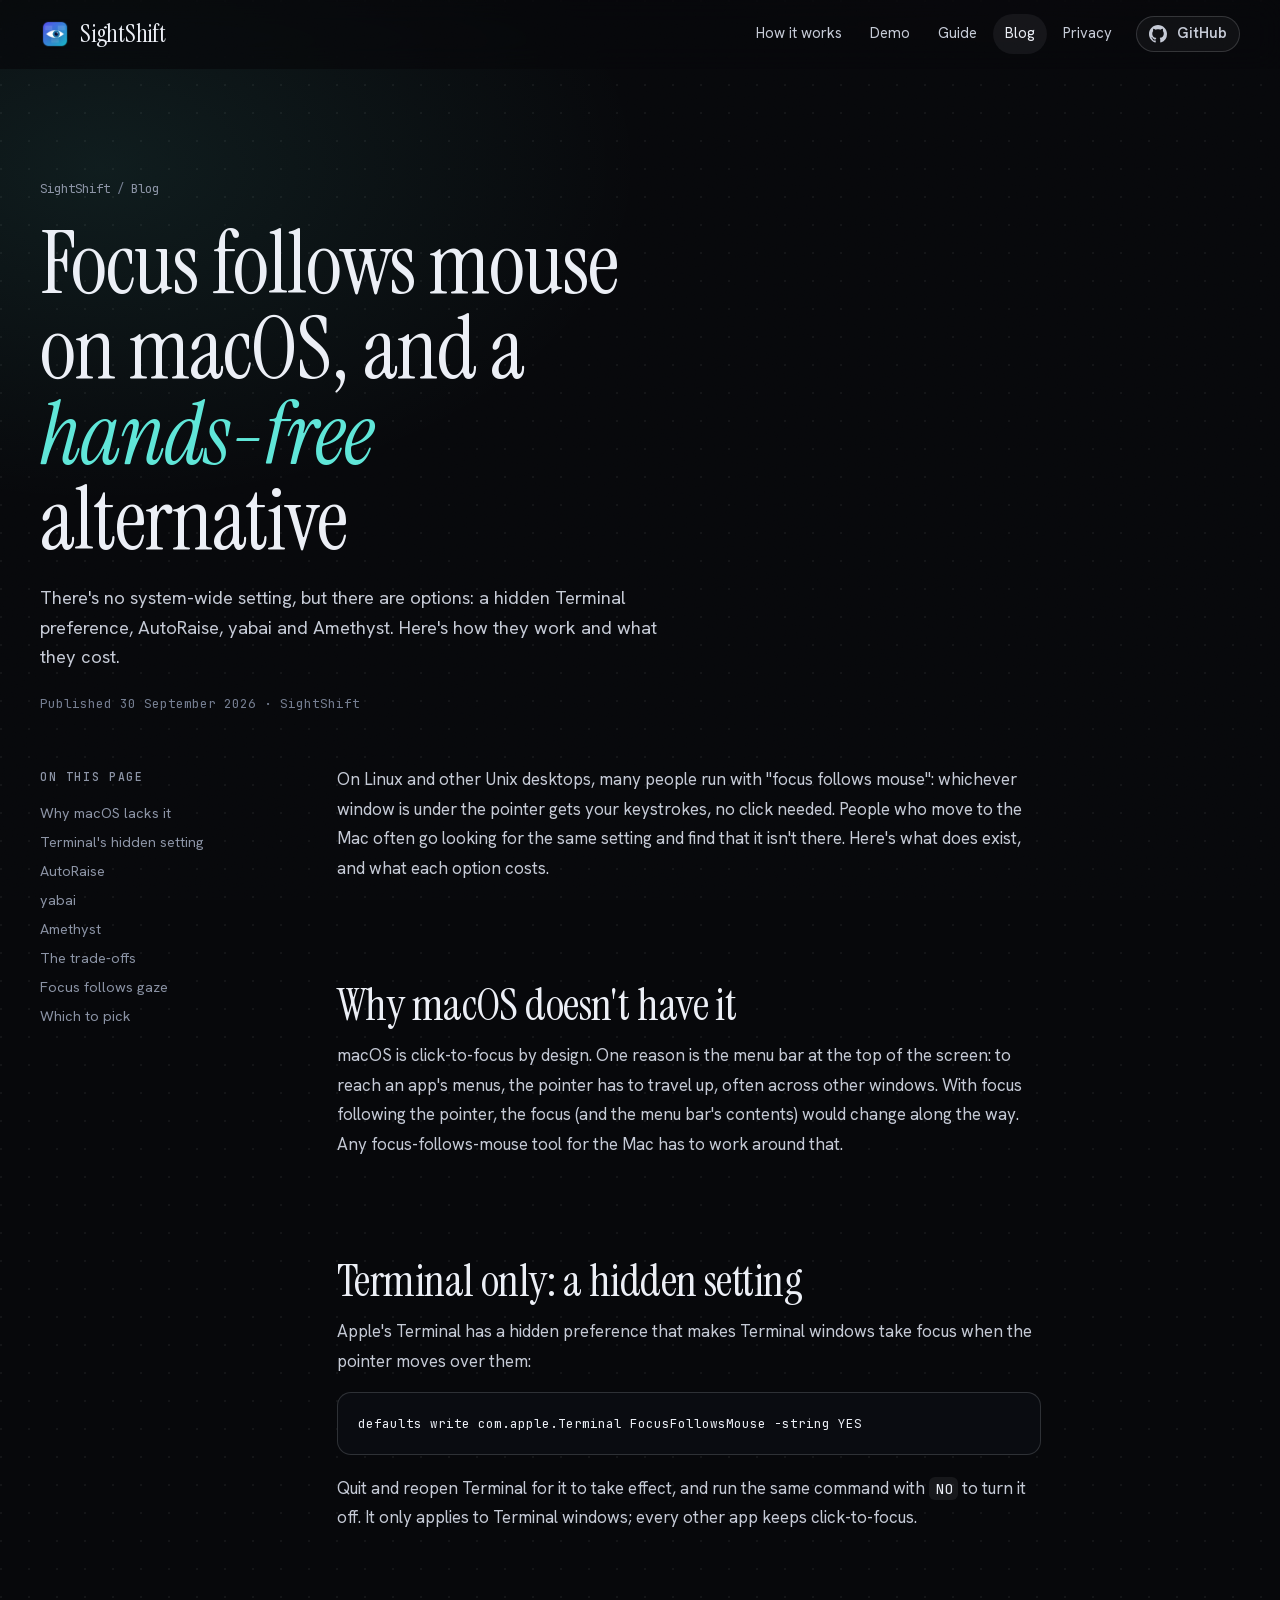
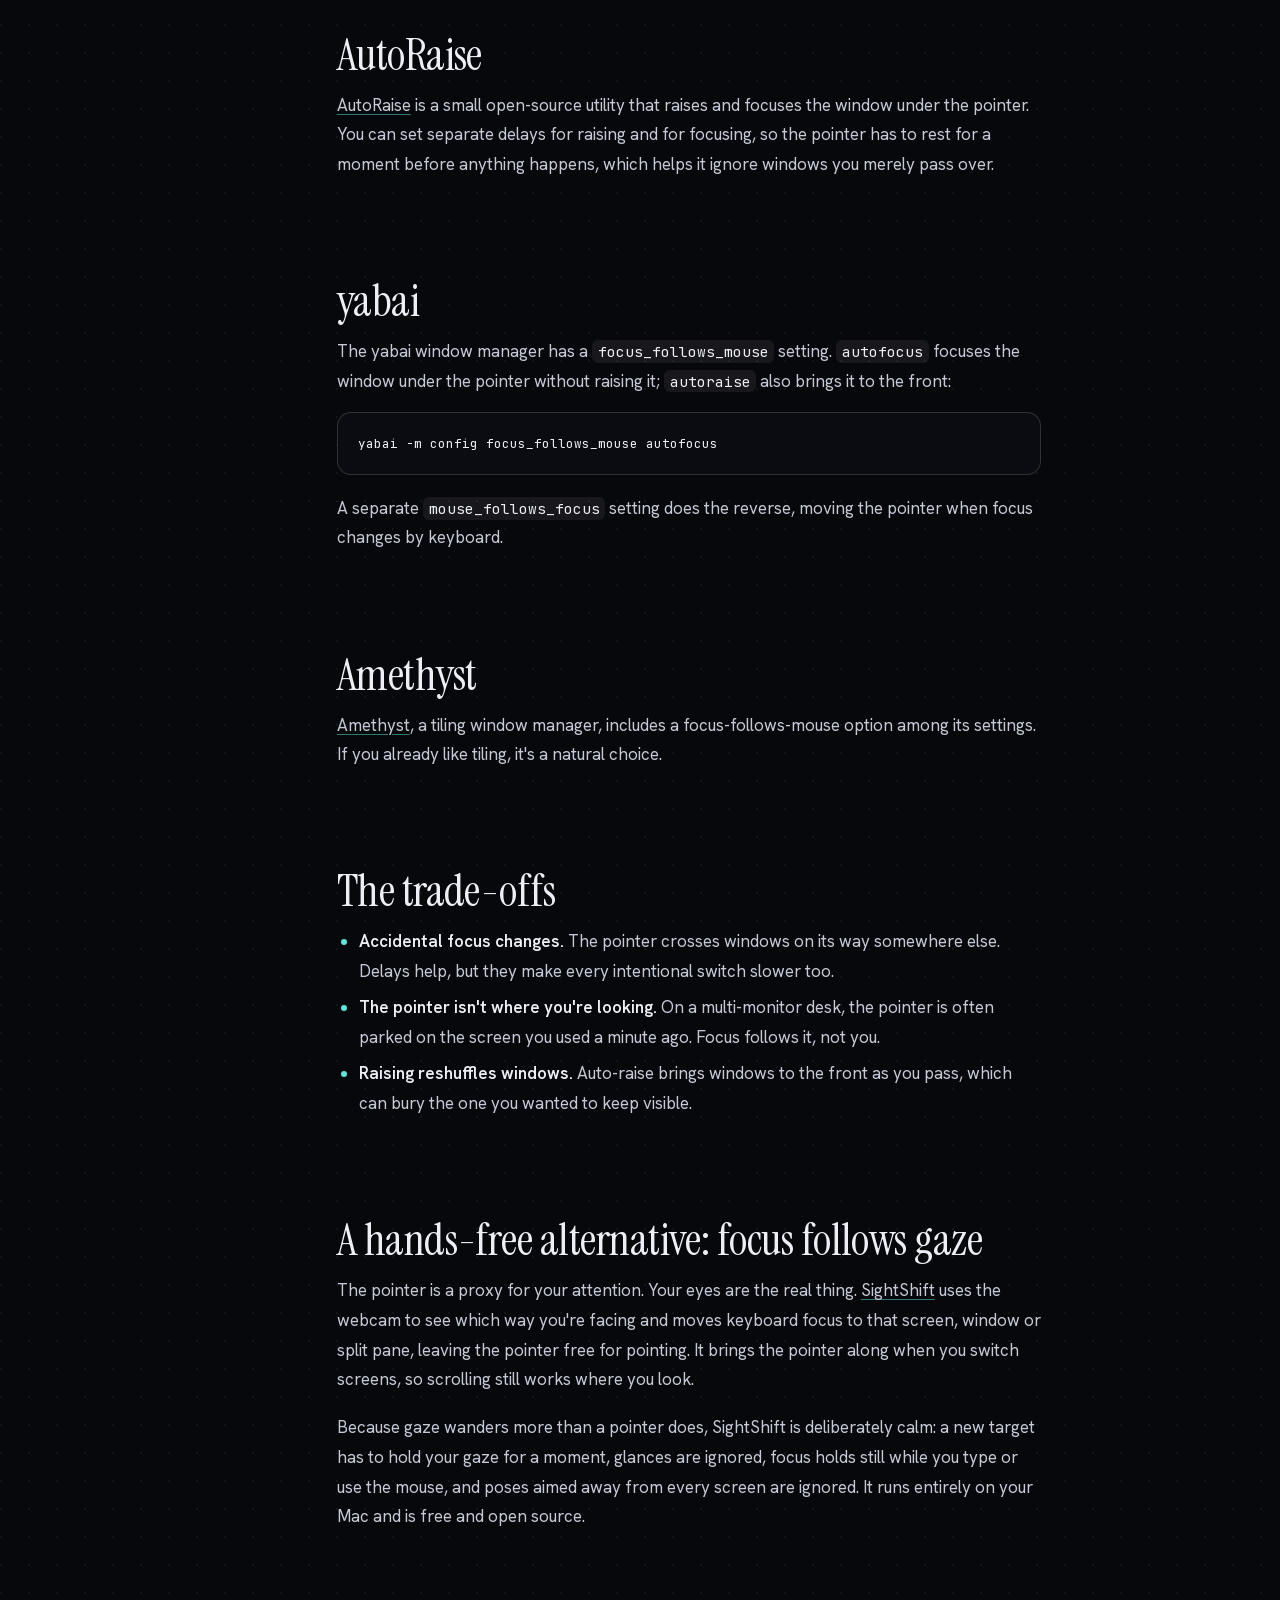
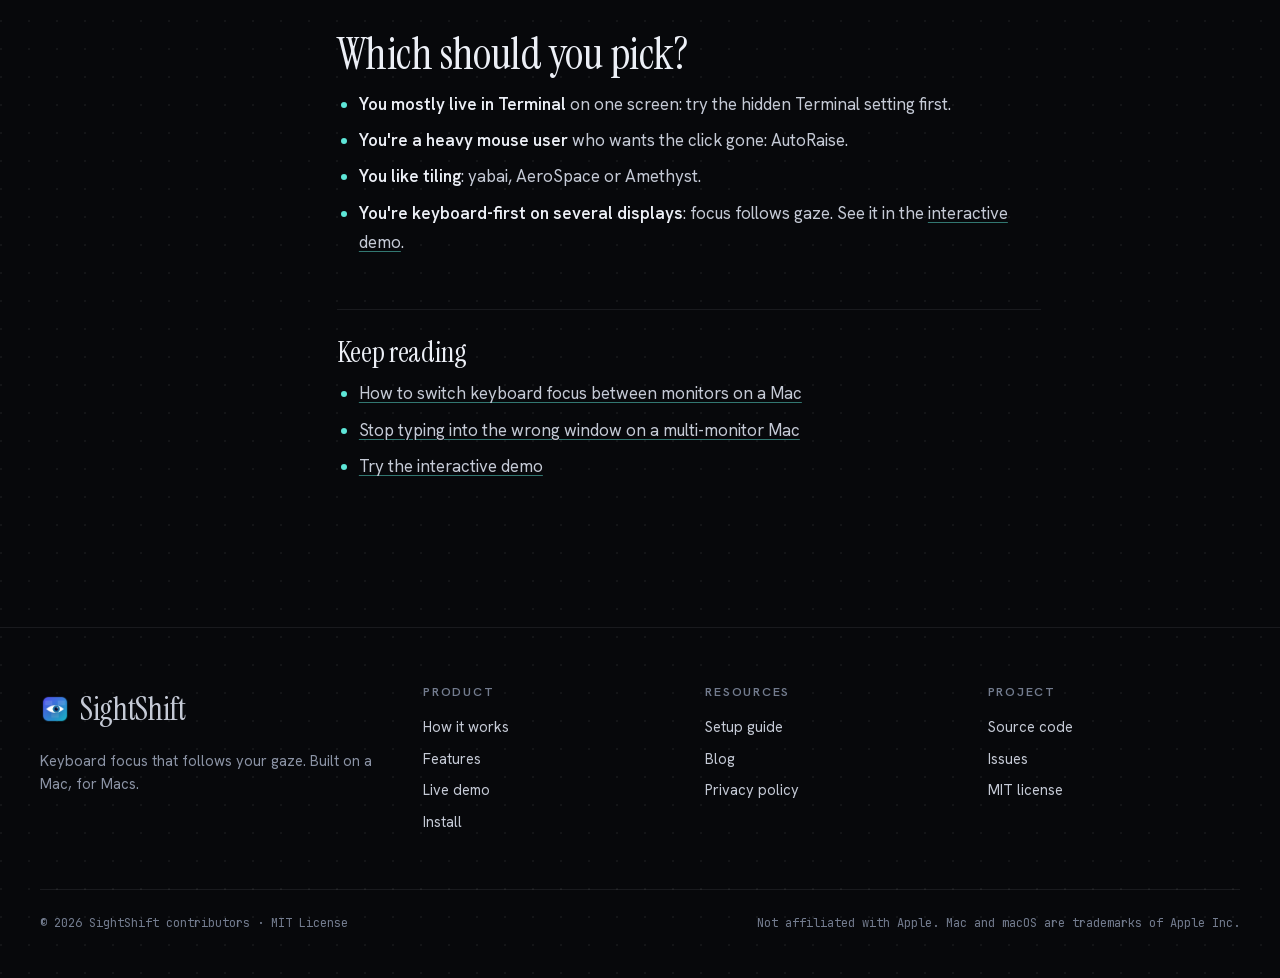
<file: website/blog/focus-follows-mouse-mac/index.html>
<!doctype html>
<html lang="en">
<head>
<meta charset="utf-8">
<meta name="viewport" content="width=device-width, initial-scale=1">
<title>Focus follows mouse on macOS: what exists and a hands-free alternative | SightShift</title>
<meta name="description" content="macOS has no system-wide focus follows mouse. Here&#x27;s what exists, from a hidden Terminal setting to AutoRaise, yabai and Amethyst, and the trade-offs.">
<link rel="canonical" href="https://dipeshrajoria007.github.io/SightShift/blog/focus-follows-mouse-mac/">
<meta name="theme-color" content="#07080b">
<meta name="color-scheme" content="dark">
<meta property="og:type" content="article">
<meta property="og:site_name" content="SightShift">
<meta property="og:title" content="Focus follows mouse on macOS: what exists and a hands-free alternative | SightShift">
<meta property="og:description" content="macOS has no system-wide focus follows mouse. Here&#x27;s what exists, from a hidden Terminal setting to AutoRaise, yabai and Amethyst, and the trade-offs.">
<meta property="og:url" content="https://dipeshrajoria007.github.io/SightShift/blog/focus-follows-mouse-mac/">
<meta property="og:image" content="https://dipeshrajoria007.github.io/SightShift/assets/img/og-image.png">
<meta property="og:image:width" content="1200">
<meta property="og:image:height" content="630">
<meta name="twitter:card" content="summary_large_image">
<meta name="twitter:title" content="Focus follows mouse on macOS: what exists and a hands-free alternative | SightShift">
<meta name="twitter:description" content="macOS has no system-wide focus follows mouse. Here&#x27;s what exists, from a hidden Terminal setting to AutoRaise, yabai and Amethyst, and the trade-offs.">
<meta name="twitter:image" content="https://dipeshrajoria007.github.io/SightShift/assets/img/og-image.png">
<link rel="icon" type="image/png" sizes="32x32" href="../../assets/img/favicon-32.png">
<link rel="icon" type="image/png" sizes="64x64" href="../../assets/img/favicon-64.png">
<link rel="apple-touch-icon" href="../../assets/img/apple-touch-icon.png">
<link rel="manifest" href="../../site.webmanifest">
<link rel="preload" href="../../assets/fonts/instrument-serif.woff2" as="font" type="font/woff2" crossorigin>
<link rel="preload" href="../../assets/fonts/hanken-grotesk.woff2" as="font" type="font/woff2" crossorigin>
<link rel="stylesheet" href="../../assets/css/site.css">
<script>document.documentElement.classList.add("js")</script>
<script type="application/ld+json">
{
  "@context": "https://schema.org",
  "@graph": [
    {
      "@type": "BlogPosting",
      "headline": "Focus follows mouse on macOS: what exists and a hands-free alternative",
      "description": "macOS has no system-wide focus follows mouse. Here's what exists, from a hidden Terminal setting to AutoRaise, yabai and Amethyst, and the trade-offs.",
      "datePublished": "2026-09-30",
      "dateModified": "2026-09-30",
      "mainEntityOfPage": "https://dipeshrajoria007.github.io/SightShift/blog/focus-follows-mouse-mac/",
      "image": "https://dipeshrajoria007.github.io/SightShift/assets/img/og-image.png",
      "author": {
        "@type": "Organization",
        "name": "SightShift",
        "url": "https://dipeshrajoria007.github.io/SightShift/"
      },
      "publisher": {
        "@type": "Organization",
        "name": "SightShift",
        "logo": {
          "@type": "ImageObject",
          "url": "https://dipeshrajoria007.github.io/SightShift/assets/img/icon-512.png"
        }
      }
    },
    {
      "@type": "BreadcrumbList",
      "itemListElement": [
        {
          "@type": "ListItem",
          "position": 1,
          "name": "SightShift",
          "item": "https://dipeshrajoria007.github.io/SightShift/"
        },
        {
          "@type": "ListItem",
          "position": 2,
          "name": "Blog",
          "item": "https://dipeshrajoria007.github.io/SightShift/blog/"
        },
        {
          "@type": "ListItem",
          "position": 3,
          "name": "Focus follows mouse on macOS: what exists and a hands-free alternative",
          "item": "https://dipeshrajoria007.github.io/SightShift/blog/focus-follows-mouse-mac/"
        }
      ]
    }
  ]
}
</script>
</head>
<body>
<a class="skip-link" href="#main">Skip to content</a>

<header class="site-header" data-header>
  <div class="container">
    <a class="brand" href="../../" aria-label="SightShift home"><img src="../../assets/img/icon-64.png" alt="" width="30" height="30">SightShift</a>
    <button class="nav-toggle" type="button" aria-expanded="false" aria-controls="site-nav" data-nav-toggle><span></span><span class="visually-hidden">Menu</span></button>
    <nav class="nav" id="site-nav" aria-label="Main">
      <a href="../../#how">How it works</a>
      <a href="../../#demo">Demo</a>
      <a href="../../guide/">Guide</a>
      <a href="../../blog/" aria-current="page">Blog</a>
      <a href="../../privacy/">Privacy</a>
      <a class="btn btn--ghost btn--small" href="https://github.com/DipeshRajoria007/SightShift">
        <svg viewBox="0 0 16 16" aria-hidden="true"><path fill="currentColor" d="M8 0C3.58 0 0 3.58 0 8c0 3.54 2.29 6.53 5.47 7.59.4.07.55-.17.55-.38 0-.19-.01-.82-.01-1.49-2.01.37-2.53-.49-2.69-.94-.09-.23-.48-.94-.82-1.13-.28-.15-.68-.52-.01-.53.63-.01 1.08.58 1.23.82.72 1.21 1.87.87 2.33.66.07-.52.28-.87.51-1.07-1.78-.2-3.64-.89-3.64-3.95 0-.87.31-1.59.82-2.15-.08-.2-.36-1.02.08-2.12 0 0 .67-.21 2.2.82.64-.18 1.32-.27 2-.27.68 0 1.36.09 2 .27 1.53-1.04 2.2-.82 2.2-.82.44 1.1.16 1.92.08 2.12.51.56.82 1.27.82 2.15 0 3.07-1.87 3.75-3.65 3.95.29.25.54.73.54 1.48 0 1.07-.01 1.93-.01 2.2 0 .21.15.46.55.38A8.013 8.013 0 0016 8c0-4.42-3.58-8-8-8z"/></svg>
        GitHub
      </a>
    </nav>
  </div>
</header>

<main id="main">

<article>
  <div class="container page-hero">
    <nav class="breadcrumbs" aria-label="Breadcrumb"><a href="../../">SightShift</a> / <a href="../">Blog</a></nav>
    <h1>Focus follows mouse on macOS, and a <em>hands-free</em> alternative</h1>
    <p>There's no system-wide setting, but there are options: a hidden Terminal preference, AutoRaise, yabai and Amethyst. Here's how they work and what they cost.</p>
    <p class="article-meta">Published 30 September 2026 · SightShift</p>
  </div>
  <div class="container doc">
    <aside class="toc" aria-label="On this page">
      <span class="label">On this page</span>
      <ol>
<li><a href="#why">Why macOS lacks it</a></li>
<li><a href="#terminal">Terminal&#x27;s hidden setting</a></li>
<li><a href="#autoraise">AutoRaise</a></li>
<li><a href="#yabai">yabai</a></li>
<li><a href="#amethyst">Amethyst</a></li>
<li><a href="#trade-offs">The trade-offs</a></li>
<li><a href="#gaze">Focus follows gaze</a></li>
<li><a href="#which">Which to pick</a></li>
      </ol>
    </aside>
    <div class="prose">

      <p>On Linux and other Unix desktops, many people run with "focus follows mouse": whichever window is under the pointer gets your keystrokes, no click needed. People who move to the Mac often go looking for the same setting and find that it isn't there. Here's what does exist, and what each option costs.</p>

      <h2 id="why">Why macOS doesn't have it</h2>
      <p>macOS is click-to-focus by design. One reason is the menu bar at the top of the screen: to reach an app's menus, the pointer has to travel up, often across other windows. With focus following the pointer, the focus (and the menu bar's contents) would change along the way. Any focus-follows-mouse tool for the Mac has to work around that.</p>

      <h2 id="terminal">Terminal only: a hidden setting</h2>
      <p>Apple's Terminal has a hidden preference that makes Terminal windows take focus when the pointer moves over them:</p>
<pre><code>defaults write com.apple.Terminal FocusFollowsMouse -string YES</code></pre>
      <p>Quit and reopen Terminal for it to take effect, and run the same command with <code>NO</code> to turn it off. It only applies to Terminal windows; every other app keeps click-to-focus.</p>

      <h2 id="autoraise">AutoRaise</h2>
      <p><a href="https://github.com/sbmpost/AutoRaise">AutoRaise</a> is a small open-source utility that raises and focuses the window under the pointer. You can set separate delays for raising and for focusing, so the pointer has to rest for a moment before anything happens, which helps it ignore windows you merely pass over.</p>

      <h2 id="yabai">yabai</h2>
      <p>The yabai window manager has a <code>focus_follows_mouse</code> setting. <code>autofocus</code> focuses the window under the pointer without raising it; <code>autoraise</code> also brings it to the front:</p>
<pre><code>yabai -m config focus_follows_mouse autofocus</code></pre>
      <p>A separate <code>mouse_follows_focus</code> setting does the reverse, moving the pointer when focus changes by keyboard.</p>

      <h2 id="amethyst">Amethyst</h2>
      <p><a href="https://github.com/ianyh/Amethyst">Amethyst</a>, a tiling window manager, includes a focus-follows-mouse option among its settings. If you already like tiling, it's a natural choice.</p>

      <h2 id="trade-offs">The trade-offs</h2>
      <ul>
        <li><strong>Accidental focus changes.</strong> The pointer crosses windows on its way somewhere else. Delays help, but they make every intentional switch slower too.</li>
        <li><strong>The pointer isn't where you're looking.</strong> On a multi-monitor desk, the pointer is often parked on the screen you used a minute ago. Focus follows it, not you.</li>
        <li><strong>Raising reshuffles windows.</strong> Auto-raise brings windows to the front as you pass, which can bury the one you wanted to keep visible.</li>
      </ul>

      <h2 id="gaze">A hands-free alternative: focus follows gaze</h2>
      <p>The pointer is a proxy for your attention. Your eyes are the real thing. <a href="../../">SightShift</a> uses the webcam to see which way you're facing and moves keyboard focus to that screen, window or split pane, leaving the pointer free for pointing. It brings the pointer along when you switch screens, so scrolling still works where you look.</p>
      <p>Because gaze wanders more than a pointer does, SightShift is deliberately calm: a new target has to hold your gaze for a moment, glances are ignored, focus holds still while you type or use the mouse, and poses aimed away from every screen are ignored. It runs entirely on your Mac and is free and open source.</p>

      <h2 id="which">Which should you pick?</h2>
      <ul>
        <li><strong>You mostly live in Terminal</strong> on one screen: try the hidden Terminal setting first.</li>
        <li><strong>You're a heavy mouse user</strong> who wants the click gone: AutoRaise.</li>
        <li><strong>You like tiling</strong>: yabai, AeroSpace or Amethyst.</li>
        <li><strong>You're keyboard-first on several displays</strong>: focus follows gaze. See it in the <a href="../../#demo">interactive demo</a>.</li>
      </ul>

      <div class="related">
        <h2 style="margin-top:0;font-size:1.8rem">Keep reading</h2>
        <ul>
<li><a href="../switch-focus-between-monitors-mac/">How to switch keyboard focus between monitors on a Mac</a></li>
<li><a href="../stop-typing-into-the-wrong-window/">Stop typing into the wrong window on a multi-monitor Mac</a></li>
          <li><a href="../../#demo">Try the interactive demo</a></li>
        </ul>
      </div>
    </div>
  </div>
</article>

</main>

<footer class="site-footer">
  <div class="container">
    <div class="footer-brand">
      <a class="brand" href="../../"><img src="../../assets/img/icon-64.png" alt="" width="30" height="30">SightShift</a>
      <p>Keyboard focus that follows your gaze. Built on a Mac, for Macs.</p>
    </div>
    <div>
      <h2>Product</h2>
      <ul>
        <li><a href="../../#how">How it works</a></li>
        <li><a href="../../#features">Features</a></li>
        <li><a href="../../#demo">Live demo</a></li>
        <li><a href="../../#install">Install</a></li>
      </ul>
    </div>
    <div>
      <h2>Resources</h2>
      <ul>
        <li><a href="../../guide/">Setup guide</a></li>
        <li><a href="../../blog/">Blog</a></li>
        <li><a href="../../privacy/">Privacy policy</a></li>
      </ul>
    </div>
    <div>
      <h2>Project</h2>
      <ul>
        <li><a href="https://github.com/DipeshRajoria007/SightShift">Source code</a></li>
        <li><a href="https://github.com/DipeshRajoria007/SightShift/issues">Issues</a></li>
        <li><a href="https://github.com/DipeshRajoria007/SightShift/blob/main/LICENSE">MIT license</a></li>
      </ul>
    </div>
    <div class="footer-legal">
      <span>© 2026 SightShift contributors · MIT License</span>
      <span>Not affiliated with Apple. Mac and macOS are trademarks of Apple Inc.</span>
    </div>
  </div>
</footer>

<script src="../../assets/js/site.js" defer></script>
</body>
</html>
</file>
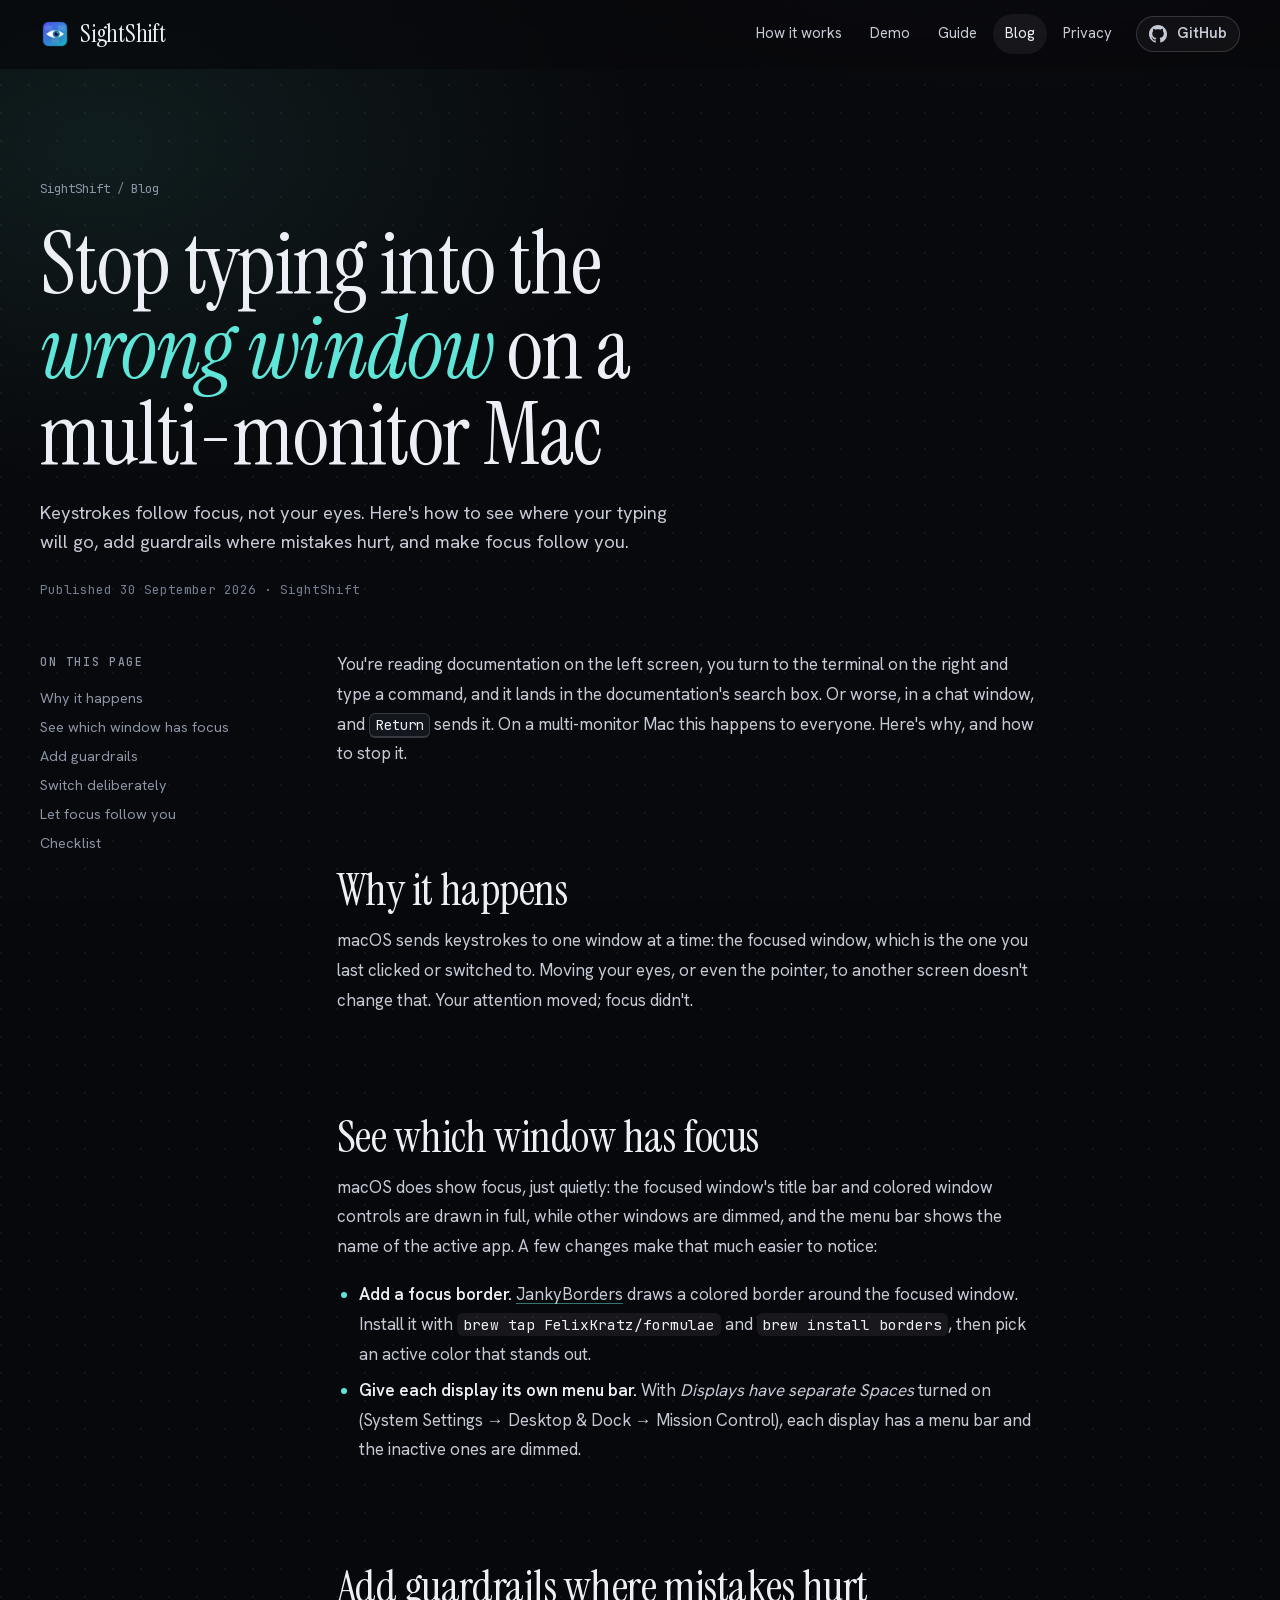
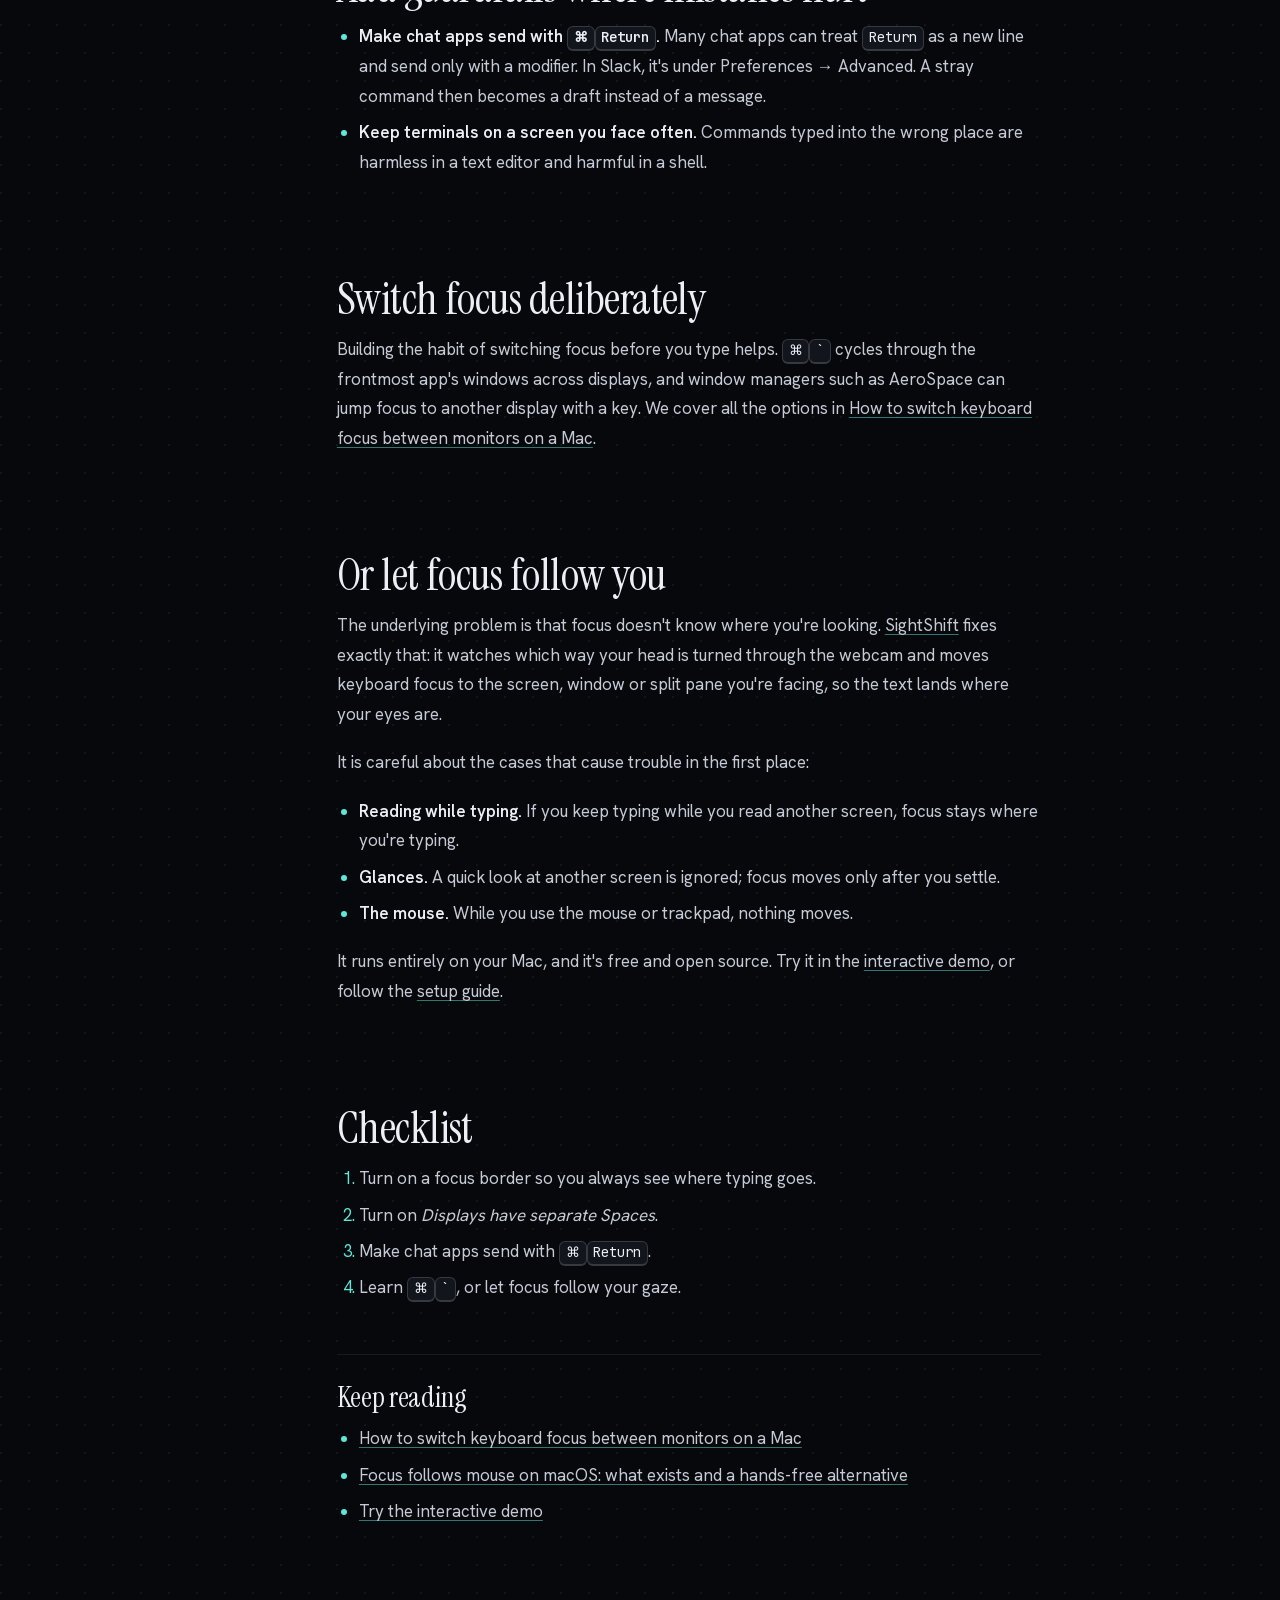
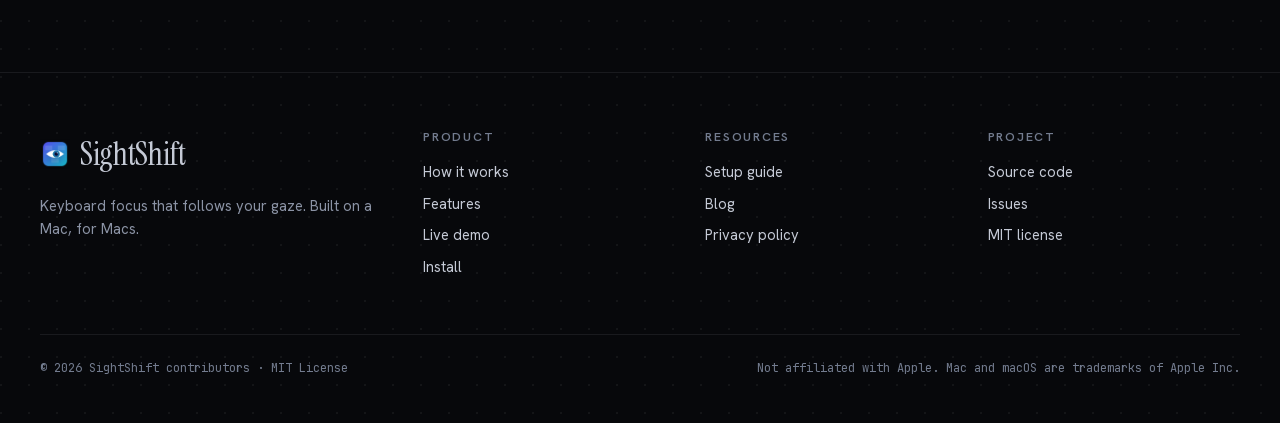
<file: website/blog/stop-typing-into-the-wrong-window/index.html>
<!doctype html>
<html lang="en">
<head>
<meta charset="utf-8">
<meta name="viewport" content="width=device-width, initial-scale=1">
<title>Stop typing into the wrong window on a multi-monitor Mac | SightShift</title>
<meta name="description" content="Why keystrokes land in the wrong window when you use several displays, how to see which window has focus, and how to make focus follow you.">
<link rel="canonical" href="https://dipeshrajoria007.github.io/SightShift/blog/stop-typing-into-the-wrong-window/">
<meta name="theme-color" content="#07080b">
<meta name="color-scheme" content="dark">
<meta property="og:type" content="article">
<meta property="og:site_name" content="SightShift">
<meta property="og:title" content="Stop typing into the wrong window on a multi-monitor Mac | SightShift">
<meta property="og:description" content="Why keystrokes land in the wrong window when you use several displays, how to see which window has focus, and how to make focus follow you.">
<meta property="og:url" content="https://dipeshrajoria007.github.io/SightShift/blog/stop-typing-into-the-wrong-window/">
<meta property="og:image" content="https://dipeshrajoria007.github.io/SightShift/assets/img/og-image.png">
<meta property="og:image:width" content="1200">
<meta property="og:image:height" content="630">
<meta name="twitter:card" content="summary_large_image">
<meta name="twitter:title" content="Stop typing into the wrong window on a multi-monitor Mac | SightShift">
<meta name="twitter:description" content="Why keystrokes land in the wrong window when you use several displays, how to see which window has focus, and how to make focus follow you.">
<meta name="twitter:image" content="https://dipeshrajoria007.github.io/SightShift/assets/img/og-image.png">
<link rel="icon" type="image/png" sizes="32x32" href="../../assets/img/favicon-32.png">
<link rel="icon" type="image/png" sizes="64x64" href="../../assets/img/favicon-64.png">
<link rel="apple-touch-icon" href="../../assets/img/apple-touch-icon.png">
<link rel="manifest" href="../../site.webmanifest">
<link rel="preload" href="../../assets/fonts/instrument-serif.woff2" as="font" type="font/woff2" crossorigin>
<link rel="preload" href="../../assets/fonts/hanken-grotesk.woff2" as="font" type="font/woff2" crossorigin>
<link rel="stylesheet" href="../../assets/css/site.css">
<script>document.documentElement.classList.add("js")</script>
<script type="application/ld+json">
{
  "@context": "https://schema.org",
  "@graph": [
    {
      "@type": "BlogPosting",
      "headline": "Stop typing into the wrong window on a multi-monitor Mac",
      "description": "Why keystrokes land in the wrong window when you use several displays, how to see which window has focus, and how to make focus follow you.",
      "datePublished": "2026-09-30",
      "dateModified": "2026-09-30",
      "mainEntityOfPage": "https://dipeshrajoria007.github.io/SightShift/blog/stop-typing-into-the-wrong-window/",
      "image": "https://dipeshrajoria007.github.io/SightShift/assets/img/og-image.png",
      "author": {
        "@type": "Organization",
        "name": "SightShift",
        "url": "https://dipeshrajoria007.github.io/SightShift/"
      },
      "publisher": {
        "@type": "Organization",
        "name": "SightShift",
        "logo": {
          "@type": "ImageObject",
          "url": "https://dipeshrajoria007.github.io/SightShift/assets/img/icon-512.png"
        }
      }
    },
    {
      "@type": "BreadcrumbList",
      "itemListElement": [
        {
          "@type": "ListItem",
          "position": 1,
          "name": "SightShift",
          "item": "https://dipeshrajoria007.github.io/SightShift/"
        },
        {
          "@type": "ListItem",
          "position": 2,
          "name": "Blog",
          "item": "https://dipeshrajoria007.github.io/SightShift/blog/"
        },
        {
          "@type": "ListItem",
          "position": 3,
          "name": "Stop typing into the wrong window on a multi-monitor Mac",
          "item": "https://dipeshrajoria007.github.io/SightShift/blog/stop-typing-into-the-wrong-window/"
        }
      ]
    }
  ]
}
</script>
</head>
<body>
<a class="skip-link" href="#main">Skip to content</a>

<header class="site-header" data-header>
  <div class="container">
    <a class="brand" href="../../" aria-label="SightShift home"><img src="../../assets/img/icon-64.png" alt="" width="30" height="30">SightShift</a>
    <button class="nav-toggle" type="button" aria-expanded="false" aria-controls="site-nav" data-nav-toggle><span></span><span class="visually-hidden">Menu</span></button>
    <nav class="nav" id="site-nav" aria-label="Main">
      <a href="../../#how">How it works</a>
      <a href="../../#demo">Demo</a>
      <a href="../../guide/">Guide</a>
      <a href="../../blog/" aria-current="page">Blog</a>
      <a href="../../privacy/">Privacy</a>
      <a class="btn btn--ghost btn--small" href="https://github.com/DipeshRajoria007/SightShift">
        <svg viewBox="0 0 16 16" aria-hidden="true"><path fill="currentColor" d="M8 0C3.58 0 0 3.58 0 8c0 3.54 2.29 6.53 5.47 7.59.4.07.55-.17.55-.38 0-.19-.01-.82-.01-1.49-2.01.37-2.53-.49-2.69-.94-.09-.23-.48-.94-.82-1.13-.28-.15-.68-.52-.01-.53.63-.01 1.08.58 1.23.82.72 1.21 1.87.87 2.33.66.07-.52.28-.87.51-1.07-1.78-.2-3.64-.89-3.64-3.95 0-.87.31-1.59.82-2.15-.08-.2-.36-1.02.08-2.12 0 0 .67-.21 2.2.82.64-.18 1.32-.27 2-.27.68 0 1.36.09 2 .27 1.53-1.04 2.2-.82 2.2-.82.44 1.1.16 1.92.08 2.12.51.56.82 1.27.82 2.15 0 3.07-1.87 3.75-3.65 3.95.29.25.54.73.54 1.48 0 1.07-.01 1.93-.01 2.2 0 .21.15.46.55.38A8.013 8.013 0 0016 8c0-4.42-3.58-8-8-8z"/></svg>
        GitHub
      </a>
    </nav>
  </div>
</header>

<main id="main">

<article>
  <div class="container page-hero">
    <nav class="breadcrumbs" aria-label="Breadcrumb"><a href="../../">SightShift</a> / <a href="../">Blog</a></nav>
    <h1>Stop typing into the <em>wrong window</em> on a multi-monitor Mac</h1>
    <p>Keystrokes follow focus, not your eyes. Here's how to see where your typing will go, add guardrails where mistakes hurt, and make focus follow you.</p>
    <p class="article-meta">Published 30 September 2026 · SightShift</p>
  </div>
  <div class="container doc">
    <aside class="toc" aria-label="On this page">
      <span class="label">On this page</span>
      <ol>
<li><a href="#why">Why it happens</a></li>
<li><a href="#see-focus">See which window has focus</a></li>
<li><a href="#guardrails">Add guardrails</a></li>
<li><a href="#switch-faster">Switch deliberately</a></li>
<li><a href="#follow-gaze">Let focus follow you</a></li>
<li><a href="#checklist">Checklist</a></li>
      </ol>
    </aside>
    <div class="prose">

      <p>You're reading documentation on the left screen, you turn to the terminal on the right and type a command, and it lands in the documentation's search box. Or worse, in a chat window, and <kbd>Return</kbd> sends it. On a multi-monitor Mac this happens to everyone. Here's why, and how to stop it.</p>

      <h2 id="why">Why it happens</h2>
      <p>macOS sends keystrokes to one window at a time: the focused window, which is the one you last clicked or switched to. Moving your eyes, or even the pointer, to another screen doesn't change that. Your attention moved; focus didn't.</p>

      <h2 id="see-focus">See which window has focus</h2>
      <p>macOS does show focus, just quietly: the focused window's title bar and colored window controls are drawn in full, while other windows are dimmed, and the menu bar shows the name of the active app. A few changes make that much easier to notice:</p>
      <ul>
        <li><strong>Add a focus border.</strong> <a href="https://github.com/FelixKratz/JankyBorders">JankyBorders</a> draws a colored border around the focused window. Install it with <code>brew tap FelixKratz/formulae</code> and <code>brew install borders</code>, then pick an active color that stands out.</li>
        <li><strong>Give each display its own menu bar.</strong> With <em>Displays have separate Spaces</em> turned on (System Settings → Desktop &amp; Dock → Mission Control), each display has a menu bar and the inactive ones are dimmed.</li>
      </ul>

      <h2 id="guardrails">Add guardrails where mistakes hurt</h2>
      <ul>
        <li><strong>Make chat apps send with <kbd>⌘</kbd><kbd>Return</kbd>.</strong> Many chat apps can treat <kbd>Return</kbd> as a new line and send only with a modifier. In Slack, it's under Preferences → Advanced. A stray command then becomes a draft instead of a message.</li>
        <li><strong>Keep terminals on a screen you face often.</strong> Commands typed into the wrong place are harmless in a text editor and harmful in a shell.</li>
      </ul>

      <h2 id="switch-faster">Switch focus deliberately</h2>
      <p>Building the habit of switching focus before you type helps. <kbd>⌘</kbd><kbd>`</kbd> cycles through the frontmost app's windows across displays, and window managers such as AeroSpace can jump focus to another display with a key. We cover all the options in <a href="../switch-focus-between-monitors-mac/">How to switch keyboard focus between monitors on a Mac</a>.</p>

      <h2 id="follow-gaze">Or let focus follow you</h2>
      <p>The underlying problem is that focus doesn't know where you're looking. <a href="../../">SightShift</a> fixes exactly that: it watches which way your head is turned through the webcam and moves keyboard focus to the screen, window or split pane you're facing, so the text lands where your eyes are.</p>
      <p>It is careful about the cases that cause trouble in the first place:</p>
      <ul>
        <li><strong>Reading while typing.</strong> If you keep typing while you read another screen, focus stays where you're typing.</li>
        <li><strong>Glances.</strong> A quick look at another screen is ignored; focus moves only after you settle.</li>
        <li><strong>The mouse.</strong> While you use the mouse or trackpad, nothing moves.</li>
      </ul>
      <p>It runs entirely on your Mac, and it's free and open source. Try it in the <a href="../../#demo">interactive demo</a>, or follow the <a href="../../guide/">setup guide</a>.</p>

      <h2 id="checklist">Checklist</h2>
      <ol>
        <li>Turn on a focus border so you always see where typing goes.</li>
        <li>Turn on <em>Displays have separate Spaces</em>.</li>
        <li>Make chat apps send with <kbd>⌘</kbd><kbd>Return</kbd>.</li>
        <li>Learn <kbd>⌘</kbd><kbd>`</kbd>, or let focus follow your gaze.</li>
      </ol>

      <div class="related">
        <h2 style="margin-top:0;font-size:1.8rem">Keep reading</h2>
        <ul>
<li><a href="../switch-focus-between-monitors-mac/">How to switch keyboard focus between monitors on a Mac</a></li>
<li><a href="../focus-follows-mouse-mac/">Focus follows mouse on macOS: what exists and a hands-free alternative</a></li>
          <li><a href="../../#demo">Try the interactive demo</a></li>
        </ul>
      </div>
    </div>
  </div>
</article>

</main>

<footer class="site-footer">
  <div class="container">
    <div class="footer-brand">
      <a class="brand" href="../../"><img src="../../assets/img/icon-64.png" alt="" width="30" height="30">SightShift</a>
      <p>Keyboard focus that follows your gaze. Built on a Mac, for Macs.</p>
    </div>
    <div>
      <h2>Product</h2>
      <ul>
        <li><a href="../../#how">How it works</a></li>
        <li><a href="../../#features">Features</a></li>
        <li><a href="../../#demo">Live demo</a></li>
        <li><a href="../../#install">Install</a></li>
      </ul>
    </div>
    <div>
      <h2>Resources</h2>
      <ul>
        <li><a href="../../guide/">Setup guide</a></li>
        <li><a href="../../blog/">Blog</a></li>
        <li><a href="../../privacy/">Privacy policy</a></li>
      </ul>
    </div>
    <div>
      <h2>Project</h2>
      <ul>
        <li><a href="https://github.com/DipeshRajoria007/SightShift">Source code</a></li>
        <li><a href="https://github.com/DipeshRajoria007/SightShift/issues">Issues</a></li>
        <li><a href="https://github.com/DipeshRajoria007/SightShift/blob/main/LICENSE">MIT license</a></li>
      </ul>
    </div>
    <div class="footer-legal">
      <span>© 2026 SightShift contributors · MIT License</span>
      <span>Not affiliated with Apple. Mac and macOS are trademarks of Apple Inc.</span>
    </div>
  </div>
</footer>

<script src="../../assets/js/site.js" defer></script>
</body>
</html>
</file>
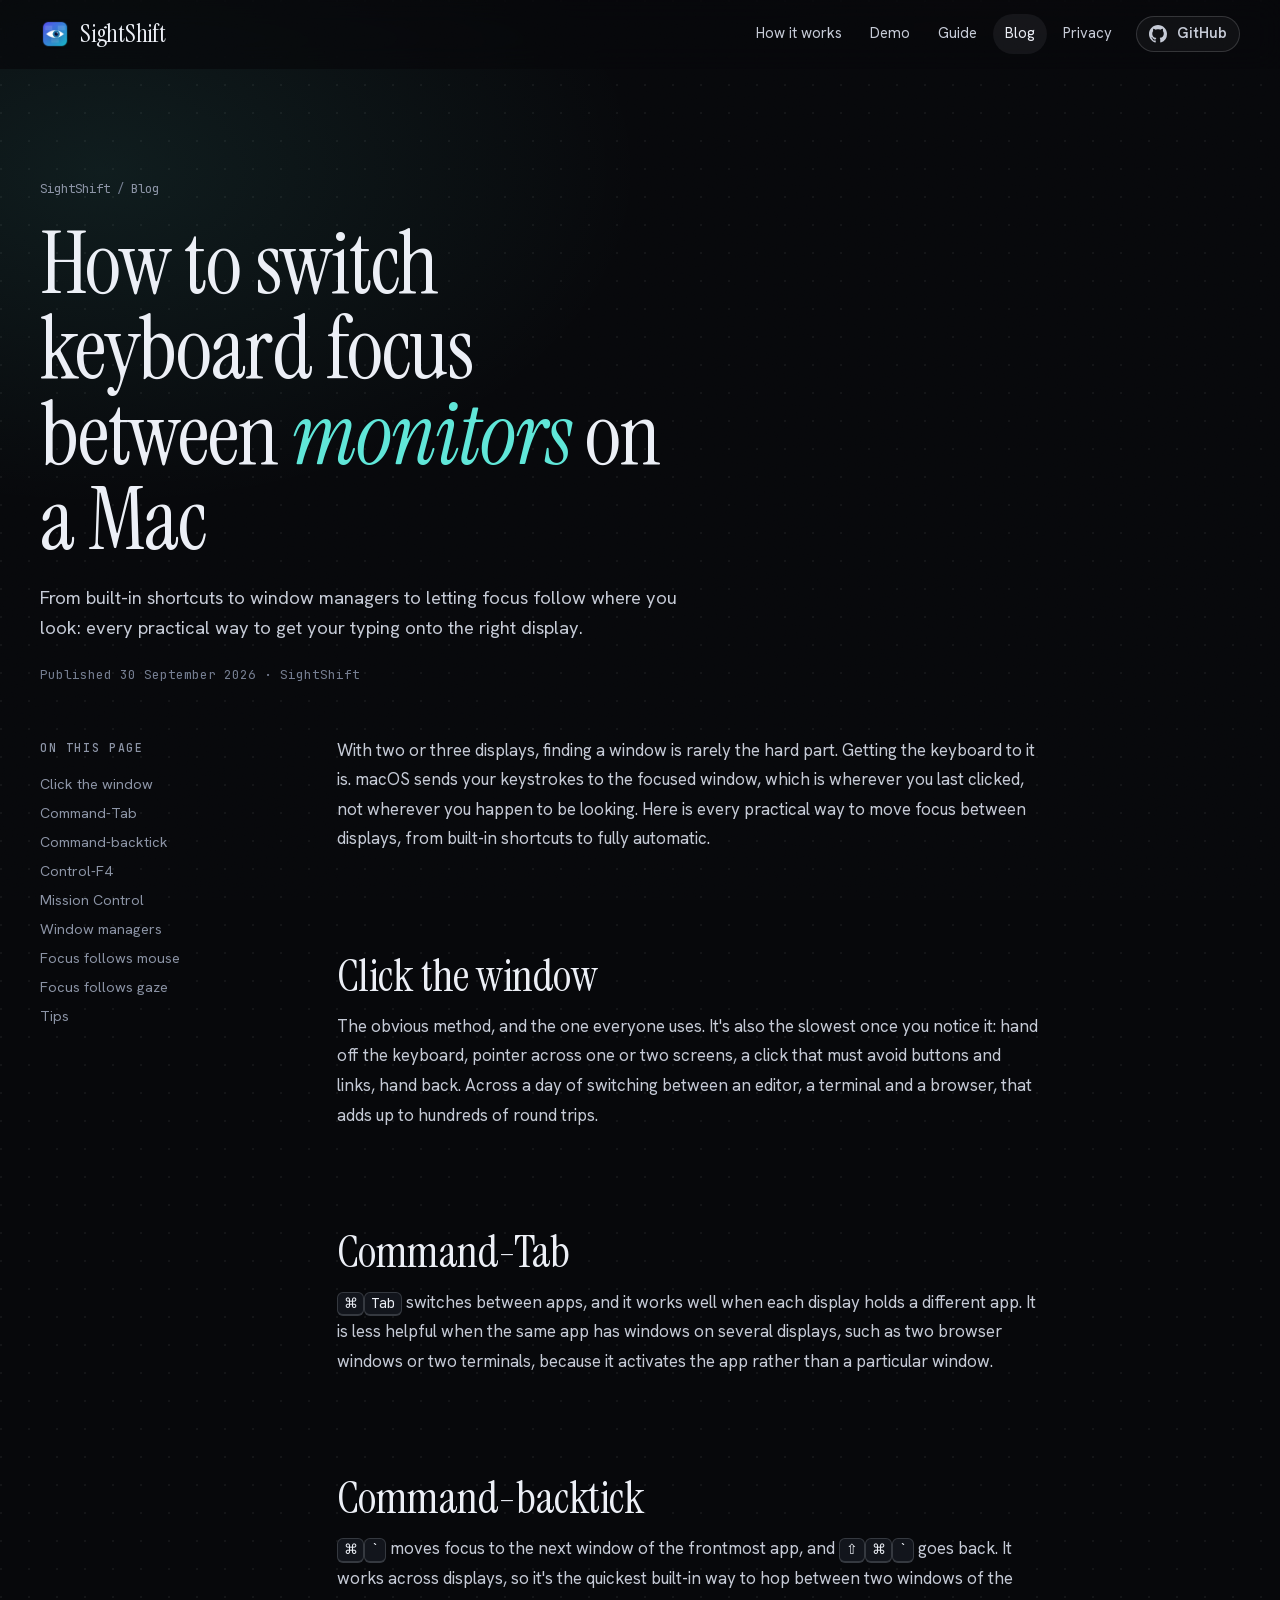
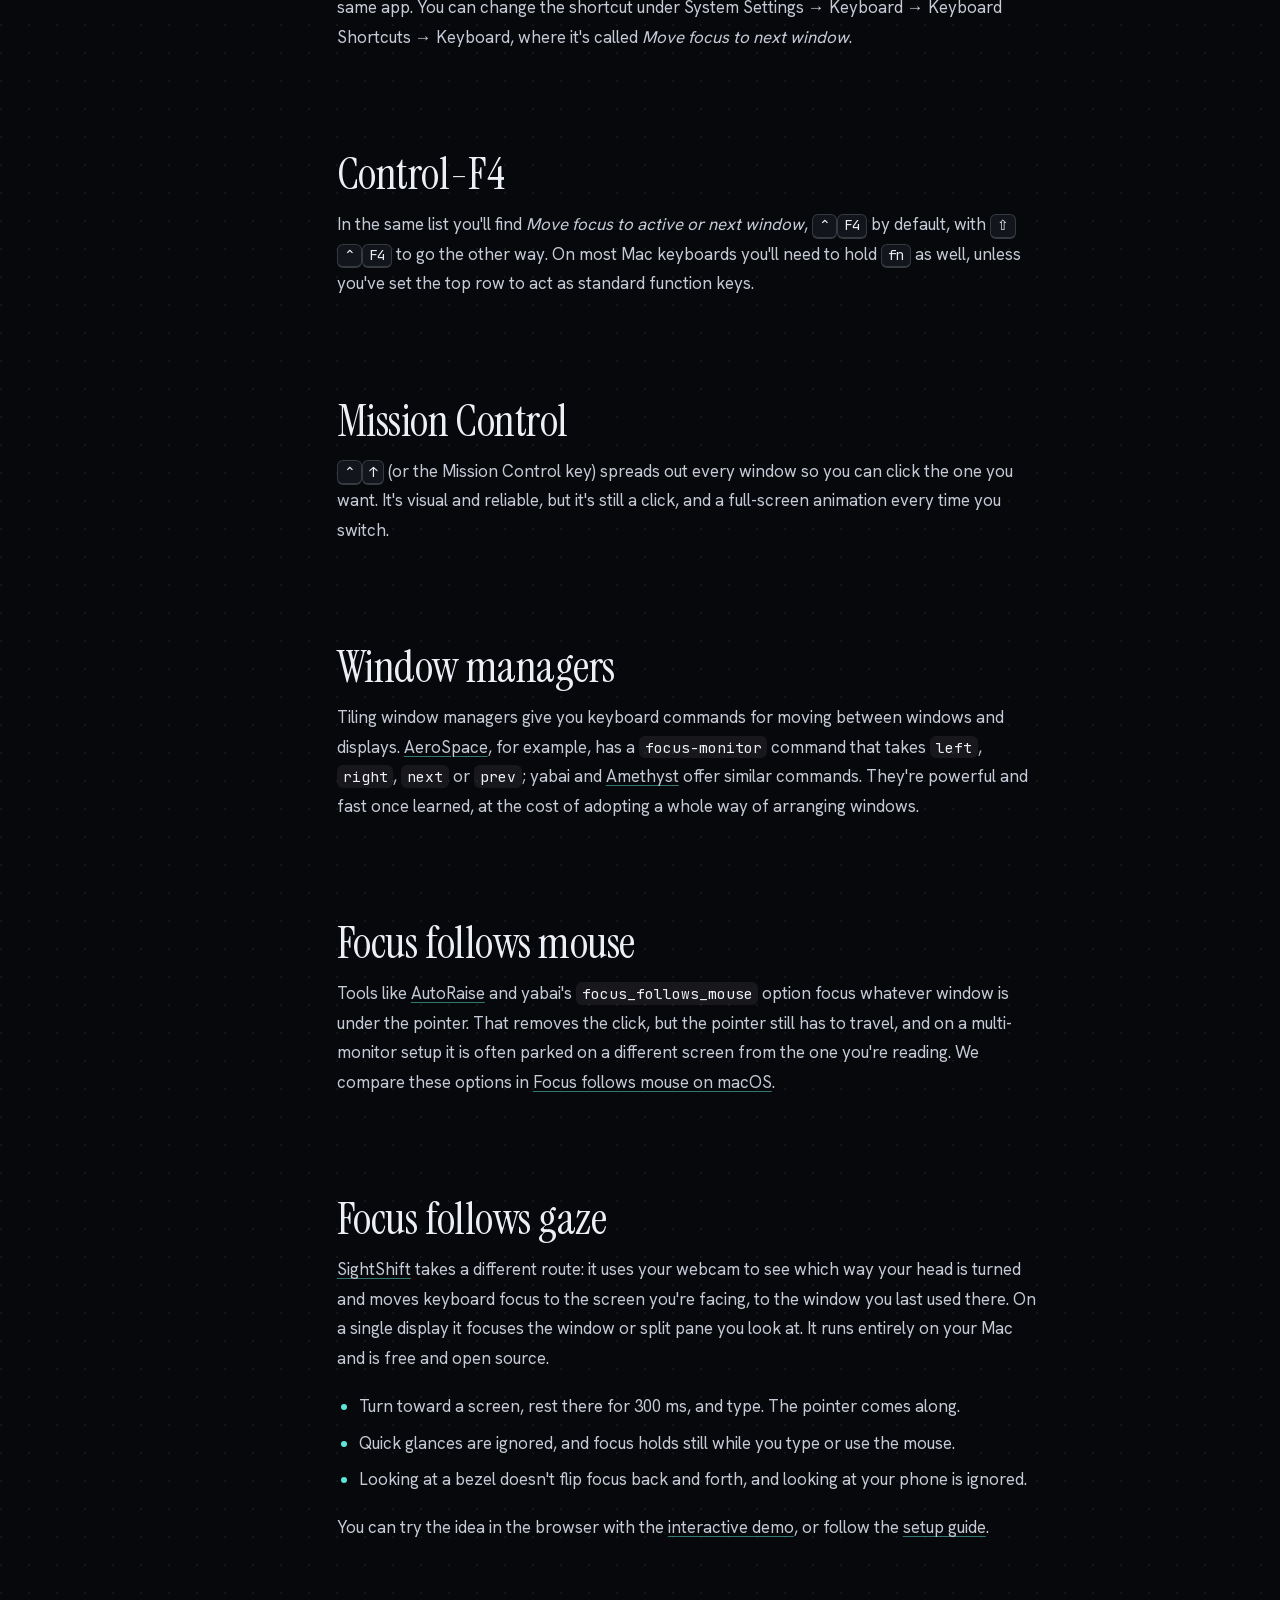
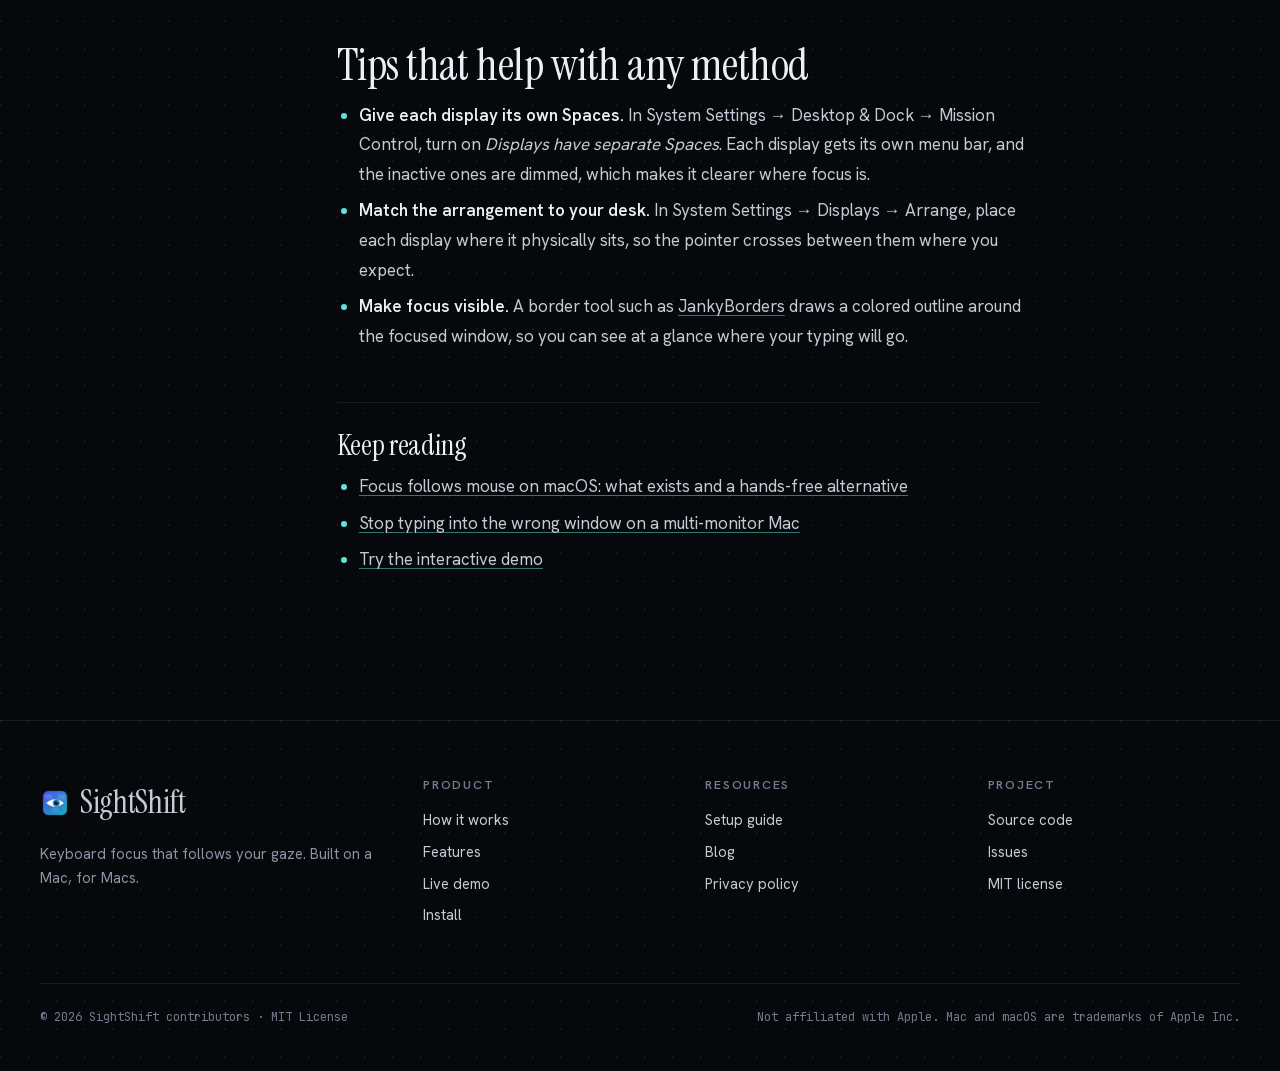
<file: website/blog/switch-focus-between-monitors-mac/index.html>
<!doctype html>
<html lang="en">
<head>
<meta charset="utf-8">
<meta name="viewport" content="width=device-width, initial-scale=1">
<title>How to switch keyboard focus between monitors on a Mac | SightShift</title>
<meta name="description" content="Every way to move keyboard focus to another display on macOS: built-in shortcuts, Mission Control, window managers, and making focus follow where you look.">
<link rel="canonical" href="https://dipeshrajoria007.github.io/SightShift/blog/switch-focus-between-monitors-mac/">
<meta name="theme-color" content="#07080b">
<meta name="color-scheme" content="dark">
<meta property="og:type" content="article">
<meta property="og:site_name" content="SightShift">
<meta property="og:title" content="How to switch keyboard focus between monitors on a Mac | SightShift">
<meta property="og:description" content="Every way to move keyboard focus to another display on macOS: built-in shortcuts, Mission Control, window managers, and making focus follow where you look.">
<meta property="og:url" content="https://dipeshrajoria007.github.io/SightShift/blog/switch-focus-between-monitors-mac/">
<meta property="og:image" content="https://dipeshrajoria007.github.io/SightShift/assets/img/og-image.png">
<meta property="og:image:width" content="1200">
<meta property="og:image:height" content="630">
<meta name="twitter:card" content="summary_large_image">
<meta name="twitter:title" content="How to switch keyboard focus between monitors on a Mac | SightShift">
<meta name="twitter:description" content="Every way to move keyboard focus to another display on macOS: built-in shortcuts, Mission Control, window managers, and making focus follow where you look.">
<meta name="twitter:image" content="https://dipeshrajoria007.github.io/SightShift/assets/img/og-image.png">
<link rel="icon" type="image/png" sizes="32x32" href="../../assets/img/favicon-32.png">
<link rel="icon" type="image/png" sizes="64x64" href="../../assets/img/favicon-64.png">
<link rel="apple-touch-icon" href="../../assets/img/apple-touch-icon.png">
<link rel="manifest" href="../../site.webmanifest">
<link rel="preload" href="../../assets/fonts/instrument-serif.woff2" as="font" type="font/woff2" crossorigin>
<link rel="preload" href="../../assets/fonts/hanken-grotesk.woff2" as="font" type="font/woff2" crossorigin>
<link rel="stylesheet" href="../../assets/css/site.css">
<script>document.documentElement.classList.add("js")</script>
<script type="application/ld+json">
{
  "@context": "https://schema.org",
  "@graph": [
    {
      "@type": "BlogPosting",
      "headline": "How to switch keyboard focus between monitors on a Mac",
      "description": "Every way to move keyboard focus to another display on macOS: built-in shortcuts, Mission Control, window managers, and making focus follow where you look.",
      "datePublished": "2026-09-30",
      "dateModified": "2026-09-30",
      "mainEntityOfPage": "https://dipeshrajoria007.github.io/SightShift/blog/switch-focus-between-monitors-mac/",
      "image": "https://dipeshrajoria007.github.io/SightShift/assets/img/og-image.png",
      "author": {
        "@type": "Organization",
        "name": "SightShift",
        "url": "https://dipeshrajoria007.github.io/SightShift/"
      },
      "publisher": {
        "@type": "Organization",
        "name": "SightShift",
        "logo": {
          "@type": "ImageObject",
          "url": "https://dipeshrajoria007.github.io/SightShift/assets/img/icon-512.png"
        }
      }
    },
    {
      "@type": "BreadcrumbList",
      "itemListElement": [
        {
          "@type": "ListItem",
          "position": 1,
          "name": "SightShift",
          "item": "https://dipeshrajoria007.github.io/SightShift/"
        },
        {
          "@type": "ListItem",
          "position": 2,
          "name": "Blog",
          "item": "https://dipeshrajoria007.github.io/SightShift/blog/"
        },
        {
          "@type": "ListItem",
          "position": 3,
          "name": "How to switch keyboard focus between monitors on a Mac",
          "item": "https://dipeshrajoria007.github.io/SightShift/blog/switch-focus-between-monitors-mac/"
        }
      ]
    }
  ]
}
</script>
</head>
<body>
<a class="skip-link" href="#main">Skip to content</a>

<header class="site-header" data-header>
  <div class="container">
    <a class="brand" href="../../" aria-label="SightShift home"><img src="../../assets/img/icon-64.png" alt="" width="30" height="30">SightShift</a>
    <button class="nav-toggle" type="button" aria-expanded="false" aria-controls="site-nav" data-nav-toggle><span></span><span class="visually-hidden">Menu</span></button>
    <nav class="nav" id="site-nav" aria-label="Main">
      <a href="../../#how">How it works</a>
      <a href="../../#demo">Demo</a>
      <a href="../../guide/">Guide</a>
      <a href="../../blog/" aria-current="page">Blog</a>
      <a href="../../privacy/">Privacy</a>
      <a class="btn btn--ghost btn--small" href="https://github.com/DipeshRajoria007/SightShift">
        <svg viewBox="0 0 16 16" aria-hidden="true"><path fill="currentColor" d="M8 0C3.58 0 0 3.58 0 8c0 3.54 2.29 6.53 5.47 7.59.4.07.55-.17.55-.38 0-.19-.01-.82-.01-1.49-2.01.37-2.53-.49-2.69-.94-.09-.23-.48-.94-.82-1.13-.28-.15-.68-.52-.01-.53.63-.01 1.08.58 1.23.82.72 1.21 1.87.87 2.33.66.07-.52.28-.87.51-1.07-1.78-.2-3.64-.89-3.64-3.95 0-.87.31-1.59.82-2.15-.08-.2-.36-1.02.08-2.12 0 0 .67-.21 2.2.82.64-.18 1.32-.27 2-.27.68 0 1.36.09 2 .27 1.53-1.04 2.2-.82 2.2-.82.44 1.1.16 1.92.08 2.12.51.56.82 1.27.82 2.15 0 3.07-1.87 3.75-3.65 3.95.29.25.54.73.54 1.48 0 1.07-.01 1.93-.01 2.2 0 .21.15.46.55.38A8.013 8.013 0 0016 8c0-4.42-3.58-8-8-8z"/></svg>
        GitHub
      </a>
    </nav>
  </div>
</header>

<main id="main">

<article>
  <div class="container page-hero">
    <nav class="breadcrumbs" aria-label="Breadcrumb"><a href="../../">SightShift</a> / <a href="../">Blog</a></nav>
    <h1>How to switch keyboard focus between <em>monitors</em> on a Mac</h1>
    <p>From built-in shortcuts to window managers to letting focus follow where you look: every practical way to get your typing onto the right display.</p>
    <p class="article-meta">Published 30 September 2026 · SightShift</p>
  </div>
  <div class="container doc">
    <aside class="toc" aria-label="On this page">
      <span class="label">On this page</span>
      <ol>
<li><a href="#click">Click the window</a></li>
<li><a href="#command-tab">Command-Tab</a></li>
<li><a href="#command-backtick">Command-backtick</a></li>
<li><a href="#control-f4">Control-F4</a></li>
<li><a href="#mission-control">Mission Control</a></li>
<li><a href="#window-managers">Window managers</a></li>
<li><a href="#focus-follows-mouse">Focus follows mouse</a></li>
<li><a href="#focus-follows-gaze">Focus follows gaze</a></li>
<li><a href="#tips">Tips</a></li>
      </ol>
    </aside>
    <div class="prose">

      <p>With two or three displays, finding a window is rarely the hard part. Getting the keyboard to it is. macOS sends your keystrokes to the focused window, which is wherever you last clicked, not wherever you happen to be looking. Here is every practical way to move focus between displays, from built-in shortcuts to fully automatic.</p>

      <h2 id="click">Click the window</h2>
      <p>The obvious method, and the one everyone uses. It's also the slowest once you notice it: hand off the keyboard, pointer across one or two screens, a click that must avoid buttons and links, hand back. Across a day of switching between an editor, a terminal and a browser, that adds up to hundreds of round trips.</p>

      <h2 id="command-tab">Command-Tab</h2>
      <p><kbd>⌘</kbd><kbd>Tab</kbd> switches between apps, and it works well when each display holds a different app. It is less helpful when the same app has windows on several displays, such as two browser windows or two terminals, because it activates the app rather than a particular window.</p>

      <h2 id="command-backtick">Command-backtick</h2>
      <p><kbd>⌘</kbd><kbd>`</kbd> moves focus to the next window of the frontmost app, and <kbd>⇧</kbd><kbd>⌘</kbd><kbd>`</kbd> goes back. It works across displays, so it's the quickest built-in way to hop between two windows of the same app. You can change the shortcut under System Settings → Keyboard → Keyboard Shortcuts → Keyboard, where it's called <em>Move focus to next window</em>.</p>

      <h2 id="control-f4">Control-F4</h2>
      <p>In the same list you'll find <em>Move focus to active or next window</em>, <kbd>⌃</kbd><kbd>F4</kbd> by default, with <kbd>⇧</kbd><kbd>⌃</kbd><kbd>F4</kbd> to go the other way. On most Mac keyboards you'll need to hold <kbd>fn</kbd> as well, unless you've set the top row to act as standard function keys.</p>

      <h2 id="mission-control">Mission Control</h2>
      <p><kbd>⌃</kbd><kbd>↑</kbd> (or the Mission Control key) spreads out every window so you can click the one you want. It's visual and reliable, but it's still a click, and a full-screen animation every time you switch.</p>

      <h2 id="window-managers">Window managers</h2>
      <p>Tiling window managers give you keyboard commands for moving between windows and displays. <a href="https://github.com/nikitabobko/AeroSpace">AeroSpace</a>, for example, has a <code>focus-monitor</code> command that takes <code>left</code>, <code>right</code>, <code>next</code> or <code>prev</code>; yabai and <a href="https://github.com/ianyh/Amethyst">Amethyst</a> offer similar commands. They're powerful and fast once learned, at the cost of adopting a whole way of arranging windows.</p>

      <h2 id="focus-follows-mouse">Focus follows mouse</h2>
      <p>Tools like <a href="https://github.com/sbmpost/AutoRaise">AutoRaise</a> and yabai's <code>focus_follows_mouse</code> option focus whatever window is under the pointer. That removes the click, but the pointer still has to travel, and on a multi-monitor setup it is often parked on a different screen from the one you're reading. We compare these options in <a href="../focus-follows-mouse-mac/">Focus follows mouse on macOS</a>.</p>

      <h2 id="focus-follows-gaze">Focus follows gaze</h2>
      <p><a href="../../">SightShift</a> takes a different route: it uses your webcam to see which way your head is turned and moves keyboard focus to the screen you're facing, to the window you last used there. On a single display it focuses the window or split pane you look at. It runs entirely on your Mac and is free and open source.</p>
      <ul>
        <li>Turn toward a screen, rest there for 300 ms, and type. The pointer comes along.</li>
        <li>Quick glances are ignored, and focus holds still while you type or use the mouse.</li>
        <li>Looking at a bezel doesn't flip focus back and forth, and looking at your phone is ignored.</li>
      </ul>
      <p>You can try the idea in the browser with the <a href="../../#demo">interactive demo</a>, or follow the <a href="../../guide/">setup guide</a>.</p>

      <h2 id="tips">Tips that help with any method</h2>
      <ul>
        <li><strong>Give each display its own Spaces.</strong> In System Settings → Desktop &amp; Dock → Mission Control, turn on <em>Displays have separate Spaces</em>. Each display gets its own menu bar, and the inactive ones are dimmed, which makes it clearer where focus is.</li>
        <li><strong>Match the arrangement to your desk.</strong> In System Settings → Displays → Arrange, place each display where it physically sits, so the pointer crosses between them where you expect.</li>
        <li><strong>Make focus visible.</strong> A border tool such as <a href="https://github.com/FelixKratz/JankyBorders">JankyBorders</a> draws a colored outline around the focused window, so you can see at a glance where your typing will go.</li>
      </ul>

      <div class="related">
        <h2 style="margin-top:0;font-size:1.8rem">Keep reading</h2>
        <ul>
<li><a href="../focus-follows-mouse-mac/">Focus follows mouse on macOS: what exists and a hands-free alternative</a></li>
<li><a href="../stop-typing-into-the-wrong-window/">Stop typing into the wrong window on a multi-monitor Mac</a></li>
          <li><a href="../../#demo">Try the interactive demo</a></li>
        </ul>
      </div>
    </div>
  </div>
</article>

</main>

<footer class="site-footer">
  <div class="container">
    <div class="footer-brand">
      <a class="brand" href="../../"><img src="../../assets/img/icon-64.png" alt="" width="30" height="30">SightShift</a>
      <p>Keyboard focus that follows your gaze. Built on a Mac, for Macs.</p>
    </div>
    <div>
      <h2>Product</h2>
      <ul>
        <li><a href="../../#how">How it works</a></li>
        <li><a href="../../#features">Features</a></li>
        <li><a href="../../#demo">Live demo</a></li>
        <li><a href="../../#install">Install</a></li>
      </ul>
    </div>
    <div>
      <h2>Resources</h2>
      <ul>
        <li><a href="../../guide/">Setup guide</a></li>
        <li><a href="../../blog/">Blog</a></li>
        <li><a href="../../privacy/">Privacy policy</a></li>
      </ul>
    </div>
    <div>
      <h2>Project</h2>
      <ul>
        <li><a href="https://github.com/DipeshRajoria007/SightShift">Source code</a></li>
        <li><a href="https://github.com/DipeshRajoria007/SightShift/issues">Issues</a></li>
        <li><a href="https://github.com/DipeshRajoria007/SightShift/blob/main/LICENSE">MIT license</a></li>
      </ul>
    </div>
    <div class="footer-legal">
      <span>© 2026 SightShift contributors · MIT License</span>
      <span>Not affiliated with Apple. Mac and macOS are trademarks of Apple Inc.</span>
    </div>
  </div>
</footer>

<script src="../../assets/js/site.js" defer></script>
</body>
</html>
</file>
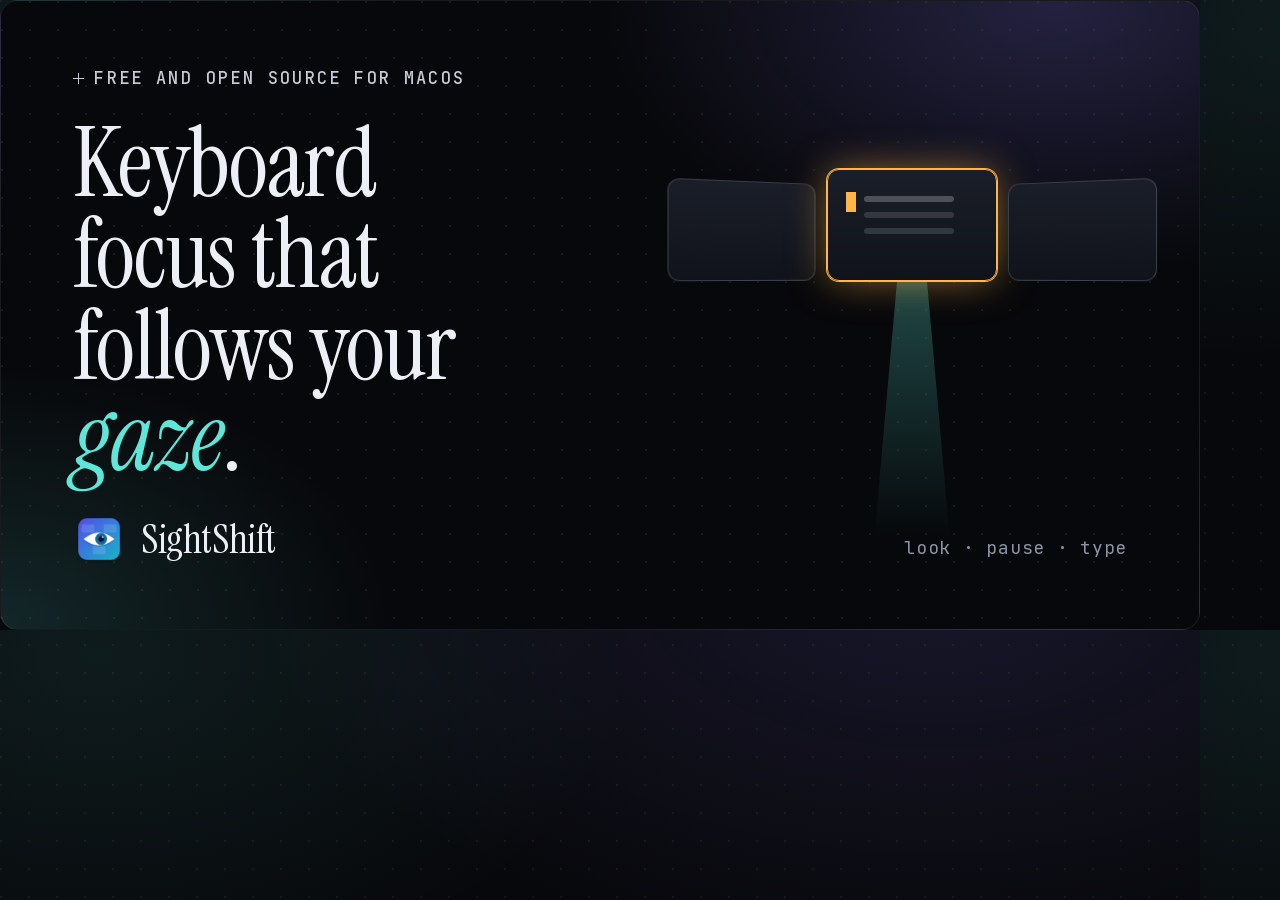
<file: scripts/og-image.html>
<!doctype html>
<!-- Social preview card. Regenerate with: make og-image -->
<html lang="en">
<head>
<meta charset="utf-8">
<link rel="stylesheet" href="../website/assets/css/site.css">
<style>
  html, body { margin: 0; width: 1200px; height: 630px; overflow: hidden; }
  body::after { display: none; }
  .card { position: relative; width: 1200px; height: 630px; padding: 64px 72px; box-sizing: border-box;
    background:
      radial-gradient(700px 420px at 88% 0%, rgba(138,124,255,.22), transparent 65%),
      radial-gradient(600px 400px at 0% 100%, rgba(94,230,216,.14), transparent 65%),
      radial-gradient(circle at 1px 1px, rgba(236,239,246,.07) 1px, transparent 1.6px) 0 0 / 28px 28px,
      #07080b; }
  .card h1 { font-size: 96px; line-height: .95; max-width: 9.5ch; margin: 26px 0 0; }
  .card .label { font-size: 17px; }
  .card .brand { position: absolute; left: 72px; bottom: 58px; font-size: 40px; gap: 16px; }
  .card .brand img { width: 52px; height: 52px; }
  .card .foot { position: absolute; right: 72px; bottom: 66px; font-family: var(--font-mono); font-size: 18px; color: var(--muted); letter-spacing: .04em; }
  .mini { position: absolute; right: 60px; top: 120px; width: 470px; height: 300px; perspective: 900px; }
  .mini .scr { position: absolute; top: 60px; width: 150px; height: 100px; border-radius: 12px; border: 1.5px solid rgba(236,239,246,.18); background: linear-gradient(180deg,#1a1e28,#10131a); }
  .mini .l { left: 0; transform: rotateY(24deg); }
  .mini .c { left: 158px; top: 48px; width: 170px; height: 112px; border-color: #ffb547; box-shadow: 0 0 0 1px #ffb547, 0 0 40px -4px rgba(255,181,71,.6); }
  .mini .r { left: 336px; transform: rotateY(-24deg); }
  .mini .c::after { content: ""; position: absolute; left: 18px; top: 22px; width: 10px; height: 20px; background: #ffb547; }
  .mini .c::before { content: ""; position: absolute; left: 36px; top: 26px; width: 90px; height: 6px; border-radius: 3px; background: rgba(236,239,246,.25); box-shadow: 0 16px 0 -0px rgba(236,239,246,.14), 0 32px 0 rgba(236,239,246,.14); }
  .beam { position: absolute; left: 0; top: 0; width: 470px; height: 420px; }
</style>
</head>
<body>
  <div class="card">
    <p class="label label--gaze"><span class="mark"></span>Free and open source for macOS</p>
    <h1>Keyboard focus that follows your <em>gaze</em>.</h1>
    <div class="mini">
      <svg class="beam" viewBox="0 0 470 420"><defs><linearGradient id="g" x1="243" y1="420" x2="243" y2="104" gradientUnits="userSpaceOnUse"><stop offset="0" stop-color="#5ee6d8" stop-opacity="0"/><stop offset="1" stop-color="#5ee6d8" stop-opacity=".35"/></linearGradient></defs><path d="M205 420 L233 104 L253 104 L281 420Z" fill="url(#g)"/><circle cx="243" cy="104" r="14" fill="none" stroke="#5ee6d8" stroke-width="2"/><circle cx="243" cy="104" r="3" fill="#5ee6d8"/></svg>
      <div class="scr l"></div><div class="scr c"></div><div class="scr r"></div>
    </div>
    <a class="brand"><img src="../website/assets/img/icon-512.png" alt="">SightShift</a>
    <p class="foot">look · pause · type</p>
  </div>
</body>
</html>
</file>
<file: website/assets/css/site.css>
/* SightShift — site styles.
   Direction: an optical instrument. Ink-dark calibration grid, a teal gaze beam, an amber focus
   ring, serif display type over monospaced readouts. */

@font-face {
  font-family: "Instrument Serif";
  src: url("../fonts/instrument-serif.woff2") format("woff2");
  font-weight: 400;
  font-style: normal;
  font-display: swap;
}
@font-face {
  font-family: "Instrument Serif";
  src: url("../fonts/instrument-serif-italic.woff2") format("woff2");
  font-weight: 400;
  font-style: italic;
  font-display: swap;
}
@font-face {
  font-family: "Hanken Grotesk";
  src: url("../fonts/hanken-grotesk.woff2") format("woff2");
  font-weight: 300 700;
  font-style: normal;
  font-display: swap;
}
@font-face {
  font-family: "JetBrains Mono";
  src: url("../fonts/jetbrains-mono.woff2") format("woff2");
  font-weight: 400 600;
  font-style: normal;
  font-display: swap;
}

:root {
  --ink-0: #07080b;
  --ink-1: #0c0e13;
  --ink-2: #12151c;
  --ink-3: #1a1e27;
  --line: rgba(236, 239, 246, 0.08);
  --line-strong: rgba(236, 239, 246, 0.16);
  --text: #eceff6;
  --text-soft: #c5cad6;
  --muted: #8b93a5;
  --faint: #737c8f;
  --gaze: #5ee6d8;
  --gaze-soft: rgba(94, 230, 216, 0.14);
  --focus: #ffb547;
  --focus-soft: rgba(255, 181, 71, 0.16);
  --violet: #8a7cff;
  --warn: #ff7a66;
  --font-display: "Instrument Serif", "Iowan Old Style", Georgia, serif;
  --font-text: "Hanken Grotesk", "Avenir Next", "Segoe UI", sans-serif;
  --font-mono: "JetBrains Mono", ui-monospace, "SF Mono", Menlo, monospace;
  --radius-s: 10px;
  --radius-m: 18px;
  --radius-l: 28px;
  --gutter: clamp(16px, 4vw, 40px);
  --max: 1200px;
  --ease: cubic-bezier(0.2, 0.7, 0.1, 1);
  color-scheme: dark;
}

*,
*::before,
*::after {
  box-sizing: border-box;
}

html {
  -webkit-text-size-adjust: 100%;
  text-size-adjust: 100%;
  scroll-behavior: smooth;
  scroll-padding-top: 88px;
}

body {
  margin: 0;
  min-height: 100vh;
  background-color: var(--ink-0);
  background-image:
    radial-gradient(1100px 620px at 78% -8%, rgba(138, 124, 255, 0.13), transparent 62%),
    radial-gradient(900px 560px at 8% 4%, rgba(94, 230, 216, 0.09), transparent 60%),
    radial-gradient(circle at 1px 1px, rgba(236, 239, 246, 0.055) 1px, transparent 1.6px);
  background-size: auto, auto, 28px 28px;
  background-attachment: scroll;
  color: var(--text);
  font-family: var(--font-text);
  font-size: 17px;
  line-height: 1.6;
  font-feature-settings: "ss01", "cv11";
  -webkit-font-smoothing: antialiased;
  -moz-osx-font-smoothing: grayscale;
  overflow-x: hidden;
}

/* Film grain over everything, never in the way. */
body::after {
  content: "";
  position: fixed;
  inset: 0;
  pointer-events: none;
  z-index: 100;
  opacity: 0.07;
  mix-blend-mode: overlay;
  background-image: url("data:image/svg+xml;utf8,<svg xmlns='http://www.w3.org/2000/svg' width='220' height='220'><filter id='n'><feTurbulence type='fractalNoise' baseFrequency='0.9' numOctaves='3' stitchTiles='stitch'/></filter><rect width='100%25' height='100%25' filter='url(%23n)'/></svg>");
}

::selection {
  background: var(--focus);
  color: #1a1204;
}

img,
svg,
video {
  display: block;
  max-width: 100%;
}

a {
  color: inherit;
  text-decoration-color: rgba(94, 230, 216, 0.5);
  text-underline-offset: 0.18em;
  text-decoration-thickness: 1px;
  transition: color 0.2s var(--ease), text-decoration-color 0.2s var(--ease);
}

a:hover {
  color: var(--gaze);
  text-decoration-color: var(--gaze);
}

:focus-visible {
  outline: 2px solid var(--focus);
  outline-offset: 3px;
  border-radius: 6px;
}

h1,
h2,
h3,
h4 {
  margin: 0;
  font-weight: 400;
  color: var(--text);
}

h1,
h2 {
  font-family: var(--font-display);
  letter-spacing: -0.012em;
  line-height: 0.98;
}

h1 em,
h2 em {
  font-style: italic;
  color: var(--gaze);
}

h3 {
  font-family: var(--font-text);
  font-weight: 600;
  font-size: 1.12rem;
  letter-spacing: -0.005em;
  line-height: 1.3;
}

p {
  margin: 0;
}

code,
kbd,
pre {
  font-family: var(--font-mono);
  font-size: 0.86em;
}

kbd {
  display: inline-block;
  padding: 0.08em 0.42em;
  border: 1px solid var(--line-strong);
  border-bottom-width: 2px;
  border-radius: 6px;
  background: var(--ink-2);
  color: var(--text);
  font-size: 0.82em;
  line-height: 1.4;
}

.visually-hidden {
  position: absolute !important;
  width: 1px;
  height: 1px;
  padding: 0;
  margin: -1px;
  overflow: hidden;
  clip: rect(0 0 0 0);
  white-space: nowrap;
  border: 0;
}

.skip-link {
  position: absolute;
  left: 16px;
  top: -60px;
  z-index: 200;
  padding: 10px 16px;
  border-radius: 10px;
  background: var(--focus);
  color: #1a1204;
  font-weight: 600;
  text-decoration: none;
}

.skip-link:focus {
  top: 12px;
}

.container {
  width: 100%;
  max-width: calc(var(--max) + 2 * var(--gutter));
  margin: 0 auto;
  padding: 0 var(--gutter);
}

.label {
  font-family: var(--font-mono);
  font-size: 0.72rem;
  font-weight: 500;
  letter-spacing: 0.14em;
  text-transform: uppercase;
  color: var(--muted);
}

.label--gaze {
  color: var(--gaze);
}

.label--focus {
  color: var(--focus);
}

/* A small calibration crosshair used as a glyph. */
.mark {
  display: inline-block;
  width: 11px;
  height: 11px;
  position: relative;
  vertical-align: 0.02em;
  margin-right: 0.6em;
}

.mark::before,
.mark::after {
  content: "";
  position: absolute;
  background: currentColor;
}

.mark::before {
  left: 5px;
  top: 0;
  width: 1px;
  height: 11px;
}

.mark::after {
  top: 5px;
  left: 0;
  width: 11px;
  height: 1px;
}

/* ---------- Header ---------- */

.site-header {
  position: sticky;
  top: 0;
  z-index: 50;
  backdrop-filter: saturate(140%) blur(14px);
  -webkit-backdrop-filter: saturate(140%) blur(14px);
  background: rgba(7, 8, 11, 0.72);
  border-bottom: 1px solid transparent;
  transition: border-color 0.3s var(--ease);
}

.site-header.is-scrolled {
  border-bottom-color: var(--line);
}

.site-header .container {
  display: flex;
  align-items: center;
  gap: 24px;
  height: 68px;
}

.brand {
  display: inline-flex;
  align-items: center;
  gap: 10px;
  text-decoration: none;
  font-family: var(--font-display);
  font-size: 1.55rem;
  letter-spacing: -0.01em;
  color: var(--text);
}

.brand img {
  width: 30px;
  height: 30px;
}

.brand:hover {
  color: var(--text);
}

.nav {
  display: flex;
  align-items: center;
  gap: 4px;
  margin-left: auto;
}

.nav a {
  padding: 8px 12px;
  border-radius: 999px;
  color: var(--text-soft);
  font-size: 0.93rem;
  text-decoration: none;
}

.nav a:hover,
.nav a[aria-current="page"] {
  color: var(--text);
  background: rgba(236, 239, 246, 0.06);
}

.nav .btn {
  margin-left: 8px;
}

.nav-toggle {
  display: none;
  margin-left: auto;
  width: 42px;
  height: 42px;
  border: 1px solid var(--line-strong);
  border-radius: 12px;
  background: transparent;
  color: var(--text);
  cursor: pointer;
}

.nav-toggle span,
.nav-toggle span::before,
.nav-toggle span::after {
  display: block;
  width: 18px;
  height: 1.5px;
  margin: 0 auto;
  background: currentColor;
  position: relative;
  transition: transform 0.25s var(--ease), background 0.25s;
}

.nav-toggle span::before,
.nav-toggle span::after {
  content: "";
  position: absolute;
  left: 0;
}

.nav-toggle span::before {
  top: -6px;
}

.nav-toggle span::after {
  top: 6px;
}

.nav-open .nav-toggle span {
  background: transparent;
}

.nav-open .nav-toggle span::before {
  transform: translateY(6px) rotate(45deg);
}

.nav-open .nav-toggle span::after {
  transform: translateY(-6px) rotate(-45deg);
}

/* ---------- Buttons ---------- */

.btn {
  display: inline-flex;
  align-items: center;
  justify-content: center;
  gap: 10px;
  height: 46px;
  padding: 0 20px;
  border-radius: 999px;
  border: 1px solid transparent;
  font-family: var(--font-text);
  font-size: 0.97rem;
  font-weight: 600;
  letter-spacing: -0.005em;
  text-decoration: none;
  white-space: nowrap;
  cursor: pointer;
  transition: transform 0.25s var(--ease), background 0.25s var(--ease), border-color 0.25s var(--ease), color 0.25s var(--ease), box-shadow 0.25s var(--ease);
}

.btn:active {
  transform: translateY(1px);
}

.btn--primary {
  background: var(--focus);
  color: #1c1305;
  box-shadow: 0 10px 30px -12px rgba(255, 181, 71, 0.65), inset 0 1px 0 rgba(255, 255, 255, 0.35);
}

.btn--primary:hover {
  background: #ffc466;
  color: #1c1305;
  box-shadow: 0 14px 36px -12px rgba(255, 181, 71, 0.8), inset 0 1px 0 rgba(255, 255, 255, 0.35);
}

.btn--ghost {
  background: rgba(236, 239, 246, 0.04);
  border-color: var(--line-strong);
  color: var(--text);
}

.btn--ghost:hover {
  border-color: rgba(94, 230, 216, 0.6);
  color: var(--gaze);
  background: var(--gaze-soft);
}

.btn--small {
  height: 36px;
  padding: 0 14px;
  font-size: 0.88rem;
}

.btn svg {
  width: 18px;
  height: 18px;
  flex: none;
}

/* ---------- Hero ---------- */

.hero {
  position: relative;
  padding: clamp(36px, 6vw, 72px) 0 24px;
}

.hero__top {
  display: grid;
  grid-template-columns: minmax(0, 1fr) minmax(240px, 300px);
  gap: clamp(24px, 5vw, 72px);
  align-items: end;
}

.hero h1 {
  font-size: clamp(3rem, 7vw, 6.2rem);
  max-width: 11ch;
}

.hero__lede {
  margin-top: 28px;
  max-width: 34rem;
  font-size: clamp(1.06rem, 1.5vw, 1.22rem);
  color: var(--text-soft);
}

.hero__actions {
  display: flex;
  flex-wrap: wrap;
  gap: 12px;
  margin-top: 34px;
}

.hero__meta {
  margin-top: 18px;
  font-family: var(--font-mono);
  font-size: 0.78rem;
  color: var(--faint);
  letter-spacing: 0.02em;
}

/* Spec readouts beside the headline. */
.specs {
  border-left: 1px solid var(--line-strong);
  padding-left: 22px;
  display: grid;
  gap: 18px;
  align-self: end;
  margin: 0;
}

.spec dt {
  font-family: var(--font-mono);
  font-size: 0.7rem;
  letter-spacing: 0.14em;
  text-transform: uppercase;
  color: var(--faint);
}

.spec dd {
  margin: 4px 0 0;
  font-family: var(--font-display);
  font-size: 2.1rem;
  line-height: 1;
  color: var(--text);
}

.spec dd small {
  font-family: var(--font-mono);
  font-size: 0.78rem;
  color: var(--muted);
  margin-left: 4px;
}

/* ---------- Demo stage ---------- */

.demo {
  margin-top: clamp(44px, 6vw, 72px);
}

.stage-frame {
  position: relative;
  padding: 10px;
  border-radius: calc(var(--radius-l) + 10px);
  background: linear-gradient(180deg, rgba(236, 239, 246, 0.07), rgba(236, 239, 246, 0.015));
  border: 1px solid var(--line);
  box-shadow: 0 60px 140px -60px rgba(0, 0, 0, 0.9), 0 0 0 1px rgba(0, 0, 0, 0.4);
}

/* Viewfinder corner brackets. */
.stage-frame::before,
.stage-frame::after {
  content: "";
  position: absolute;
  width: 26px;
  height: 26px;
  border-color: var(--gaze);
  border-style: solid;
  opacity: 0.8;
  pointer-events: none;
}

.stage-frame::before {
  top: -7px;
  left: -7px;
  border-width: 1.5px 0 0 1.5px;
  border-top-left-radius: 8px;
}

.stage-frame::after {
  bottom: -7px;
  right: -7px;
  border-width: 0 1.5px 1.5px 0;
  border-bottom-right-radius: 8px;
}

.stage {
  position: relative;
  container-type: inline-size;
  aspect-ratio: 16 / 7.2;
  border-radius: var(--radius-l);
  overflow: hidden;
  background:
    radial-gradient(ellipse 70% 55% at 50% 118%, rgba(94, 230, 216, 0.09), transparent 70%),
    radial-gradient(ellipse 60% 50% at 50% -10%, rgba(138, 124, 255, 0.1), transparent 70%),
    linear-gradient(180deg, #0b0d13 0%, #090b10 69%, #0d1017 69.2%, #0a0c11 100%);
  outline: none;
  touch-action: manipulation;
  user-select: none;
  -webkit-user-select: none;
}

.stage.is-pointer {
  cursor: none;
}

.stage:focus-visible {
  outline: 2px solid rgba(94, 230, 216, 0.45);
  outline-offset: 4px;
}

/* The wall behind the monitors: faint calibration grid. */
.stage__wall {
  position: absolute;
  inset: 0 0 31% 0;
  background-image: radial-gradient(circle at 1px 1px, rgba(236, 239, 246, 0.06) 1px, transparent 1.4px);
  background-size: 2.4cqw 2.4cqw;
  mask-image: linear-gradient(180deg, transparent 0%, #000 30%, #000 70%, transparent 100%);
}

.rig {
  position: absolute;
  left: 3%;
  right: 3%;
  top: 11%;
  height: 58%;
  display: grid;
  grid-template-columns: 1fr 1.32fr 1fr;
  gap: 2.4%;
  align-items: center;
  perspective: 120cqw;
  transform-style: preserve-3d;
}

.monitor {
  position: relative;
  aspect-ratio: 16 / 10;
  border-radius: 1.1cqw;
  padding: 0.55cqw;
  background: linear-gradient(180deg, #1b1f29, #11141b);
  border: 1px solid rgba(236, 239, 246, 0.1);
  box-shadow: 0 2.6cqw 4cqw -2cqw rgba(0, 0, 0, 0.85), inset 0 1px 0 rgba(255, 255, 255, 0.06);
  transition: box-shadow 0.4s var(--ease);
}

.monitor--left {
  transform: rotateY(21deg) translateZ(-2cqw);
  transform-origin: right center;
}

.monitor--right {
  transform: rotateY(-21deg) translateZ(-2cqw);
  transform-origin: left center;
}

/* Monitor stand. */
.monitor::after {
  content: "";
  position: absolute;
  left: 50%;
  top: 100%;
  width: 14%;
  height: 3.2cqw;
  transform: translateX(-50%);
  background: linear-gradient(180deg, #161a22, #0e1117);
  border: 1px solid rgba(236, 239, 246, 0.06);
  border-top: 0;
  clip-path: polygon(30% 0, 70% 0, 100% 100%, 0 100%);
}

.screen {
  position: relative;
  height: 100%;
  border-radius: 0.6cqw;
  overflow: hidden;
  background: #0f1219;
  display: flex;
  flex-direction: column;
}

.menubar {
  display: flex;
  align-items: center;
  gap: 0.9cqw;
  height: 1.6cqw;
  padding: 0 0.8cqw;
  flex: none;
  background: rgba(236, 239, 246, 0.05);
  border-bottom: 1px solid rgba(236, 239, 246, 0.05);
  font-family: var(--font-text);
  font-size: 0.72cqw;
  font-weight: 600;
  color: rgba(236, 239, 246, 0.55);
  white-space: nowrap;
}

.menubar b {
  font-weight: 700;
  color: rgba(236, 239, 246, 0.9);
}

.menubar .apple {
  width: 0.7cqw;
  height: 0.7cqw;
  border-radius: 50%;
  background: rgba(236, 239, 246, 0.55);
}

.menubar .clock {
  margin-left: auto;
  font-weight: 500;
  font-variant-numeric: tabular-nums;
}

.desktop {
  position: relative;
  flex: 1;
  padding: 0.9cqw;
  display: flex;
  gap: 0.6cqw;
  background:
    radial-gradient(120% 90% at 0% 0%, rgba(138, 124, 255, 0.12), transparent 60%),
    radial-gradient(120% 90% at 100% 100%, rgba(94, 230, 216, 0.08), transparent 60%);
}

/* A window (or pane) that can take keyboard focus. */
.target {
  position: relative;
  flex: 1;
  min-width: 0;
  display: flex;
  flex-direction: column;
  border-radius: 0.55cqw;
  background: #141822;
  border: 1px solid rgba(236, 239, 246, 0.08);
  box-shadow: 0 0.8cqw 1.8cqw -0.8cqw rgba(0, 0, 0, 0.7);
  overflow: hidden;
  transition: box-shadow 0.35s var(--ease), border-color 0.35s var(--ease), transform 0.35s var(--ease);
}

.target__bar {
  display: flex;
  align-items: center;
  gap: 0.35cqw;
  height: 1.45cqw;
  padding: 0 0.6cqw;
  flex: none;
  border-bottom: 1px solid rgba(236, 239, 246, 0.06);
  font-family: var(--font-mono);
  font-size: 0.62cqw;
  color: rgba(236, 239, 246, 0.45);
  white-space: nowrap;
  overflow: hidden;
}

.target__bar i {
  width: 0.5cqw;
  height: 0.5cqw;
  border-radius: 50%;
  background: rgba(236, 239, 246, 0.16);
  flex: none;
}

.target__bar span {
  margin-left: 0.4cqw;
  overflow: hidden;
  text-overflow: ellipsis;
}

.target__body {
  flex: 1;
  min-height: 0;
  padding: 0.6cqw 0.7cqw;
  font-family: var(--font-mono);
  font-size: 0.74cqw;
  line-height: 1.55;
  color: rgba(236, 239, 246, 0.72);
  overflow: hidden;
}

.ln {
  white-space: pre;
  overflow: hidden;
  text-overflow: ellipsis;
}

.target__body .dim {
  color: rgba(236, 239, 246, 0.35);
}

.target__body .ok {
  color: #7de3a1;
}

.target__body .kw {
  color: #c49bff;
}

.target__body .fn {
  color: var(--gaze);
}

.target__body .str {
  color: #ffcf8a;
}

.target__body .prompt {
  color: var(--gaze);
}

.typed {
  color: var(--text);
}

.caret {
  display: inline-block;
  width: 0.45cqw;
  height: 1.05em;
  margin-left: 1px;
  vertical-align: -0.18em;
  background: var(--focus);
  opacity: 0;
}

.target.is-focused {
  border-color: rgba(255, 181, 71, 0.85);
  box-shadow: 0 0 0 1px rgba(255, 181, 71, 0.85), 0 0 2.6cqw -0.2cqw rgba(255, 181, 71, 0.45), 0 0.8cqw 1.8cqw -0.8cqw rgba(0, 0, 0, 0.7);
}

.target.is-focused .target__bar {
  color: rgba(255, 214, 150, 0.95);
}

.target.is-focused .caret {
  animation: blink 1.05s steps(1) infinite;
}

.target.is-gazed:not(.is-focused) {
  border-color: rgba(94, 230, 216, 0.55);
  box-shadow: 0 0 0 1px rgba(94, 230, 216, 0.35), 0 0.8cqw 1.8cqw -0.8cqw rgba(0, 0, 0, 0.7);
}

.target.just-focused {
  animation: focus-pop 0.6s var(--ease);
}

/* Docs window: a tiny browser. */
.urlbar {
  margin: 0.5cqw 0.6cqw 0.2cqw;
  padding: 0.25cqw 0.5cqw;
  border-radius: 0.4cqw;
  background: rgba(236, 239, 246, 0.06);
  font-family: var(--font-mono);
  font-size: 0.66cqw;
  color: rgba(236, 239, 246, 0.5);
  white-space: nowrap;
  overflow: hidden;
}

.doc-title {
  margin: 0.4cqw 0 0.3cqw;
  font-family: var(--font-display);
  font-size: 1.35cqw;
  color: rgba(236, 239, 246, 0.9);
  white-space: nowrap;
}

.skeleton {
  display: block;
  height: 0.42cqw;
  margin: 0.42cqw 0;
  border-radius: 0.2cqw;
  background: rgba(236, 239, 246, 0.09);
}

.searchbox {
  margin-top: 0.6cqw;
  padding: 0.35cqw 0.5cqw;
  border-radius: 0.4cqw;
  border: 1px solid rgba(236, 239, 246, 0.1);
  font-size: 0.7cqw;
  color: rgba(236, 239, 246, 0.4);
  white-space: nowrap;
  overflow: hidden;
}

/* The desk in front of the monitors. */
.desk {
  position: absolute;
  left: 0;
  right: 0;
  bottom: 0;
  height: 31%;
  pointer-events: none;
}

.keyboard {
  position: absolute;
  left: 50%;
  bottom: 20%;
  width: 28%;
  height: 30%;
  transform: translateX(-50%) perspective(40cqw) rotateX(52deg);
  border-radius: 0.9cqw;
  background:
    repeating-linear-gradient(90deg, rgba(236, 239, 246, 0.07) 0 5.2%, transparent 5.2% 6.6%),
    linear-gradient(180deg, #171b24, #11141b);
  border: 1px solid rgba(236, 239, 246, 0.08);
  box-shadow: 0 1.4cqw 2.4cqw -1cqw rgba(0, 0, 0, 0.8);
  transition: box-shadow 0.15s var(--ease);
}

.keyboard.is-typing {
  box-shadow: 0 0 2cqw -0.4cqw rgba(255, 181, 71, 0.55), 0 1.4cqw 2.4cqw -1cqw rgba(0, 0, 0, 0.8);
}

.phone {
  position: absolute;
  right: 24%;
  bottom: 16%;
  width: 4.4%;
  aspect-ratio: 9 / 18.5;
  transform: rotate(16deg);
  border-radius: 0.9cqw;
  background: linear-gradient(160deg, #20242f, #12151c);
  border: 1px solid rgba(236, 239, 246, 0.12);
  box-shadow: 0 1cqw 1.6cqw -0.6cqw rgba(0, 0, 0, 0.8);
  pointer-events: auto;
}

.phone::before {
  content: "";
  position: absolute;
  inset: 8% 8%;
  border-radius: 0.5cqw;
  background: linear-gradient(170deg, rgba(138, 124, 255, 0.35), rgba(94, 230, 216, 0.2));
}

.phone.is-gazed {
  border-color: rgba(255, 122, 102, 0.7);
  box-shadow: 0 0 0 1px rgba(255, 122, 102, 0.5), 0 1cqw 1.6cqw -0.6cqw rgba(0, 0, 0, 0.8);
}

/* Gaze beam and reticle, drawn over everything in the stage. */
.beam {
  position: absolute;
  inset: 0;
  width: 100%;
  height: 100%;
  pointer-events: none;
  overflow: visible;
}

.reticle {
  position: absolute;
  left: 0;
  top: 0;
  width: 4.4cqw;
  height: 4.4cqw;
  min-width: 34px;
  min-height: 34px;
  pointer-events: none;
  transform: translate(-50%, -50%);
  will-change: left, top;
}

.reticle svg {
  width: 100%;
  height: 100%;
  overflow: visible;
}

.reticle .ring {
  fill: none;
  stroke: var(--gaze);
  stroke-width: 1.5;
  opacity: 0.9;
}

.reticle .tick {
  stroke: var(--gaze);
  stroke-width: 1.5;
}

.reticle .dwell {
  fill: none;
  stroke: var(--focus);
  stroke-width: 2.5;
  stroke-linecap: round;
  transform: rotate(-90deg);
  transform-origin: 50% 50%;
}

.reticle .dot {
  fill: var(--gaze);
}

.stage.is-away .reticle .ring,
.stage.is-away .reticle .tick,
.stage.is-away .reticle .dot {
  stroke: var(--warn);
  fill: none;
}

.stage.is-away .reticle .dot {
  fill: var(--warn);
}

/* Heads-up readouts inside the stage. */
.hud {
  position: absolute;
  top: 2.6%;
  left: 2.2%;
  display: grid;
  grid-template-columns: auto auto;
  column-gap: 1.1cqw;
  row-gap: 0.25cqw;
  font-family: var(--font-mono);
  font-size: max(9px, 0.82cqw);
  letter-spacing: 0.06em;
  color: var(--muted);
  pointer-events: none;
}

.hud dt {
  color: var(--faint);
}

.hud dd {
  margin: 0;
  color: var(--text-soft);
  white-space: nowrap;
}

.hud dd.gaze {
  color: var(--gaze);
}

.hud dd.focus {
  color: var(--focus);
}

.hud dd.hold {
  color: var(--warn);
}

.mode {
  position: absolute;
  top: 2.6%;
  right: 2.2%;
  display: inline-flex;
  align-items: center;
  gap: 0.6cqw;
  padding: 0.35cqw 0.8cqw;
  border-radius: 999px;
  border: 1px solid var(--line-strong);
  background: rgba(7, 8, 11, 0.6);
  font-family: var(--font-mono);
  font-size: max(9px, 0.76cqw);
  letter-spacing: 0.1em;
  text-transform: uppercase;
  color: var(--text-soft);
  pointer-events: none;
}

.mode::before {
  content: "";
  width: 0.55cqw;
  height: 0.55cqw;
  min-width: 6px;
  min-height: 6px;
  border-radius: 50%;
  background: var(--gaze);
  box-shadow: 0 0 0.8cqw var(--gaze);
  animation: pulse 2s ease-in-out infinite;
}

.log {
  position: absolute;
  left: 2.2%;
  bottom: 3.5%;
  width: min(32%, 460px);
  margin: 0;
  padding: 0;
  list-style: none;
  font-family: var(--font-mono);
  font-size: max(10px, 0.86cqw);
  font-weight: 500;
  line-height: 1.55;
  color: var(--text-soft);
  pointer-events: none;
}

.log li {
  white-space: nowrap;
  overflow: hidden;
  text-overflow: ellipsis;
  animation: log-in 0.4s var(--ease);
}

.log li:nth-child(2) {
  opacity: 0.62;
}

.log li:nth-child(3) {
  opacity: 0.36;
}

.log li:nth-child(n + 4) {
  display: none;
}

.log time {
  color: var(--faint);
  margin-right: 0.8cqw;
}

.log .ok {
  color: var(--focus);
}

.log .skip {
  color: var(--muted);
}

.log .warn {
  color: var(--warn);
}

.hint {
  position: absolute;
  right: 2.2%;
  bottom: 3.5%;
  max-width: 21%;
  font-family: var(--font-mono);
  font-size: max(9px, 0.78cqw);
  line-height: 1.5;
  color: var(--muted);
  text-align: right;
  pointer-events: none;
  transition: opacity 0.4s var(--ease);
}

.hint b {
  color: var(--text-soft);
  font-weight: 500;
}

/* Camera preview and calibration prompt. */
.cam {
  position: absolute;
  right: 2.2%;
  bottom: 4%;
  width: 13%;
  aspect-ratio: 4 / 3;
  border-radius: 0.9cqw;
  overflow: hidden;
  border: 1px solid rgba(94, 230, 216, 0.5);
  box-shadow: 0 0 2cqw -0.6cqw rgba(94, 230, 216, 0.5);
  background: #000;
  display: none;
}

.cam video {
  width: 100%;
  height: 100%;
  object-fit: cover;
  transform: scaleX(-1);
}

.cam span {
  position: absolute;
  left: 0;
  right: 0;
  bottom: 0;
  padding: 0.3cqw 0.5cqw;
  font-family: var(--font-mono);
  font-size: max(8px, 0.6cqw);
  letter-spacing: 0.08em;
  text-transform: uppercase;
  color: var(--gaze);
  background: linear-gradient(0deg, rgba(0, 0, 0, 0.8), transparent);
}

.stage.is-camera .cam {
  display: block;
}

.prompt-card {
  position: absolute;
  left: 50%;
  top: 50%;
  transform: translate(-50%, -50%);
  width: min(78%, 560px);
  padding: 1.8cqw 2.2cqw;
  border-radius: 1.4cqw;
  border: 1px solid var(--line-strong);
  background: rgba(9, 11, 16, 0.86);
  backdrop-filter: blur(10px);
  -webkit-backdrop-filter: blur(10px);
  text-align: center;
  font-size: max(12px, 1.2cqw);
  color: var(--text-soft);
  display: none;
  z-index: 3;
}

.prompt-card strong {
  display: block;
  margin-bottom: 0.4em;
  font-family: var(--font-display);
  font-weight: 400;
  font-size: 1.9em;
  line-height: 1.05;
  color: var(--text);
}

.prompt-card.is-visible {
  display: block;
  animation: log-in 0.35s var(--ease);
}

.calib-dot {
  position: absolute;
  width: 2.2cqw;
  height: 2.2cqw;
  min-width: 16px;
  min-height: 16px;
  transform: translate(-50%, -50%);
  border-radius: 50%;
  background: var(--focus);
  box-shadow: 0 0 0 0.5cqw rgba(255, 181, 71, 0.25), 0 0 2.4cqw rgba(255, 181, 71, 0.8);
  display: none;
  z-index: 2;
  animation: pulse-dot 1.1s ease-in-out infinite;
}

.calib-dot.is-visible {
  display: block;
}

/* Controls under the stage. */
.controls {
  display: flex;
  flex-wrap: wrap;
  align-items: center;
  gap: 14px 22px;
  padding: 18px 8px 4px;
}

.control {
  display: inline-flex;
  align-items: center;
  gap: 12px;
  font-size: 0.9rem;
  color: var(--text-soft);
}

.control output {
  font-family: var(--font-mono);
  font-size: 0.8rem;
  color: var(--focus);
  min-width: 4.5ch;
}

input[type="range"] {
  -webkit-appearance: none;
  appearance: none;
  width: 140px;
  height: 4px;
  border-radius: 999px;
  background: linear-gradient(90deg, var(--focus) var(--fill, 22%), rgba(236, 239, 246, 0.14) var(--fill, 22%));
  cursor: pointer;
}

input[type="range"]::-webkit-slider-thumb {
  -webkit-appearance: none;
  width: 16px;
  height: 16px;
  border-radius: 50%;
  background: var(--text);
  border: 3px solid var(--focus);
  box-shadow: 0 2px 10px rgba(0, 0, 0, 0.5);
}

input[type="range"]::-moz-range-thumb {
  width: 12px;
  height: 12px;
  border-radius: 50%;
  background: var(--text);
  border: 3px solid var(--focus);
}

.switch {
  position: relative;
  width: 38px;
  height: 22px;
  flex: none;
}

.switch input {
  position: absolute;
  inset: 0;
  opacity: 0;
  margin: 0;
  cursor: pointer;
}

.switch span {
  position: absolute;
  inset: 0;
  border-radius: 999px;
  background: rgba(236, 239, 246, 0.14);
  transition: background 0.25s var(--ease);
  pointer-events: none;
}

.switch span::after {
  content: "";
  position: absolute;
  top: 3px;
  left: 3px;
  width: 16px;
  height: 16px;
  border-radius: 50%;
  background: var(--text);
  transition: transform 0.25s var(--ease);
}

.switch input:checked + span {
  background: var(--focus);
}

.switch input:checked + span::after {
  transform: translateX(16px);
}

.switch input:focus-visible + span {
  outline: 2px solid var(--focus);
  outline-offset: 3px;
}

.controls .spacer {
  flex: 1;
}

.camera-note {
  width: 100%;
  padding: 0 8px;
  font-size: 0.82rem;
  color: var(--faint);
}

.camera-note[data-state="error"] {
  color: var(--warn);
}

/* ---------- Sections ---------- */

.section {
  position: relative;
  padding: clamp(72px, 9vw, 128px) 0;
}

.nowrap {
  white-space: nowrap;
}

.section--tight {
  padding-top: clamp(40px, 6vw, 80px);
}

.section__head {
  display: grid;
  grid-template-columns: minmax(0, 0.9fr) minmax(0, 1fr);
  gap: clamp(20px, 5vw, 80px);
  align-items: end;
  margin-bottom: clamp(40px, 6vw, 72px);
}

.section__head h2 {
  font-size: clamp(2.5rem, 5.6vw, 4.6rem);
}

.section__head p {
  color: var(--text-soft);
  font-size: 1.08rem;
  max-width: 36rem;
}

.section__index {
  display: block;
  margin-bottom: 20px;
}

/* How it works: three steps along a sight line. */
.steps {
  display: grid;
  grid-template-columns: repeat(3, minmax(0, 1fr));
  gap: 0;
  position: relative;
  border-top: 1px solid var(--line-strong);
}

.step {
  position: relative;
  padding: 34px 32px 8px 0;
}

.step + .step {
  padding-left: 32px;
  border-left: 1px solid var(--line);
}

.step::before {
  content: "";
  position: absolute;
  top: -5px;
  left: 0;
  width: 9px;
  height: 9px;
  border-radius: 50%;
  background: var(--ink-0);
  border: 1.5px solid var(--gaze);
}

.step + .step::before {
  left: -5px;
}

.step__num {
  font-family: var(--font-mono);
  font-size: 0.75rem;
  letter-spacing: 0.14em;
  color: var(--gaze);
}

.step h3 {
  margin: 14px 0 10px;
  font-family: var(--font-display);
  font-weight: 400;
  font-size: 2.4rem;
  line-height: 1;
}

.step p {
  color: var(--text-soft);
}

/* Features: an uneven bento of instruments. */
.bento {
  display: grid;
  grid-template-columns: repeat(12, minmax(0, 1fr));
  gap: 14px;
}

.card {
  position: relative;
  grid-column: span 4;
  padding: 26px;
  border-radius: var(--radius-m);
  background: linear-gradient(180deg, rgba(236, 239, 246, 0.045), rgba(236, 239, 246, 0.015));
  border: 1px solid var(--line);
  overflow: hidden;
  transition: border-color 0.3s var(--ease), transform 0.3s var(--ease);
}

.card:hover {
  border-color: var(--line-strong);
}

.card--wide {
  grid-column: span 7;
}

.card--mid {
  grid-column: span 5;
}

.card h3 {
  margin-bottom: 8px;
}

.card p {
  color: var(--text-soft);
  font-size: 0.97rem;
}

.card .label {
  display: block;
  margin-bottom: 18px;
}

.viz {
  position: relative;
  height: 112px;
  margin: -4px 0 20px;
  border-radius: 12px;
  background: rgba(7, 8, 11, 0.55);
  border: 1px solid var(--line);
  overflow: hidden;
}

/* viz: three screens and a moving focus. */
.viz-screens {
  display: flex;
  gap: 10px;
  align-items: center;
  justify-content: center;
  height: 100%;
}

.viz-screens i {
  width: 26%;
  height: 58%;
  border-radius: 6px;
  border: 1px solid var(--line-strong);
  background: rgba(236, 239, 246, 0.04);
  animation: viz-focus 6s var(--ease) infinite;
}

.viz-screens i:nth-child(2) {
  animation-delay: 2s;
}

.viz-screens i:nth-child(3) {
  animation-delay: 4s;
}

/* viz: split panes. */
.viz-panes {
  position: absolute;
  inset: 18px 22px;
  display: grid;
  grid-template-columns: 1fr 1fr;
  grid-template-rows: 1fr 1fr;
  gap: 6px;
}

.viz-panes i {
  border-radius: 5px;
  border: 1px solid var(--line-strong);
  background: rgba(236, 239, 246, 0.04);
  animation: viz-focus 8s var(--ease) infinite;
}

.viz-panes i:first-child {
  grid-row: span 2;
}

.viz-panes i:nth-child(2) {
  animation-delay: 2.66s;
}

.viz-panes i:nth-child(3) {
  animation-delay: 5.33s;
}

/* viz: keystrokes and a hold. */
.viz-typing {
  display: flex;
  align-items: center;
  justify-content: center;
  gap: 8px;
  height: 100%;
  font-family: var(--font-mono);
  font-size: 0.8rem;
  color: var(--text-soft);
}

.viz-typing kbd {
  animation: key-press 1.6s steps(1) infinite;
}

.viz-typing kbd:nth-child(2) {
  animation-delay: 0.2s;
}

.viz-typing kbd:nth-child(3) {
  animation-delay: 0.4s;
}

.viz-typing kbd:nth-child(4) {
  animation-delay: 0.6s;
}

.viz-typing em {
  margin-left: 10px;
  font-style: normal;
  color: var(--warn);
}

/* viz: hysteresis band. */
.viz-band {
  position: absolute;
  inset: 0;
}

.viz-band::before,
.viz-band::after {
  content: "";
  position: absolute;
  top: 16px;
  bottom: 16px;
  width: 38%;
  border-radius: 6px;
  border: 1px solid var(--line-strong);
  background: rgba(236, 239, 246, 0.04);
}

.viz-band::before {
  left: 6%;
}

.viz-band::after {
  right: 6%;
}

.viz-band b {
  position: absolute;
  top: 10px;
  bottom: 10px;
  left: 44%;
  width: 12%;
  background: repeating-linear-gradient(135deg, rgba(255, 181, 71, 0.22) 0 4px, transparent 4px 8px);
  border-left: 1px dashed rgba(255, 181, 71, 0.6);
  border-right: 1px dashed rgba(255, 181, 71, 0.6);
}

.viz-band s {
  position: absolute;
  top: 50%;
  width: 10px;
  height: 10px;
  margin: -5px 0 0 -5px;
  border-radius: 50%;
  background: var(--gaze);
  box-shadow: 0 0 12px var(--gaze);
  animation: viz-sweep 5s ease-in-out infinite;
}

/* viz: the phone is ignored. */
.viz-phone {
  display: flex;
  align-items: center;
  justify-content: center;
  gap: 18px;
  height: 100%;
  font-family: var(--font-mono);
  font-size: 0.78rem;
  color: var(--muted);
}

.viz-phone i {
  width: 30px;
  height: 56px;
  border-radius: 7px;
  border: 1px solid rgba(255, 122, 102, 0.7);
  background: linear-gradient(170deg, rgba(138, 124, 255, 0.3), rgba(94, 230, 216, 0.15));
  transform: rotate(-12deg);
}

/* viz: clicks teach it. */
.viz-clicks {
  position: absolute;
  inset: 0;
}

.viz-clicks i {
  position: absolute;
  width: 8px;
  height: 8px;
  border-radius: 50%;
  background: var(--gaze);
  opacity: 0;
  animation: viz-click 4s ease-out infinite;
}

.viz-clicks i:nth-child(1) { left: 22%; top: 34%; }
.viz-clicks i:nth-child(2) { left: 64%; top: 58%; animation-delay: 0.8s; }
.viz-clicks i:nth-child(3) { left: 40%; top: 66%; animation-delay: 1.6s; }
.viz-clicks i:nth-child(4) { left: 78%; top: 28%; animation-delay: 2.4s; }
.viz-clicks i:nth-child(5) { left: 52%; top: 40%; animation-delay: 3.2s; }

/* Works with. */
.apps {
  display: grid;
  grid-template-columns: repeat(3, minmax(0, 1fr));
  gap: 14px;
}

.apps__group {
  padding: 24px;
  border-radius: var(--radius-m);
  border: 1px solid var(--line);
  background: rgba(236, 239, 246, 0.02);
}

.apps__group h3 {
  margin-bottom: 14px;
}

.chips {
  display: flex;
  flex-wrap: wrap;
  gap: 8px;
  margin: 0;
  padding: 0;
  list-style: none;
}

.chips li {
  padding: 5px 11px;
  border-radius: 999px;
  border: 1px solid var(--line-strong);
  font-size: 0.86rem;
  color: var(--text-soft);
}

.apps__group p {
  margin-top: 16px;
  font-size: 0.9rem;
  color: var(--muted);
}

/* Privacy: a data-flow diagram. */
.pipeline {
  display: grid;
  grid-template-columns: repeat(4, minmax(0, 1fr));
  gap: 0;
  margin-bottom: 44px;
}

.node {
  position: relative;
  padding: 22px 22px 22px 0;
}

.node + .node {
  padding-left: 22px;
}

.node + .node::before {
  content: "";
  position: absolute;
  left: -8px;
  top: 38px;
  width: 16px;
  height: 16px;
  border-top: 1.5px solid var(--gaze);
  border-right: 1.5px solid var(--gaze);
  transform: rotate(45deg);
}

.node__box {
  padding: 18px;
  border-radius: 14px;
  border: 1px solid var(--line-strong);
  background: rgba(7, 8, 11, 0.6);
  font-family: var(--font-mono);
  font-size: 0.8rem;
  color: var(--text-soft);
  min-height: 112px;
}

.node__box b {
  display: block;
  margin-bottom: 8px;
  font-family: var(--font-text);
  font-size: 1rem;
  font-weight: 600;
  color: var(--text);
}

.node--end .node__box {
  border-color: rgba(255, 181, 71, 0.5);
}

.promises {
  display: grid;
  grid-template-columns: repeat(2, minmax(0, 1fr));
  gap: 18px 44px;
  margin: 0;
  padding: 0;
  list-style: none;
}

.promises li {
  display: flex;
  gap: 16px;
  padding: 18px 0;
  border-top: 1px solid var(--line);
}

.promises li::before {
  content: "✕";
  flex: none;
  width: 28px;
  height: 28px;
  display: grid;
  place-items: center;
  border-radius: 50%;
  border: 1px solid rgba(255, 122, 102, 0.5);
  color: var(--warn);
  font-size: 0.8rem;
}

.promises li.yes::before {
  content: "✓";
  border-color: rgba(94, 230, 216, 0.5);
  color: var(--gaze);
}

.promises strong {
  display: block;
  font-weight: 600;
}

.promises span {
  color: var(--muted);
  font-size: 0.95rem;
}

/* Price. */
.price {
  display: grid;
  grid-template-columns: minmax(0, 1fr) minmax(0, 1fr);
  gap: clamp(24px, 6vw, 90px);
  align-items: center;
  padding: clamp(28px, 5vw, 64px);
  border-radius: var(--radius-l);
  border: 1px solid var(--line-strong);
  background:
    radial-gradient(600px 300px at 0% 0%, rgba(255, 181, 71, 0.12), transparent 70%),
    linear-gradient(180deg, rgba(236, 239, 246, 0.04), rgba(236, 239, 246, 0.01));
}

.price .label {
  display: block;
  margin-bottom: 30px;
}

.price__amount {
  font-family: var(--font-display);
  font-size: clamp(6rem, 16vw, 12rem);
  line-height: 0.85;
  letter-spacing: -0.03em;
}

.price__amount em {
  display: block;
  font-size: 0.32em;
  color: var(--focus);
  letter-spacing: 0;
}

.price ul {
  margin: 22px 0 30px;
  padding: 0;
  list-style: none;
  display: grid;
  gap: 10px;
}

.price li {
  display: flex;
  gap: 12px;
  color: var(--text-soft);
}

.price li::before {
  content: "";
  flex: none;
  width: 11px;
  height: 11px;
  margin-top: 0.45em;
  border-radius: 50%;
  border: 1.5px solid var(--focus);
}

/* Install. */
.install {
  display: grid;
  grid-template-columns: minmax(0, 1fr) minmax(0, 1.1fr);
  gap: clamp(24px, 5vw, 70px);
  align-items: start;
}

.install ol {
  margin: 0;
  padding: 0;
  list-style: none;
  counter-reset: step;
  display: grid;
  gap: 4px;
}

.install ol li {
  counter-increment: step;
  display: grid;
  grid-template-columns: 42px 1fr;
  gap: 4px;
  padding: 16px 0;
  border-top: 1px solid var(--line);
}

.install ol li::before {
  content: "0" counter(step);
  font-family: var(--font-mono);
  font-size: 0.78rem;
  color: var(--gaze);
  padding-top: 3px;
}

.install ol strong {
  display: block;
  font-weight: 600;
}

.install ol span {
  color: var(--muted);
  font-size: 0.95rem;
}

.terminal {
  border-radius: var(--radius-m);
  border: 1px solid var(--line-strong);
  background: #0a0c11;
  overflow: hidden;
  box-shadow: 0 40px 90px -50px rgba(0, 0, 0, 0.9);
}

.terminal__bar {
  display: flex;
  align-items: center;
  gap: 7px;
  padding: 12px 16px;
  border-bottom: 1px solid var(--line);
}

.terminal__bar i {
  width: 10px;
  height: 10px;
  border-radius: 50%;
  background: rgba(236, 239, 246, 0.14);
}

.terminal__bar span {
  margin-left: 8px;
  font-family: var(--font-mono);
  font-size: 0.75rem;
  color: var(--faint);
}

.terminal__bar button {
  margin-left: auto;
}

.terminal pre {
  margin: 0;
  padding: 20px 22px 24px;
  overflow-x: auto;
  font-size: 0.86rem;
  line-height: 1.8;
  color: var(--text-soft);
}

.terminal .prompt {
  color: var(--gaze);
  user-select: none;
  -webkit-user-select: none;
}

.terminal .comment {
  color: var(--faint);
}

.requirements {
  margin-top: 18px;
  font-size: 0.9rem;
  color: var(--muted);
}

/* FAQ. */
.faq {
  display: grid;
  grid-template-columns: minmax(0, 0.8fr) minmax(0, 1.2fr);
  gap: clamp(24px, 6vw, 90px);
}

.faq__head {
  position: sticky;
  top: 110px;
  align-self: start;
}

.faq__head h2 {
  font-size: clamp(2.5rem, 5.6vw, 4.6rem);
}

.faq__head p {
  margin-top: 18px;
  color: var(--text-soft);
}

details {
  border-top: 1px solid var(--line);
}

details:last-child {
  border-bottom: 1px solid var(--line);
}

summary {
  display: flex;
  align-items: center;
  justify-content: space-between;
  gap: 18px;
  padding: 22px 0;
  cursor: pointer;
  list-style: none;
  font-size: 1.1rem;
  font-weight: 500;
}

summary::-webkit-details-marker {
  display: none;
}

summary::after {
  content: "";
  flex: none;
  width: 12px;
  height: 12px;
  border-right: 1.5px solid var(--muted);
  border-bottom: 1.5px solid var(--muted);
  transform: rotate(45deg) translateY(-3px);
  transition: transform 0.3s var(--ease), border-color 0.3s var(--ease);
}

details[open] summary::after {
  transform: rotate(-135deg) translateY(-3px);
  border-color: var(--gaze);
}

summary:hover {
  color: var(--gaze);
}

.answer {
  padding: 0 0 24px;
  color: var(--text-soft);
  max-width: 44rem;
}

.answer p + p {
  margin-top: 0.8em;
}

/* Closing call to action. */
.cta {
  text-align: center;
  padding: clamp(90px, 12vw, 170px) 0;
}

.cta h2 {
  font-size: clamp(3rem, 8vw, 6.8rem);
  max-width: 12ch;
  margin: 0 auto;
}

.cta p {
  margin: 24px auto 0;
  max-width: 34rem;
  color: var(--text-soft);
}

.cta .hero__actions {
  justify-content: center;
}

/* ---------- Footer ---------- */

.site-footer {
  border-top: 1px solid var(--line);
  padding: 56px 0 44px;
  color: var(--muted);
  font-size: 0.92rem;
}

.site-footer .container {
  display: grid;
  grid-template-columns: minmax(0, 1.4fr) repeat(3, minmax(0, 1fr));
  gap: 30px;
}

.site-footer h2 {
  font-family: var(--font-text);
  font-weight: 600;
  font-size: 0.78rem;
  letter-spacing: 0.14em;
  text-transform: uppercase;
  color: var(--faint);
  line-height: 1.4;
  margin-bottom: 14px;
}

.site-footer ul {
  margin: 0;
  padding: 0;
  list-style: none;
  display: grid;
  gap: 8px;
}

.site-footer a {
  color: var(--text-soft);
  text-decoration: none;
}

.site-footer a:hover {
  color: var(--gaze);
}

.footer-brand .brand {
  font-size: 2rem;
}

.footer-brand p {
  margin-top: 14px;
  max-width: 24rem;
}

.footer-legal {
  grid-column: 1 / -1;
  display: flex;
  flex-wrap: wrap;
  justify-content: space-between;
  gap: 12px;
  margin-top: 26px;
  padding-top: 24px;
  border-top: 1px solid var(--line);
  font-family: var(--font-mono);
  font-size: 0.75rem;
  color: var(--faint);
}

/* ---------- Long-form pages ---------- */

.page-hero {
  padding-top: clamp(56px, 9vw, 110px);
  padding-bottom: clamp(30px, 5vw, 50px);
}

.page-hero h1 {
  font-size: clamp(2.8rem, 6.8vw, 5.6rem);
  max-width: 16ch;
}

.page-hero p {
  margin-top: 22px;
  max-width: 40rem;
  font-size: 1.15rem;
  color: var(--text-soft);
}

.breadcrumbs {
  margin-bottom: 22px;
  font-family: var(--font-mono);
  font-size: 0.78rem;
  color: var(--faint);
}

.breadcrumbs a {
  color: var(--muted);
  text-decoration: none;
}

.breadcrumbs a:hover {
  color: var(--gaze);
}

.doc {
  display: grid;
  grid-template-columns: 220px minmax(0, 1fr);
  gap: clamp(28px, 6vw, 90px);
  padding-bottom: clamp(80px, 10vw, 140px);
}

.toc {
  position: sticky;
  top: 100px;
  align-self: start;
  font-size: 0.9rem;
}

.toc ol {
  margin: 14px 0 0;
  padding: 0;
  list-style: none;
  display: grid;
  gap: 6px;
}

.toc a {
  color: var(--muted);
  text-decoration: none;
}

.toc a:hover {
  color: var(--gaze);
}

.prose {
  max-width: 44rem;
  font-size: 1.06rem;
  line-height: 1.75;
  color: var(--text-soft);
}

.prose > * + * {
  margin-top: 1.1em;
}

.prose > :first-child {
  margin-top: 0;
}

.prose h2 {
  margin-top: 2.2em;
  font-size: clamp(2rem, 3.6vw, 2.8rem);
  line-height: 1.05;
  color: var(--text);
  scroll-margin-top: 100px;
}

.prose h3 {
  margin-top: 1.8em;
  font-size: 1.2rem;
  color: var(--text);
}

.prose h2 + *,
.prose h3 + * {
  margin-top: 0.7em;
}

.prose strong {
  color: var(--text);
  font-weight: 600;
}

.prose ul,
.prose ol {
  padding-left: 1.3em;
}

.prose li + li {
  margin-top: 0.4em;
}

.prose li::marker {
  color: var(--gaze);
}

.prose pre {
  padding: 18px 20px;
  border-radius: 14px;
  border: 1px solid var(--line-strong);
  background: #0a0c11;
  overflow-x: auto;
  line-height: 1.7;
  color: var(--text);
}

.prose :not(pre) > code {
  padding: 0.12em 0.4em;
  border-radius: 6px;
  background: rgba(236, 239, 246, 0.07);
  color: var(--text);
}

.prose table {
  width: 100%;
  border-collapse: collapse;
  font-size: 0.95rem;
}

.prose th,
.prose td {
  padding: 12px 10px 12px 0;
  border-bottom: 1px solid var(--line);
  text-align: left;
  vertical-align: top;
}

.prose th {
  font-family: var(--font-mono);
  font-size: 0.72rem;
  font-weight: 500;
  letter-spacing: 0.12em;
  text-transform: uppercase;
  color: var(--faint);
}

.prose td:first-child {
  color: var(--text);
}

.table-scroll {
  overflow-x: auto;
}

.callout {
  padding: 18px 20px;
  border-radius: 14px;
  border: 1px solid rgba(94, 230, 216, 0.3);
  background: var(--gaze-soft);
  color: var(--text-soft);
}

.callout strong {
  color: var(--gaze);
}

.page-hero .article-meta,
.article-meta {
  margin-top: 22px;
  font-family: var(--font-mono);
  font-size: 0.8rem;
  color: var(--faint);
}

.post-list {
  display: grid;
  gap: 0;
  margin: 0;
  padding: 0 0 clamp(80px, 10vw, 140px);
  list-style: none;
}

.post-list li {
  border-top: 1px solid var(--line);
}

.post-list li:last-child {
  border-bottom: 1px solid var(--line);
}

.post-list a {
  display: grid;
  grid-template-columns: minmax(0, 1fr) auto;
  gap: 8px 30px;
  padding: 30px 0;
  text-decoration: none;
}

.post-list h2 {
  font-size: clamp(1.8rem, 3.4vw, 2.6rem);
  line-height: 1.05;
  transition: color 0.2s var(--ease);
}

.post-list p {
  grid-column: 1;
  color: var(--muted);
  max-width: 44rem;
}

.post-list .label {
  grid-column: 2;
  grid-row: 1 / span 2;
  align-self: center;
}

.post-list a:hover h2 {
  color: var(--gaze);
}

.related {
  margin-top: 3em;
  padding-top: 1.6em;
  border-top: 1px solid var(--line);
}

/* ---------- Reveal on scroll ---------- */

.js .reveal {
  opacity: 0;
  transform: translateY(18px);
  transition: opacity 0.9s var(--ease), transform 0.9s var(--ease);
}

.js .reveal.is-visible {
  opacity: 1;
  transform: none;
}

.js .reveal-stagger > * {
  opacity: 0;
  transform: translateY(14px);
  transition: opacity 0.8s var(--ease), transform 0.8s var(--ease);
}

.js .reveal-stagger.is-visible > * {
  opacity: 1;
  transform: none;
}

.js .reveal-stagger.is-visible > *:nth-child(2) { transition-delay: 0.08s; }
.js .reveal-stagger.is-visible > *:nth-child(3) { transition-delay: 0.16s; }
.js .reveal-stagger.is-visible > *:nth-child(4) { transition-delay: 0.24s; }
.js .reveal-stagger.is-visible > *:nth-child(5) { transition-delay: 0.32s; }
.js .reveal-stagger.is-visible > *:nth-child(6) { transition-delay: 0.4s; }
.js .reveal-stagger.is-visible > *:nth-child(7) { transition-delay: 0.48s; }
.js .reveal-stagger.is-visible > *:nth-child(8) { transition-delay: 0.56s; }

.hero .hero__title-line {
  display: block;
}

.js .hero .hero__title-line {
  opacity: 0;
  transform: translateY(0.25em);
  animation: rise 1s var(--ease) forwards;
}

.js .hero .hero__title-line:nth-child(2) {
  animation-delay: 0.12s;
}

.js .hero .hero__title-line:nth-child(3) {
  animation-delay: 0.24s;
}

/* ---------- Keyframes ---------- */

@keyframes blink {
  0%, 100% { opacity: 1; }
  50% { opacity: 0; }
}

@keyframes pulse {
  0%, 100% { opacity: 1; }
  50% { opacity: 0.35; }
}

@keyframes pulse-dot {
  0%, 100% { transform: translate(-50%, -50%) scale(1); }
  50% { transform: translate(-50%, -50%) scale(0.72); }
}

@keyframes focus-pop {
  0% { transform: scale(1); }
  35% { transform: scale(1.018); }
  100% { transform: scale(1); }
}

@keyframes log-in {
  from { opacity: 0; transform: translateY(6px); }
  to { opacity: 1; transform: none; }
}

@keyframes rise {
  to { opacity: 1; transform: none; }
}

@keyframes viz-focus {
  0%, 30% { border-color: rgba(255, 181, 71, 0.9); box-shadow: 0 0 18px -2px rgba(255, 181, 71, 0.45); }
  34%, 100% { border-color: rgba(236, 239, 246, 0.16); box-shadow: none; }
}

@keyframes key-press {
  0%, 100% { border-color: rgba(236, 239, 246, 0.16); color: var(--text); }
  50% { border-color: var(--focus); color: var(--focus); }
}

@keyframes viz-sweep {
  0%, 100% { left: 22%; }
  45% { left: 62%; }
  55% { left: 62%; }
}

@keyframes viz-click {
  0% { opacity: 0; transform: scale(0.4); box-shadow: 0 0 0 0 rgba(94, 230, 216, 0.6); }
  10% { opacity: 1; transform: scale(1); }
  60% { opacity: 0.8; box-shadow: 0 0 0 14px rgba(94, 230, 216, 0); }
  100% { opacity: 0; }
}

/* ---------- Responsive ---------- */

@media (max-width: 960px) {
  .hero__top,
  .section__head,
  .install,
  .faq,
  .price {
    grid-template-columns: minmax(0, 1fr);
  }

  .specs {
    grid-template-columns: repeat(3, minmax(0, 1fr));
    border-left: 0;
    border-top: 1px solid var(--line-strong);
    padding: 22px 0 0;
  }

  .faq__head {
    position: static;
  }

  .card,
  .card--wide,
  .card--mid {
    grid-column: span 6;
  }

  .apps {
    grid-template-columns: minmax(0, 1fr);
  }

  .pipeline {
    grid-template-columns: repeat(2, minmax(0, 1fr));
  }

  .node:nth-child(3) {
    padding-left: 0;
  }

  .node:nth-child(3)::before {
    display: none;
  }

  .doc {
    grid-template-columns: minmax(0, 1fr);
  }

  .toc {
    position: static;
  }

  .site-footer .container {
    grid-template-columns: repeat(3, minmax(0, 1fr));
  }

  .footer-brand {
    grid-column: 1 / -1;
  }
}

@media (max-width: 760px) {
  body {
    font-size: 16px;
  }

  .nav-toggle {
    display: inline-flex;
    align-items: center;
    justify-content: center;
  }

  .nav {
    position: fixed;
    top: 68px;
    left: 0;
    right: 0;
    display: none;
    flex-direction: column;
    align-items: stretch;
    gap: 2px;
    padding: 14px var(--gutter) 22px;
    background: rgba(7, 8, 11, 0.97);
    border-bottom: 1px solid var(--line);
  }

  .nav-open .nav {
    display: flex;
  }

  .nav a {
    padding: 12px 10px;
    font-size: 1rem;
  }

  .nav .btn {
    margin: 10px 0 0;
  }

  .specs {
    grid-template-columns: repeat(3, minmax(0, 1fr));
    gap: 10px;
  }

  .spec dd {
    font-size: 1.6rem;
  }

  .stage {
    aspect-ratio: 16 / 11;
  }

  .rig {
    left: 2%;
    right: 2%;
    top: 22%;
    height: 50%;
    gap: 1.6%;
  }

  .desk {
    height: 28%;
  }

  .phone {
    right: 20%;
    width: 5.5%;
  }

  .hud {
    font-size: 9px;
  }

  .hint {
    display: none;
  }

  .log {
    width: 92%;
  }

  .steps {
    grid-template-columns: minmax(0, 1fr);
  }

  .step,
  .step + .step {
    padding: 28px 0 22px 26px;
    border-left: 1px solid var(--line);
  }

  .step::before,
  .step + .step::before {
    left: -5px;
    top: 34px;
  }

  .steps {
    border-top: 0;
  }

  .card,
  .card--wide,
  .card--mid {
    grid-column: span 12;
  }

  .pipeline {
    grid-template-columns: minmax(0, 1fr);
  }

  .node,
  .node + .node {
    padding: 10px 0;
  }

  .node + .node::before {
    display: none;
  }

  .promises {
    grid-template-columns: minmax(0, 1fr);
  }

  .site-footer .container {
    grid-template-columns: repeat(2, minmax(0, 1fr));
  }

  .post-list a {
    grid-template-columns: minmax(0, 1fr);
  }

  .post-list .label {
    grid-column: 1;
    grid-row: auto;
  }
}

@media (prefers-reduced-motion: reduce) {
  html {
    scroll-behavior: auto;
  }

  *,
  *::before,
  *::after {
    animation-duration: 0.001ms !important;
    animation-iteration-count: 1 !important;
    transition-duration: 0.001ms !important;
  }

  .js .reveal,
  .js .reveal-stagger > *,
  .js .hero .hero__title-line {
    opacity: 1;
    transform: none;
  }
}
</file>
